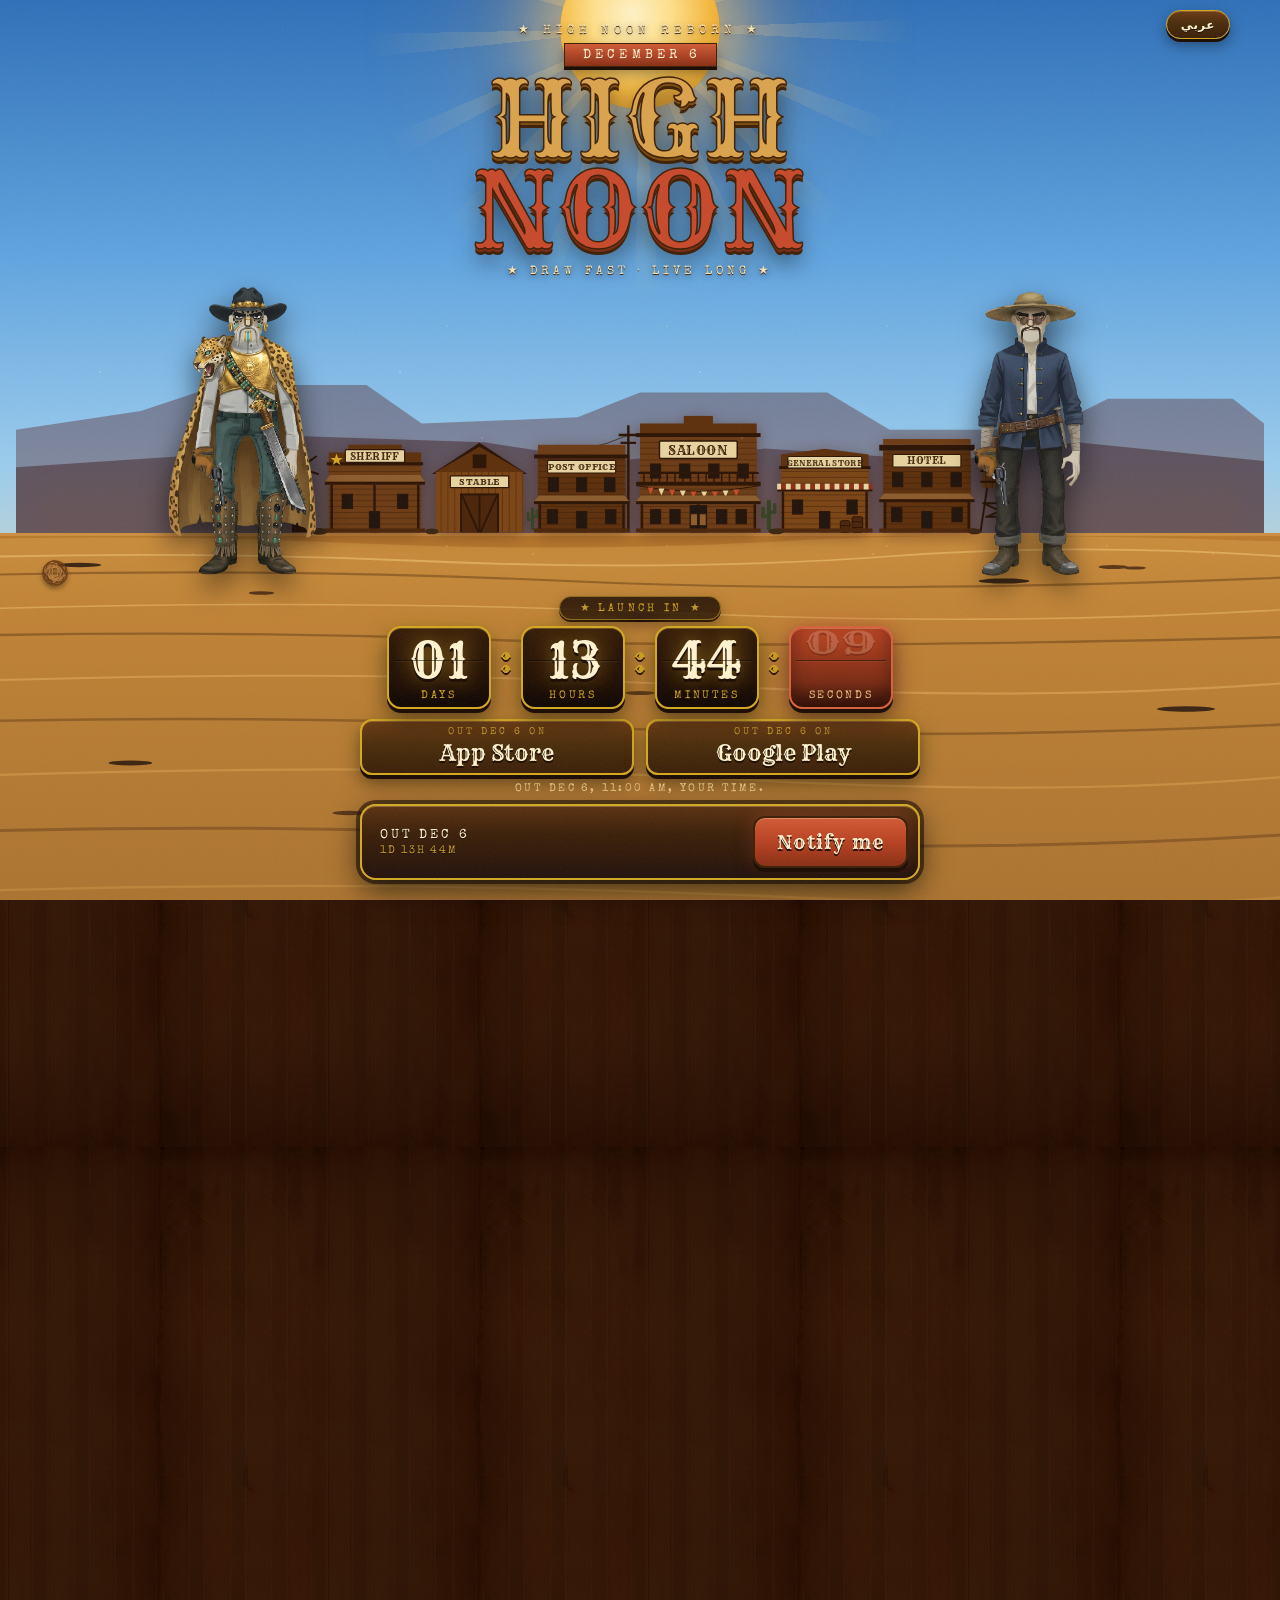
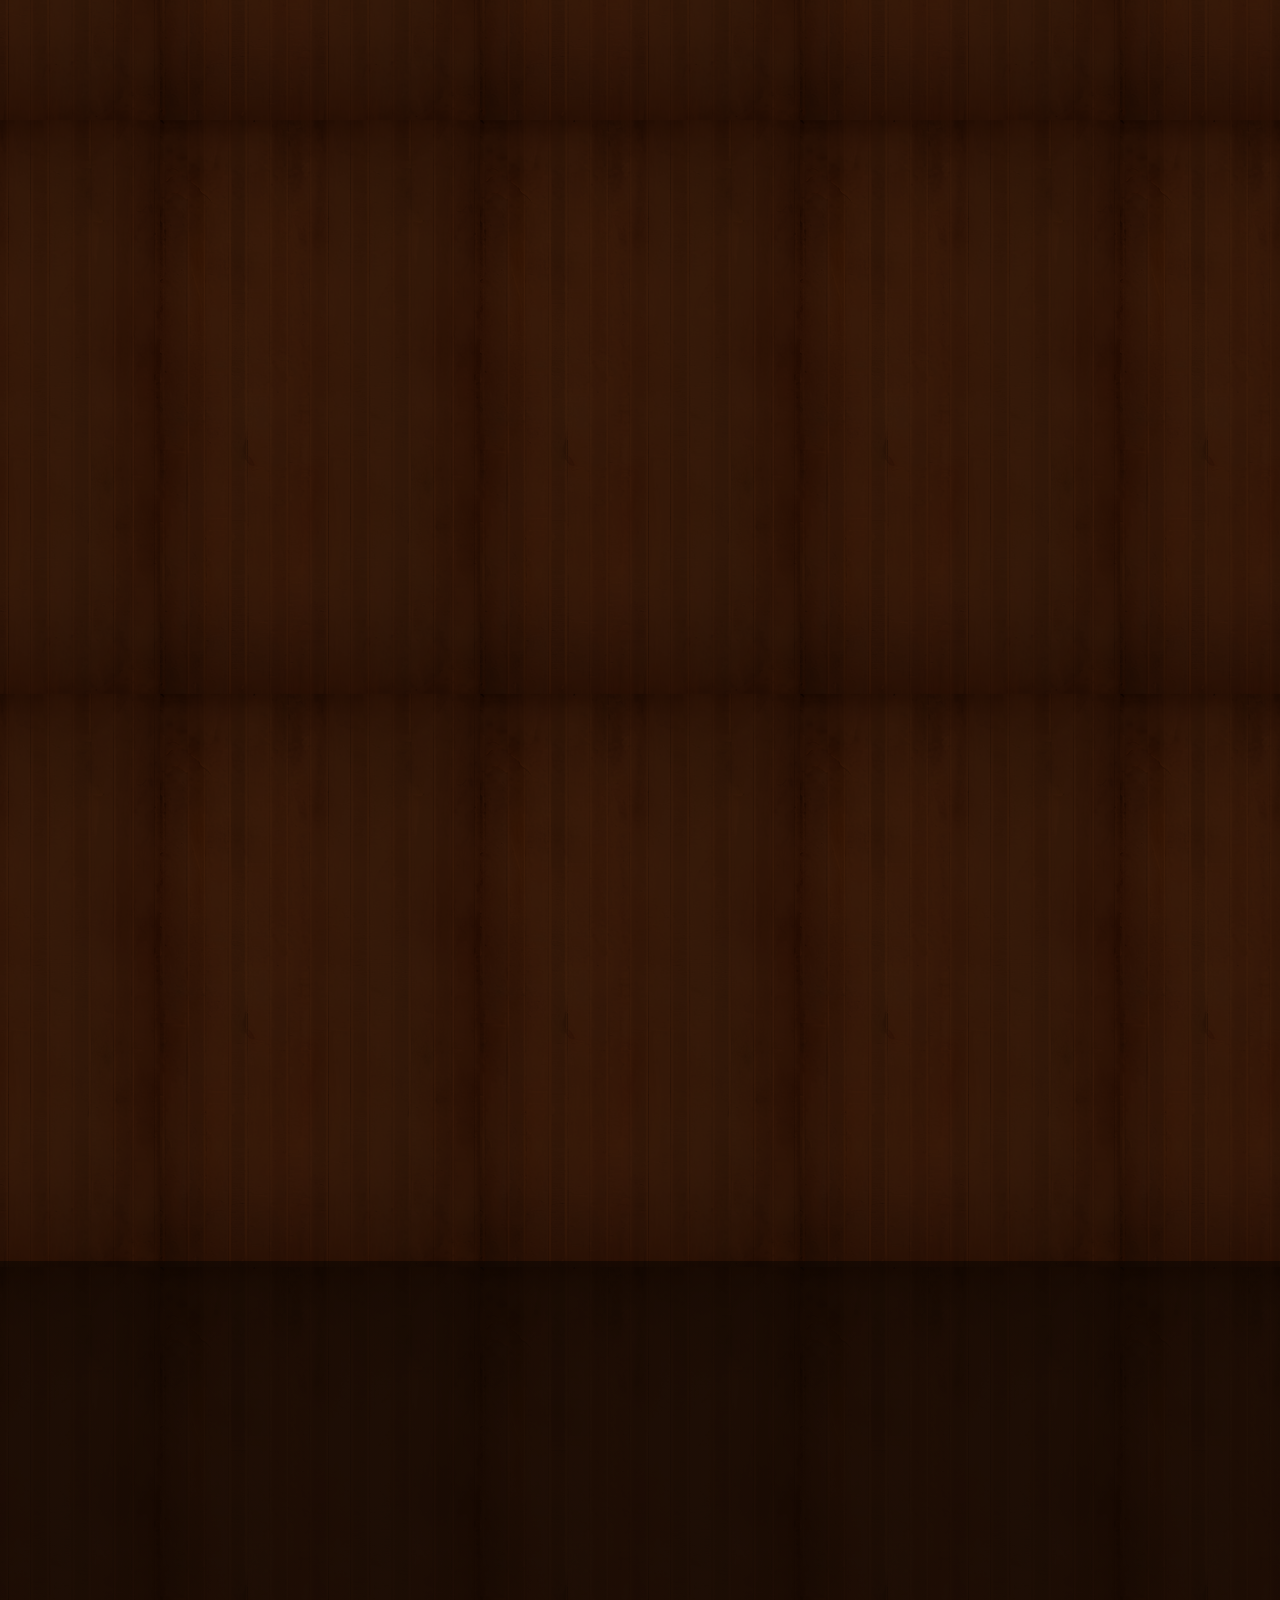
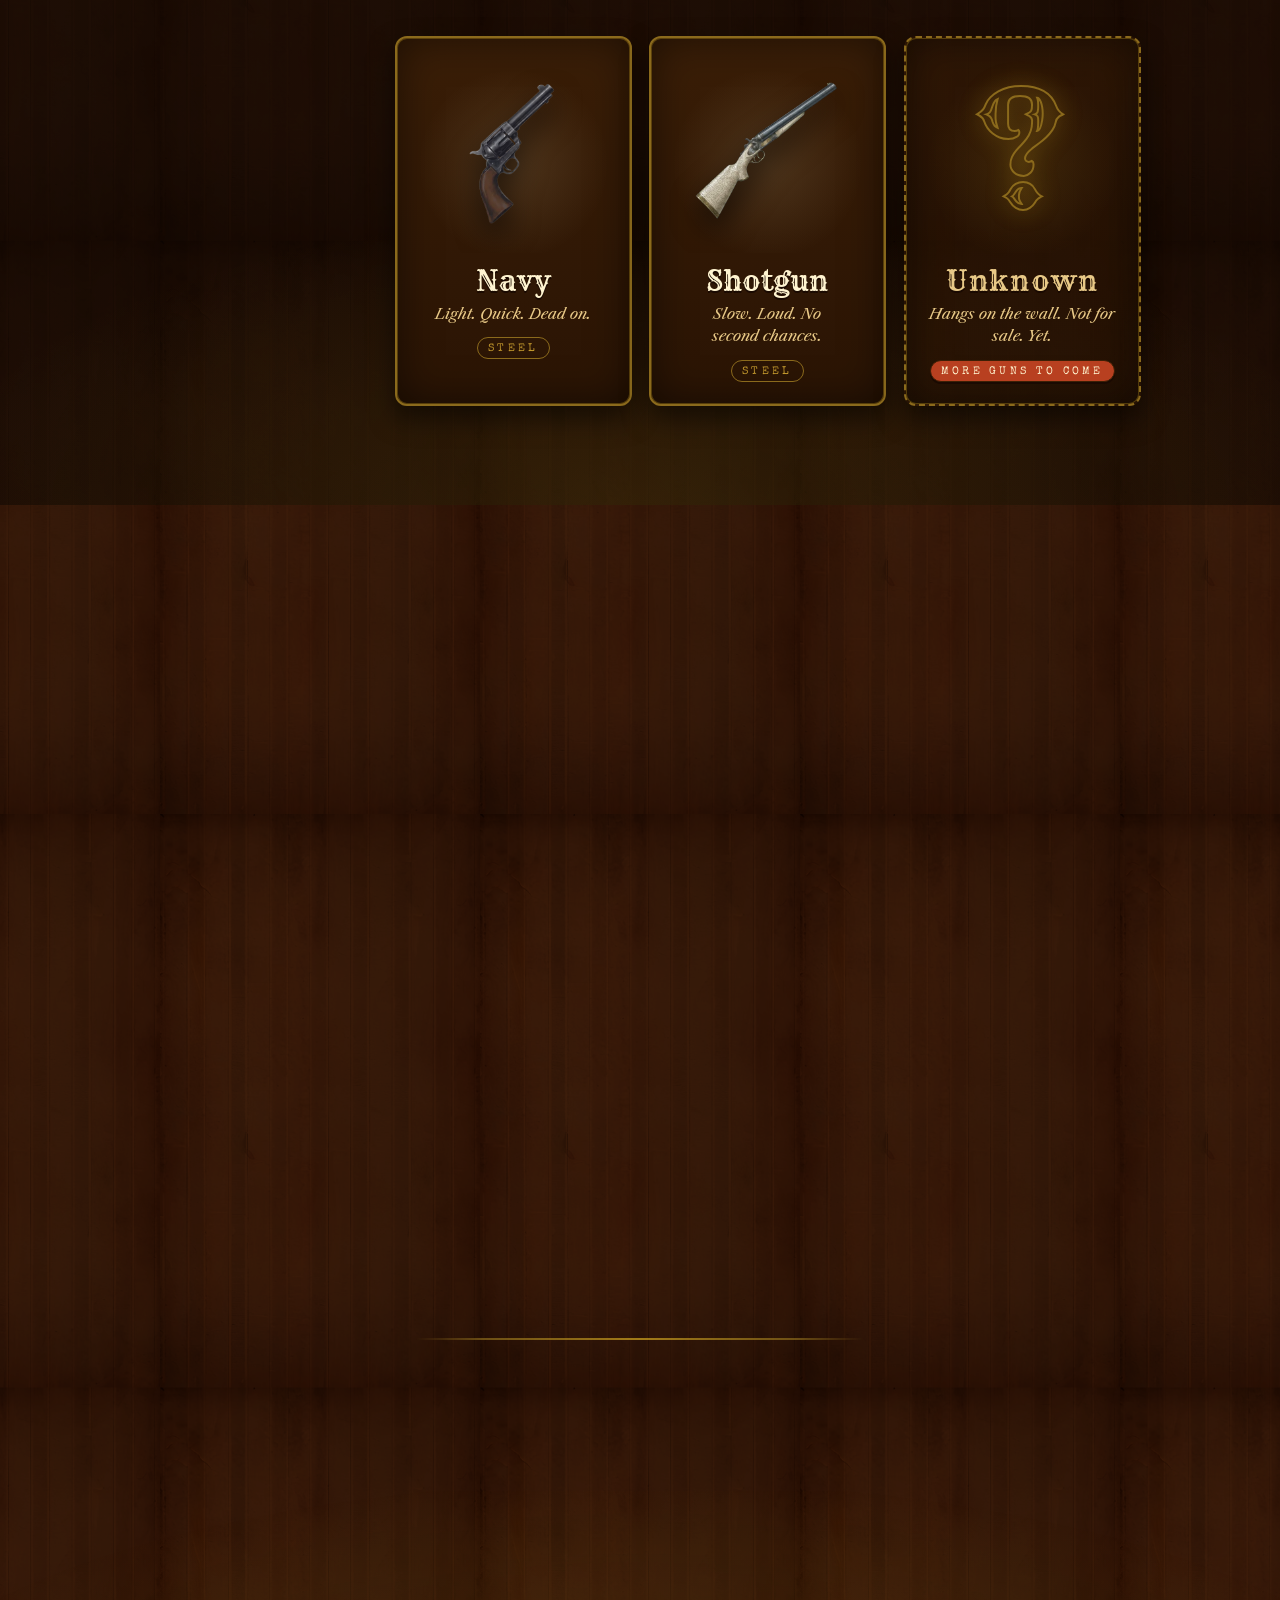
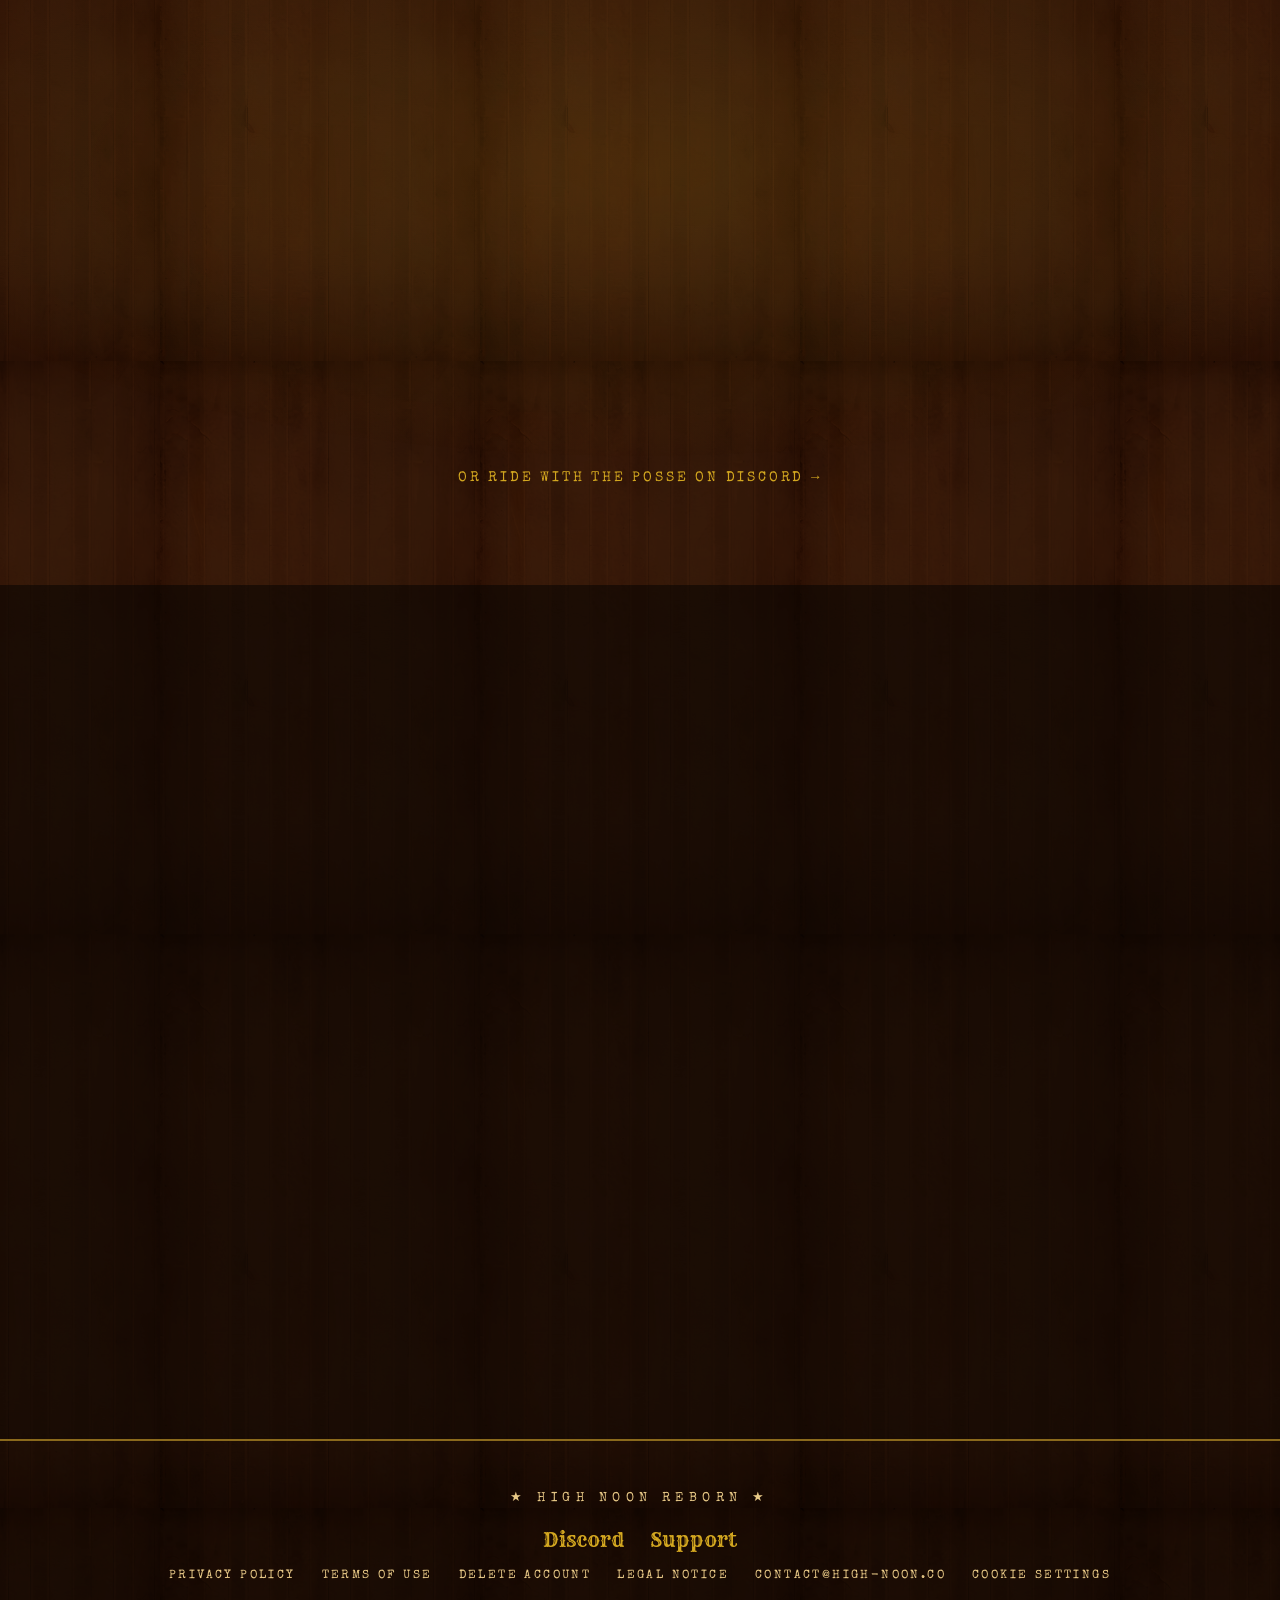
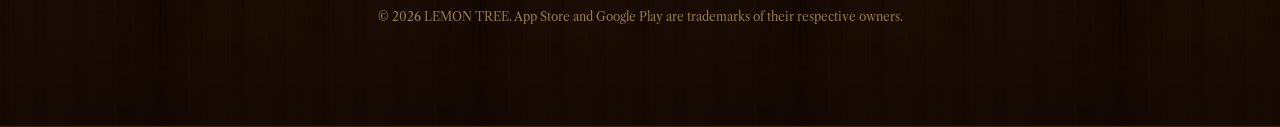
<file: index.html>
<!doctype html>
<html lang="en">
<head>
<meta charset="utf-8">
<meta http-equiv="Content-Security-Policy" content="default-src 'none'; script-src 'self' https://app.us7.list-manage.com https://connect.facebook.net; style-src 'self'; img-src 'self' data: https://www.facebook.com; font-src 'self'; connect-src 'self' https://www.facebook.com https://connect.facebook.net; base-uri 'none'; form-action 'self'; upgrade-insecure-requests">
<meta name="viewport" content="width=device-width, initial-scale=1">
<meta name="referrer" content="strict-origin-when-cross-origin">
<meta name="theme-color" content="#1a0f05">
<title>High Noon — Out December 6 on App Store &amp; Google Play</title>
<meta name="description" content="High Noon — 1v1 western duels. Draw fast, live long. Out December 6, 2026 on iOS and Android.">
<link rel="icon" type="image/png" href="assets/favicon.png?v=20261031s">
<link rel="apple-touch-icon" sizes="180x180" href="assets/apple-touch-icon.png">
<link rel="canonical" href="https://high-noon.co/">
<link rel="alternate" hreflang="en" href="https://high-noon.co/?lang=en">
<link rel="alternate" hreflang="ar" href="https://high-noon.co/?lang=ar">
<link rel="alternate" hreflang="x-default" href="https://high-noon.co/">
<meta property="og:type" content="website">
<meta property="og:title" content="High Noon — Out December 6 on App Store &amp; Google Play">
<meta property="og:description" content="1v1 western duels. Draw fast, live long. Out December 6, 2026 on iOS and Android.">
<meta property="og:url" content="https://high-noon.co/">
<meta property="og:image" content="https://high-noon.co/assets/og.jpg">
<meta name="twitter:card" content="summary_large_image">
<link rel="preload" href="assets/fonts/rye-400-latin.woff2" as="font" type="font/woff2" crossorigin>
<link rel="preload" href="assets/fonts/special-elite-400-latin.woff2" as="font" type="font/woff2" crossorigin>
<script src="assets/lang.js?v=20261127b"></script>
<link rel="stylesheet" href="assets/landing.css?v=20261127b">
</head>
<body>
<div class="grain"></div>

<div class="hero-wrap"><header class="hero" id="top">
<div class="hero-content">
<button type="button" class="lang" id="lang" lang="ar" aria-label="العربية">عربي</button>
<div class="hero-top">
<span class="wordmark" lang="en">★ High Noon Reborn ★</span>
<span class="ribbon" id="ribbon" data-i18n="ribbon">December 6</span>
</div>
<h1 class="hero-title"><span class="w w1" lang="en">HIGH</span><span class="w w2" lang="en">NOON</span><span class="hero-tag" data-i18n="hero_tag">★ Draw fast · Live long ★</span></h1>
<div class="posse">
<div class="scene">
<div class="layer sun"><div class="rays"></div><div class="disc"></div></div>
<div class="haze"></div>
<div class="layer mesas"><svg viewBox="0 0 400 80" preserveAspectRatio="xMidYMax slice" aria-hidden="true"><path d="M0 80V46l40-6 30-10h40l20 14 50-2 20-8h60l20 12h50l20-10h40l10 8v36Z" fill="#5a2a2e" opacity=".42"/><path d="M0 80V58l60-4 30-6 60 2 40 6 50-4 60 4 40-6 60 6v24Z" fill="#3f1e20" opacity=".5"/></svg></div>
<div class="layer town"><svg viewBox="0 0 800 180" preserveAspectRatio="xMidYMax meet" aria-hidden="true">
<defs>
<pattern id="brd" width="6" height="6" patternUnits="userSpaceOnUse"><line x1="0" y1="5.5" x2="6" y2="5.5" stroke="#2a1203" stroke-width="1" opacity=".4"/></pattern>
<pattern id="brdv" width="7" height="7" patternUnits="userSpaceOnUse"><line x1="6.5" y1="0" x2="6.5" y2="7" stroke="#2a1203" stroke-width="1" opacity=".4"/></pattern>
<pattern id="awn" width="10" height="10" patternUnits="userSpaceOnUse"><rect width="10" height="10" fill="#8a2e14"/><rect width="5" height="10" fill="#E8D4A0"/></pattern>
<symbol id="win" viewBox="0 0 12 16"><rect width="12" height="16" fill="#2a1203"/><rect x="1.5" y="1.5" width="9" height="13" fill="#1d120c"/><rect class="lit" x="1.5" y="1.5" width="9" height="13" fill="#FFC24A"/><path d="M6 1.5v13M1.5 8h9" stroke="#2a1203" stroke-width="1"/></symbol>
<symbol id="door" viewBox="0 0 12 22"><rect width="12" height="22" fill="#2a1203"/><rect x="1.5" y="1.5" width="9" height="20.5" fill="#1d120c"/><rect class="lit" x="1.5" y="1.5" width="9" height="20.5" fill="#FFB347"/></symbol>
<symbol id="cactus" viewBox="0 0 20 40"><rect x="7.5" y="3" width="5" height="37" rx="2.5" fill="#33411f"/><rect x="1" y="11" width="4" height="14" rx="2" fill="#33411f"/><rect x="1" y="21" width="9" height="4" rx="2" fill="#33411f"/><rect x="15" y="7" width="4" height="13" rx="2" fill="#33411f"/><rect x="10" y="16" width="9" height="4" rx="2" fill="#33411f"/></symbol>
</defs>
<g class="town-art">
<g fill="#2a1203"><polygon points="42,170 58,170 54,108 46,108"/><rect x="40" y="134" width="20" height="2"/><rect x="42" y="150" width="16" height="2"/><rect x="36" y="124" width="28" height="7" rx="1"/></g>
<g stroke="#2a1203" stroke-width="2" stroke-linecap="round" fill="none"><path d="M50 104V82M50 104l19 6M50 104l-19 6M50 104l12 17M50 104l-12 17M50 104l17-12M50 104l-17-12"/></g><circle cx="50" cy="104" r="3" fill="#2a1203"/>
<use href="#cactus" x="8" y="134" width="16" height="36"/>
<rect x="80" y="100" width="95" height="70" fill="#6B3A12"/><rect x="80" y="100" width="95" height="70" fill="url(#brd)"/>
<polygon points="80,100 80,88 100,88 100,80 155,80 155,88 175,88 175,100" fill="#5C2E0A"/><rect x="78" y="98" width="99" height="3" fill="#2a1203"/>
<rect x="97" y="85" width="61" height="13" rx="1" fill="#E8D4A0" stroke="#2a1203" stroke-width="1.2"/><text x="127.5" y="95.5" text-anchor="middle" font-size="10">SHERIFF</text>
<polygon points="88,89 89.6,93.5 94.3,93.5 90.5,96.3 91.9,100.8 88,98 84.1,100.8 85.5,96.3 81.7,93.5 86.4,93.5" fill="#D4A820"/>
<polygon points="76,118 179,118 174,111 81,111" fill="#8B5A2B"/><rect x="76" y="118" width="103" height="3" fill="#2a1203"/>
<path d="M83 121v49M127 121v49M172 121v49" stroke="#2a1203" stroke-width="2.5"/>
<use href="#win" x="93" y="130" width="12" height="16"/><use href="#door" x="121" y="148" width="12" height="22"/><use href="#win" x="150" y="130" width="12" height="16"/>
<rect x="76" y="166" width="103" height="4" fill="#4A2308"/>
<polygon points="186,110 235,78 284,110" fill="#2a1203"/><rect x="190" y="108" width="90" height="62" fill="#7A4312"/><rect x="190" y="108" width="90" height="62" fill="url(#brdv)"/><polygon points="190,108 235,82 280,108" fill="#5C2E0A"/>
<rect x="228" y="90" width="14" height="14" fill="#2a1203"/><rect class="lit" x="230" y="92" width="10" height="10" fill="#FFC24A"/>
<rect x="205" y="112" width="60" height="12" rx="1" fill="#E8D4A0" stroke="#2a1203" stroke-width="1.2"/><text x="235" y="121.5" text-anchor="middle" font-size="9.5">STABLE</text>
<rect x="215" y="130" width="40" height="40" fill="#2a1203"/><rect x="217" y="132" width="17" height="38" fill="#4A2308"/><rect x="236" y="132" width="17" height="38" fill="#4A2308"/><path d="M217 132l17 38M253 132l-17 38" stroke="#2a1203" stroke-width="2"/>
<path d="M388 60v110M378 70h20M380 78h16" stroke="#2a1203" stroke-width="2.5"/><path d="M300 86q44 4 88-16M388 70q44 6 100-6" stroke="#2a1203" stroke-width="1" fill="none" opacity=".7"/>
<use href="#cactus" x="283" y="140" width="13" height="30"/>
<rect x="295" y="92" width="90" height="78" fill="#5C2E0A"/><rect x="295" y="92" width="90" height="78" fill="url(#brd)"/>
<rect x="295" y="80" width="90" height="12" fill="#6B3A12"/><rect x="291" y="90" width="98" height="4" fill="#2a1203"/>
<rect x="305" y="96" width="70" height="13" rx="1" fill="#E8D4A0" stroke="#2a1203" stroke-width="1.2"/><text x="340" y="106" text-anchor="middle" font-size="9">POST OFFICE</text>
<use href="#win" x="305" y="113" width="12" height="16"/><use href="#win" x="334" y="113" width="12" height="16"/><use href="#win" x="363" y="113" width="12" height="16"/>
<polygon points="291,138 389,138 384,132 296,132" fill="#8B5A2B"/><rect x="291" y="138" width="98" height="3" fill="#2a1203"/>
<path d="M297 141v29M383 141v29" stroke="#2a1203" stroke-width="2.5"/>
<use href="#win" x="304" y="146" width="12" height="16"/><use href="#door" x="334" y="148" width="12" height="22"/><use href="#win" x="364" y="146" width="12" height="16"/>
<rect x="291" y="166" width="98" height="4" fill="#4A2308"/>
<rect x="400" y="70" width="120" height="100" fill="#6B3A12"/><rect x="400" y="70" width="120" height="100" fill="url(#brd)"/>
<polygon points="400,70 400,58 445,58 445,50 475,50 475,58 520,58 520,70" fill="#5C2E0A"/><rect x="396" y="68" width="128" height="4" fill="#2a1203"/>
<rect x="420" y="76" width="80" height="18" rx="1.5" fill="#E8D4A0" stroke="#2a1203" stroke-width="1.5"/><text x="460" y="90" text-anchor="middle" font-size="13.5">SALOON</text>
<use href="#win" x="410" y="99" width="12" height="16"/><use href="#win" x="440" y="99" width="12" height="16"/><use href="#win" x="470" y="99" width="12" height="16"/><use href="#win" x="500" y="99" width="12" height="16"/>
<rect x="396" y="118" width="128" height="4" fill="#2a1203"/><path d="M398 109h124" stroke="#2a1203" stroke-width="2"/><path d="M404 109v9M412 109v9M420 109v9M428 109v9M436 109v9M444 109v9M452 109v9M460 109v9M468 109v9M476 109v9M484 109v9M492 109v9M500 109v9M508 109v9M516 109v9" stroke="#2a1203" stroke-width="1.5"/>
<path d="M396 122q64 12 128 0" stroke="#2a1203" stroke-width="1" fill="none"/><g fill="#C8482A"><polygon points="408,124 414,124 411,131"/><polygon points="430,126 436,126 433,133"/><polygon points="452,128 458,128 455,135"/><polygon points="474,128 480,128 477,135"/><polygon points="496,126 502,126 499,133"/></g><g fill="#E8D4A0"><polygon points="419,125 425,125 422,132"/><polygon points="441,127 447,127 444,134"/><polygon points="463,128 469,128 466,135"/><polygon points="485,127 491,127 488,134"/></g>
<polygon points="396,138 524,138 519,132 401,132" fill="#8B5A2B"/><rect x="396" y="138" width="128" height="3" fill="#2a1203"/>
<path d="M402 141v29M460 141v29M518 141v29" stroke="#2a1203" stroke-width="2.5"/>
<use href="#win" x="410" y="146" width="12" height="16"/><use href="#win" x="430" y="146" width="12" height="16"/><rect x="451" y="142" width="18" height="28" fill="#1d120c"/><rect class="lit" x="453" y="144" width="14" height="26" fill="#FFB347"/><rect x="452" y="151" width="7" height="12" fill="#8B5A2B" stroke="#2a1203" stroke-width=".8"/><rect x="461" y="151" width="7" height="12" fill="#8B5A2B" stroke="#2a1203" stroke-width=".8"/><use href="#win" x="478" y="146" width="12" height="16"/><use href="#win" x="498" y="146" width="12" height="16"/>
<rect x="396" y="166" width="128" height="4" fill="#4A2308"/>
<use href="#cactus" x="524" y="132" width="17" height="38"/>
<rect x="545" y="104" width="90" height="66" fill="#7A4312"/><rect x="545" y="104" width="90" height="66" fill="url(#brd)"/>
<polygon points="545,104 545,90 590,84 635,90 635,104" fill="#5C2E0A"/><rect x="543" y="102" width="94" height="3" fill="#2a1203"/>
<rect x="552" y="92" width="76" height="12" rx="1" fill="#E8D4A0" stroke="#2a1203" stroke-width="1.2"/><text x="590" y="101.5" text-anchor="middle" font-size="8.5">GENERAL STORE</text>
<rect x="541" y="120" width="98" height="7" fill="url(#awn)"/><rect x="541" y="126" width="98" height="2" fill="#2a1203"/>
<path d="M547 128v42M633 128v42" stroke="#2a1203" stroke-width="2.5"/>
<use href="#win" x="556" y="136" width="12" height="16"/><use href="#door" x="584" y="148" width="12" height="22"/><use href="#win" x="612" y="136" width="12" height="16"/>
<g fill="#4A2308" stroke="#2a1203" stroke-width="1"><rect x="618" y="154" width="11" height="16" rx="2"/><rect x="606" y="158" width="10" height="12" rx="2"/></g><path d="M618 159h11M618 165h11M606 163h10" stroke="#2a1203" stroke-width="1"/>
<rect x="541" y="166" width="98" height="4" fill="#4A2308"/>
<rect x="650" y="86" width="90" height="84" fill="#5C2E0A"/><rect x="650" y="86" width="90" height="84" fill="url(#brd)"/>
<rect x="646" y="80" width="98" height="6" fill="#2a1203"/><rect x="650" y="74" width="90" height="6" fill="#6B3A12"/>
<rect x="660" y="90" width="70" height="13" rx="1" fill="#E8D4A0" stroke="#2a1203" stroke-width="1.2"/><text x="695" y="100" text-anchor="middle" font-size="10">HOTEL</text>
<use href="#win" x="659" y="108" width="12" height="16"/><use href="#win" x="689" y="108" width="12" height="16"/><use href="#win" x="719" y="108" width="12" height="16"/>
<polygon points="646,136 744,136 739,130 651,130" fill="#8B5A2B"/><rect x="646" y="136" width="98" height="3" fill="#2a1203"/>
<path d="M652 139v31M738 139v31" stroke="#2a1203" stroke-width="2.5"/>
<use href="#win" x="658" y="144" width="12" height="16"/><use href="#door" x="689" y="148" width="12" height="22"/><use href="#win" x="720" y="144" width="12" height="16"/>
<rect x="646" y="166" width="98" height="4" fill="#4A2308"/>
<polygon points="748,98 792,98 770,86" fill="#2a1203"/><rect x="752" y="98" width="36" height="26" fill="#6B3A12"/><rect x="752" y="98" width="36" height="26" fill="url(#brdv)"/><rect x="750" y="106" width="40" height="2" fill="#2a1203"/><rect x="750" y="117" width="40" height="2" fill="#2a1203"/>
<path d="M757 124l-7 46M783 124l7 46M752 140h36M755 154h30M753 140l30 14M787 140l-30 14" stroke="#2a1203" stroke-width="2" fill="none"/>
<g fill="#3a2410"><ellipse cx="70" cy="169" rx="9" ry="3.5"/><ellipse cx="186" cy="169" rx="7" ry="3"/><ellipse cx="540" cy="169" rx="8" ry="3"/><ellipse cx="744" cy="169" rx="7" ry="3"/></g>
</g>
</svg></div>
<div class="ground"><svg class="dunes" viewBox="0 0 400 420" preserveAspectRatio="none" aria-hidden="true"><path d="M0 8Q60 0 120 10T240 8T400 12V420H0Z" fill="#dca24f" opacity=".45"/><path d="M0 26q70-9 140 2t130-5 130 7" stroke="#f3c777" stroke-width="1.8" fill="none" opacity=".55"/><path d="M0 44q90-11 180 4t220-7" stroke="#4a2608" stroke-width="2.2" fill="none" opacity=".4"/><path d="M0 78q110-14 210 2t190-9" stroke="#f3c777" stroke-width="1.6" fill="none" opacity=".45"/><path d="M0 104q80-8 160 3t240-5" stroke="#3a1c06" stroke-width="2.4" fill="none" opacity=".35"/><path d="M0 150q120-16 220 3t180-10" stroke="#f0bd6e" stroke-width="2" fill="none" opacity=".4"/><path d="M0 190q90-10 190 5t210-8" stroke="#3a1c06" stroke-width="2.6" fill="none" opacity=".33"/><path d="M0 245q130-18 230 2t170-12" stroke="#eab45f" stroke-width="2.2" fill="none" opacity=".35"/><path d="M0 300q100-12 200 6t200-10" stroke="#35190a" stroke-width="3" fill="none" opacity=".3"/><path d="M0 360q120-16 240 4t160-12" stroke="#e0a850" stroke-width="2.4" fill="none" opacity=".3"/><g fill="#3a2410"><ellipse cx="46" cy="32" rx="6" ry="2.2"/><ellipse cx="300" cy="48" rx="7" ry="2.6"/><ellipse cx="150" cy="96" rx="5" ry="2"/><ellipse cx="350" cy="176" rx="8" ry="2.8"/><ellipse cx="60" cy="230" rx="6" ry="2.4"/><ellipse cx="230" cy="330" rx="7" ry="2.6"/></g><g fill="#5a3416"><ellipse cx="330" cy="34" rx="4" ry="2"/><ellipse cx="336" cy="35" rx="3" ry="1.6"/><ellipse cx="96" cy="60" rx="3.5" ry="1.8"/><ellipse cx="200" cy="160" rx="4" ry="2"/><ellipse cx="120" cy="280" rx="4.5" ry="2.2"/><ellipse cx="300" cy="390" rx="4" ry="2"/></g></svg></div>
<div class="dust"></div>
</div>
<div class="layer skin-l front l"><img src="assets/skins/aztec-outlaw.webp" alt="The Aztec Outlaw" width="747" height="1000" fetchpriority="high"></div>
<div class="layer skin-l front r"><img src="assets/skins/iron-dragon.webp" alt="The Iron Dragon" width="747" height="1000" fetchpriority="high"></div>
<div class="tumble" aria-hidden="true"><svg viewBox="-16 -16 32 32"><g stroke="#6B3A12" stroke-width="1.2" fill="none" stroke-linecap="round" opacity="0.95"><circle cx="0" cy="0" r="13"></circle><ellipse cx="0" cy="0" rx="13" ry="9" transform="rotate(25)"></ellipse><ellipse cx="0" cy="0" rx="13" ry="9" transform="rotate(70)"></ellipse><ellipse cx="0" cy="0" rx="12" ry="7" transform="rotate(110)"></ellipse><ellipse cx="0" cy="0" rx="13" ry="5" transform="rotate(150)"></ellipse></g><g stroke="#C8894A" stroke-width="0.9" fill="none" stroke-linecap="round" opacity="0.85"><ellipse cx="0" cy="0" rx="10" ry="6" transform="rotate(15)"></ellipse><ellipse cx="0" cy="0" rx="9" ry="5" transform="rotate(60)"></ellipse><ellipse cx="0" cy="0" rx="10" ry="3" transform="rotate(95)"></ellipse><ellipse cx="0" cy="0" rx="8" ry="6" transform="rotate(135)"></ellipse></g></svg></div>
</div>
<div class="hero-cta">
<div class="countdown" id="countdown" role="timer" aria-labelledby="cd-label">
<span class="sr-only" id="cd-label" data-i18n="cd_label">Launch: December 6, 2026, at noon Paris time</span>
<p class="cd-k" aria-hidden="true" data-i18n="cd_k">Launch in</p>
<div class="cd" aria-hidden="true"><span class="cd-u"><b data-u="d">--</b><small data-i18n="cd_d">Days</small></span><i>:</i><span class="cd-u"><b data-u="h">--</b><small data-i18n="cd_h">Hours</small></span><i>:</i><span class="cd-u"><b data-u="m">--</b><small data-i18n="cd_m">Minutes</small></span><i>:</i><span class="cd-u cd-s"><b data-u="s">--</b><small data-i18n="cd_s">Seconds</small></span></div>
</div>
<div class="stores">
<a class="store" href="#notify" data-store="ios"><span class="store-k" data-i18n="soon_on">Out Dec 6 on</span><span class="store-n" lang="en">App Store</span></a>
<a class="store" href="#notify" data-store="android"><span class="store-k" data-i18n="soon_on">Out Dec 6 on</span><span class="store-n" lang="en">Google Play</span></a>
</div>
<p class="hero-note" id="heroNote" data-i18n="hero_note">Get the telegram at high noon.<b>↓</b></p>
</div>
</div>
</header></div>

<section class="sec beta-call" id="beta">
<div class="wrap">
<div class="call reveal">
<span class="call-tag" data-i18n="beta_tag">Launch</span>
<p class="kicker" data-i18n="beta_k">Game launch</p>
<h2 class="h2" data-i18n="beta_h">High Noon launches December 6.</h2>
<p class="status" data-i18n="beta_status">Open to everyone</p>
<p class="lede" data-i18n="beta_p">The beta is over. Thanks to the first testers, who dueled from October 31. On December 6, High Noon opens to everyone on iPhone and Android, free.</p>
<div class="call-btns">
<a class="btn btn-wood" href="#notify" id="launchListCta" data-i18n="beta_cta">Join the launch list →</a>
<a class="btn btn-red" href="https://discord.gg/k8mKZS4XHM" target="_blank" rel="noopener noreferrer" data-i18n="beta_discord">Join the community</a>
</div>
<p class="call-note" data-i18n="beta_note">Free on iOS &amp; Android · <a href="beta.html">About the beta</a></p>
</div>
</div>
</section>

<section class="sec duel" id="duel">
<div class="wrap">
<p class="kicker reveal" data-i18n="duel_k">What's waiting</p>
<h2 class="h2 reveal d1" data-i18n="duel_h">Duel.<br>Earn.<br>Climb.</h2>
<ol class="beats">
<li class="beat reveal rn12"><div class="ico img-ico"><img src="assets/icon-weapons.png" alt="" width="206" height="206"><b data-count="120" data-prefix="+">+0</b></div><span class="num">I</span><div><h3 data-i18n="beat1_h">Duel the world.</h3><p data-i18n="beat1_p">1v1 against outlaws everywhere. Win gold, loot and rank.</p></div></li>
<li class="beat reveal rp10 d1"><div class="ico"><div class="streak"><b data-count="7">0</b><small data-i18n="streak">day streak</small></div></div><span class="num">II</span><div><h3 data-i18n="beat2_h">Daily bounties.</h3><p data-i18n="beat2_p">New challenges every day. Miss one, lose your streak.</p></div></li>
<li class="beat reveal rn06 d2"><div class="ico img-ico pass"><img src="assets/icon-items.png" alt="" width="204" height="202"><i data-i18n="exclusive">Exclusive</i></div><span class="num">III</span><div><h3 data-i18n="beat3_h">Battle Pass.</h3><p data-i18n="beat3_p">Skins and iron you won't find in the shop.</p></div></li>
</ol>
</div>
</section>

<section class="sec arsenal" id="arsenal">
<div class="wrap">
<p class="kicker reveal" data-i18n="arsenal_k">The arsenal</p>
<h2 class="h2 reveal d1" data-i18n="arsenal_h">Choose your iron.</h2>
<p class="lede reveal d15" data-i18n="arsenal_p">Three guns at launch. Three finishes. More iron on the way.</p>
<div class="finish reveal d2" role="tablist"><button type="button" role="tab" class="on" data-finish="" aria-selected="true" data-i18n="steel">Steel</button><button type="button" role="tab" data-finish="-silver" aria-selected="false" data-i18n="silver">Silver</button><button type="button" role="tab" data-finish="-gold" aria-selected="false" data-i18n="gold">Gold</button></div>
</div>
<div class="guns">
<article class="gun reveal" data-gun="schofield" data-finish=""><div class="gun-img"><img src="assets/weapons/schofield.webp" alt="Schofield revolver" width="273" height="500"></div><h3 lang="en">Schofield</h3><p data-i18n="gun1_p">Balanced. Reliable. The classic.</p><span class="fin" data-i18n="steel">Steel</span></article>
<article class="gun reveal d1" data-gun="navy" data-finish=""><div class="gun-img"><img src="assets/weapons/navy.webp" alt="Navy revolver" width="500" height="500"></div><h3 lang="en">Navy</h3><p data-i18n="gun2_p">Light. Quick. Dead on.</p><span class="fin" data-i18n="steel">Steel</span></article>
<article class="gun reveal d2" data-gun="shotgun" data-finish=""><div class="gun-img"><img src="assets/weapons/shotgun.webp" alt="Shotgun" width="500" height="500"></div><h3 lang="en">Shotgun</h3><p data-i18n="gun3_p">Slow. Loud. No second chances.</p><span class="fin" data-i18n="steel">Steel</span></article>
<article class="gun tease reveal d3"><div class="gun-img"><span class="q">?</span></div><h3 data-i18n="tease_h">Unknown</h3><p data-i18n="tease_p">Hangs on the wall. Not for sale. Yet.</p><span class="fin" data-i18n="tease_fin">More guns to come</span></article>
</div>
<div class="guns-hint" aria-hidden="true"><i class="on"></i><i></i><i></i><i></i></div>
</section>

<section class="sec ranked" id="ranked">
<div class="wrap">
<p class="kicker reveal" data-i18n="ranked_k">Ranked · Seasons</p>
<h2 class="h2 reveal d1" data-i18n="ranked_h">Climb the ladder.</h2>
<p class="lede reveal d15" data-i18n="ranked_p">Every duel moves your Reward. Every season crowns new legends.</p>
<div class="board reveal d2">
<div class="board-head"><span data-i18n="season">Season IV</span><span class="seal">IV</span><span data-i18n="top_guns">Top guns</span></div>
<div class="cols"><span>#</span><span></span><span data-i18n="gunslinger">Gunslinger</span><span data-i18n="reward">Reward</span></div>
<ol class="rows">
<li class="row" data-rank="1" data-elo="2481"><span class="rk">1</span><img class="badge" src="assets/star-diamond.png" alt=""><span class="nm"><em>DeadeyeDan</em></span><b class="elo">0</b></li>
<li class="row" data-rank="2" data-elo="1996"><span class="rk">2</span><img class="badge" src="assets/star-platinum.png" alt=""><span class="nm"><em>La Veuve</em></span><b class="elo">0</b></li>
<li class="row" data-rank="3" data-elo="1990"><span class="rk">3</span><img class="badge" src="assets/star-platinum.png" alt=""><span class="nm"><em>Tombstone Tim</em></span><b class="elo">0</b></li>
<li class="row" data-rank="4" data-elo="1985"><span class="rk">4</span><img class="badge" src="assets/star-platinum.png" alt=""><span class="nm"><em>SixGun Sally</em></span><b class="elo">0</b></li>
<li class="row you" data-rank="5" data-elo="1978"><span class="rk">5</span><img class="badge" src="assets/star-platinum.png" alt=""><span class="nm"><em>Outlaw_42</em><i data-i18n="you">You</i></span><b class="elo">0</b><span class="gain">+24</span></li>
</ol>
<p class="board-foot" data-i18n="board_foot">Win: take Reward Points. Lose: give some back. Seasons reset the board, not your legend.</p>
</div>
<div class="tiers">
<div class="tier reveal" data-tier="rookie"><img class="badge" src="assets/star-bronze.png" alt=""><span data-i18n="rookie">Rookie</span><small>0</small></div>
<div class="tier reveal d08" data-tier="vagabond"><img class="badge" src="assets/star-silver.png" alt=""><span data-i18n="vagabond">Vagabond</span><small>500</small></div>
<div class="tier reveal d16" data-tier="outlaw"><img class="badge" src="assets/star-gold.png" alt=""><span data-i18n="outlaw">Outlaw</span><small>1,000</small></div>
<div class="tier reveal here d24" data-tier="marshal"><i class="pin" data-i18n="you">You</i><img class="badge" src="assets/star-platinum.png" alt=""><span data-i18n="marshal">Marshal</span><small>1,500</small></div>
<div class="tier reveal d32" data-tier="legend"><i class="pin" data-i18n="you">You</i><img class="badge" src="assets/star-diamond.png" alt=""><span data-i18n="legend">Legend</span><small>2,000</small></div>
</div>
</div>
</section>

<section class="sec notify" id="notify">
<div class="wrap">
<div class="poster reveal">
<span class="nail tl"></span><span class="nail tr"></span><span class="nail bl"></span><span class="nail br"></span>
<p class="poster-k" data-i18n="wanted">★ Wanted ★</p>
<h2 class="poster-h" data-i18n="you_h">You.</h2>
<p class="poster-p" id="posterP" data-i18n="poster_p">December 6, high noon. Be in the street. One telegram. No spam.</p>
<form class="form" novalidate data-endpoint="https://app.us7.list-manage.com/subscribe/post-json?u=4ce3532625e42c3aa5599476f&amp;id=47361efd00&amp;f_id=00c409e0f0">
<div class="hp" aria-hidden="true"><input type="text" name="b_4ce3532625e42c3aa5599476f_47361efd00" tabindex="-1" autocomplete="off" value=""></div>
<input type="email" name="EMAIL" placeholder="your@email.com" autocomplete="email" inputmode="email" required aria-label="Email address" data-i18n-aria="email_aria" dir="ltr">
<button type="submit" class="btn btn-red" data-i18n="notify_me">Notify me</button>
</form>
<p class="fine" data-i18n="fine">December 6 · App Store &amp; Google Play</p>
<p class="done" hidden data-i18n="done">Telegram received.<br>See you at noon.</p>
</div>
<a class="discord" href="https://discord.gg/k8mKZS4XHM" target="_blank" rel="noopener noreferrer" data-i18n="discord">Or ride with the posse on Discord →</a>
</div>
</section>

<section class="sec drawgame" id="draw">
<div class="wrap">
<p class="kicker reveal" data-i18n="draw_k">Prove it</p>
<h2 class="h2 reveal d1" data-i18n="draw_h">How fast is your draw?</h2>
<p class="lede reveal d15" data-i18n="draw_p">Tap when the bell rings. Not before.</p>
<div class="arena reveal d2" id="arena" data-state="idle" role="button" tabindex="0" aria-label="Quick draw reaction test" data-i18n-aria="arena_aria">
<div class="arena-bg"></div>
<div class="arena-flash"></div>
<div class="arena-ui">
<p class="arena-k" data-i18n="round_one">Round one</p>
<p class="arena-big" data-i18n="ready">READY?</p>
<p class="arena-sub" data-i18n="tap_saddle">Tap to saddle up</p>
<span class="btn btn-wood" data-i18n="saddle_up">Saddle up</span>
</div>
</div>
<div class="scores reveal d25">
<div class="best"><span data-i18n="your_best">Your best</span><b id="best">—</b></div>
<ol class="score-list" id="scoreList"></ol>
</div>
</div>
</section>

<footer class="foot">
<div class="wrap">
<div class="foot-mark" lang="en">★ High Noon Reborn ★</div>
<nav class="foot-links"><a href="https://discord.gg/k8mKZS4XHM" target="_blank" rel="noopener noreferrer">Discord</a><a href="/support/" lang="en">Support</a></nav>
<nav class="foot-legal"><a href="/privacy/" data-i18n="privacy">Privacy policy</a><a href="/terms/" lang="en">Terms of use</a><a href="/delete-account/" lang="en">Delete account</a><a href="/terms/#legal-notice" data-i18n="legal">Legal notice</a><a href="mailto:contact@high-noon.co">contact@high-noon.co</a><a href="#" data-consent-open hidden data-i18n="cookies">Cookie settings</a></nav>
<p class="copy" data-i18n="copy">© 2026 LEMON TREE. App Store and Google Play are trademarks of their respective owners.</p>
</div>
</footer>

<div class="sticky" id="sticky"><div class="sticky-in"><span><span id="stickyK" data-i18n="launching">Out Dec 6</span><small id="stickyS" lang="en">App Store · Google Play</small></span><a class="btn btn-red" id="stickyBtn" href="#notify" data-i18n="notify_me">Notify me</a></div></div>

<script src="assets/consent.js?v=20261126a" data-pixel="1439385060968025"></script>
<script src="assets/landing.js?v=20261127b"></script>
</body>
</html>
</file>
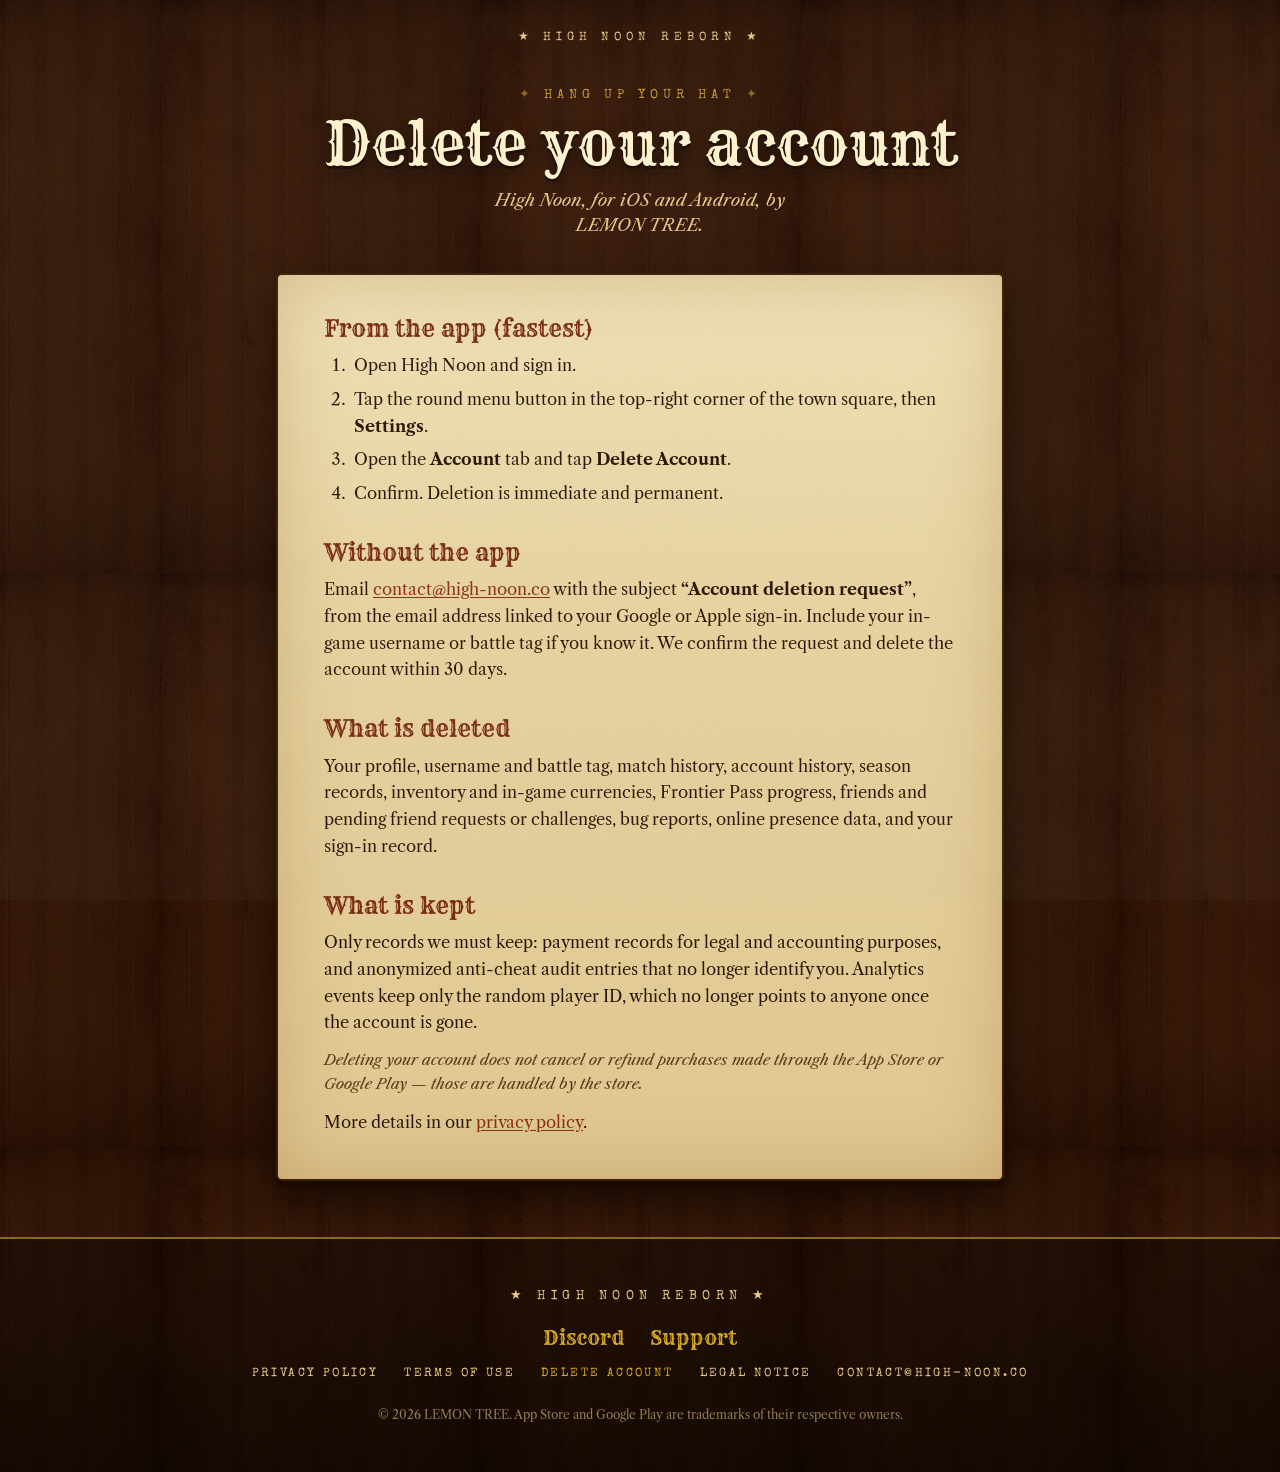
<file: delete-account/index.html>
<!doctype html>
<html lang="en">
<head>
<meta charset="utf-8">
<meta http-equiv="Content-Security-Policy" content="default-src 'none'; script-src 'self' https://app.us7.list-manage.com; style-src 'self'; img-src 'self' data:; font-src 'self'; connect-src 'self'; base-uri 'none'; form-action 'self'; upgrade-insecure-requests">
<meta name="viewport" content="width=device-width, initial-scale=1, viewport-fit=cover">
<meta name="referrer" content="strict-origin-when-cross-origin">
<meta name="theme-color" content="#1a0f05">
<title>Delete your account — High Noon</title>
<meta name="description" content="How to delete your High Noon account, from the app or by email, and what is deleted.">
<link rel="icon" type="image/png" href="../assets/favicon.png">
<link rel="canonical" href="https://high-noon.co/delete-account/">
<link rel="preload" href="../assets/fonts/rye-400-latin.woff2" as="font" type="font/woff2" crossorigin>
<link rel="stylesheet" href="../assets/landing.css">
<link rel="stylesheet" href="../assets/page.css">
</head>
<body class="page">
<div class="grain"></div>

<header class="top"><a class="top-mark" href="../">★ High Noon Reborn ★</a></header>

<div class="page-head">
<p class="kicker">Hang up your hat</p>
<h1 class="page-title">Delete your account</h1>
<p class="page-sub">High Noon, for iOS and Android, by LEMON TREE.</p>
</div>

<main class="doc">
<article class="sheet">
<h2>From the app (fastest)</h2>
<ol>
<li>Open High Noon and sign in.</li>
<li>Tap the round menu button in the top-right corner of the town square, then <strong>Settings</strong>.</li>
<li>Open the <strong>Account</strong> tab and tap <strong>Delete Account</strong>.</li>
<li>Confirm. Deletion is immediate and permanent.</li>
</ol>

<h2>Without the app</h2>
<p>Email <a href="mailto:contact@high-noon.co?subject=Account%20deletion%20request">contact@high-noon.co</a> with the subject <strong>“Account deletion request”</strong>, from the email address linked to your Google or Apple sign-in. Include your in-game username or battle tag if you know it. We confirm the request and delete the account within 30 days.</p>

<h2>What is deleted</h2>
<p>Your profile, username and battle tag, match history, account history, season records, inventory and in-game currencies, Frontier Pass progress, friends and pending friend requests or challenges, bug reports, online presence data, and your sign-in record.</p>

<h2>What is kept</h2>
<p>Only records we must keep: payment records for legal and accounting purposes, and anonymized anti-cheat audit entries that no longer identify you. Analytics events keep only the random player ID, which no longer points to anyone once the account is gone.</p>
<p class="note">Deleting your account does not cancel or refund purchases made through the App Store or Google Play — those are handled by the store.</p>

<p>More details in our <a href="../privacy/">privacy policy</a>.</p>
</article>
</main>

<footer class="foot">
<div class="wrap">
<div class="foot-mark">★ High Noon Reborn ★</div>
<nav class="foot-links"><a href="https://discord.gg/k8mKZS4XHM" target="_blank" rel="noopener noreferrer">Discord</a><a href="../support/">Support</a></nav>
<nav class="foot-legal"><a href="../privacy/">Privacy policy</a><a href="../terms/">Terms of use</a><a href="../delete-account/" aria-current="page">Delete account</a><a href="../terms/#legal-notice">Legal notice</a><a href="mailto:contact@high-noon.co">contact@high-noon.co</a></nav>
<p class="copy">© 2026 LEMON TREE. App Store and Google Play are trademarks of their respective owners.</p>
</div>
</footer>
</body>
</html>
</file>
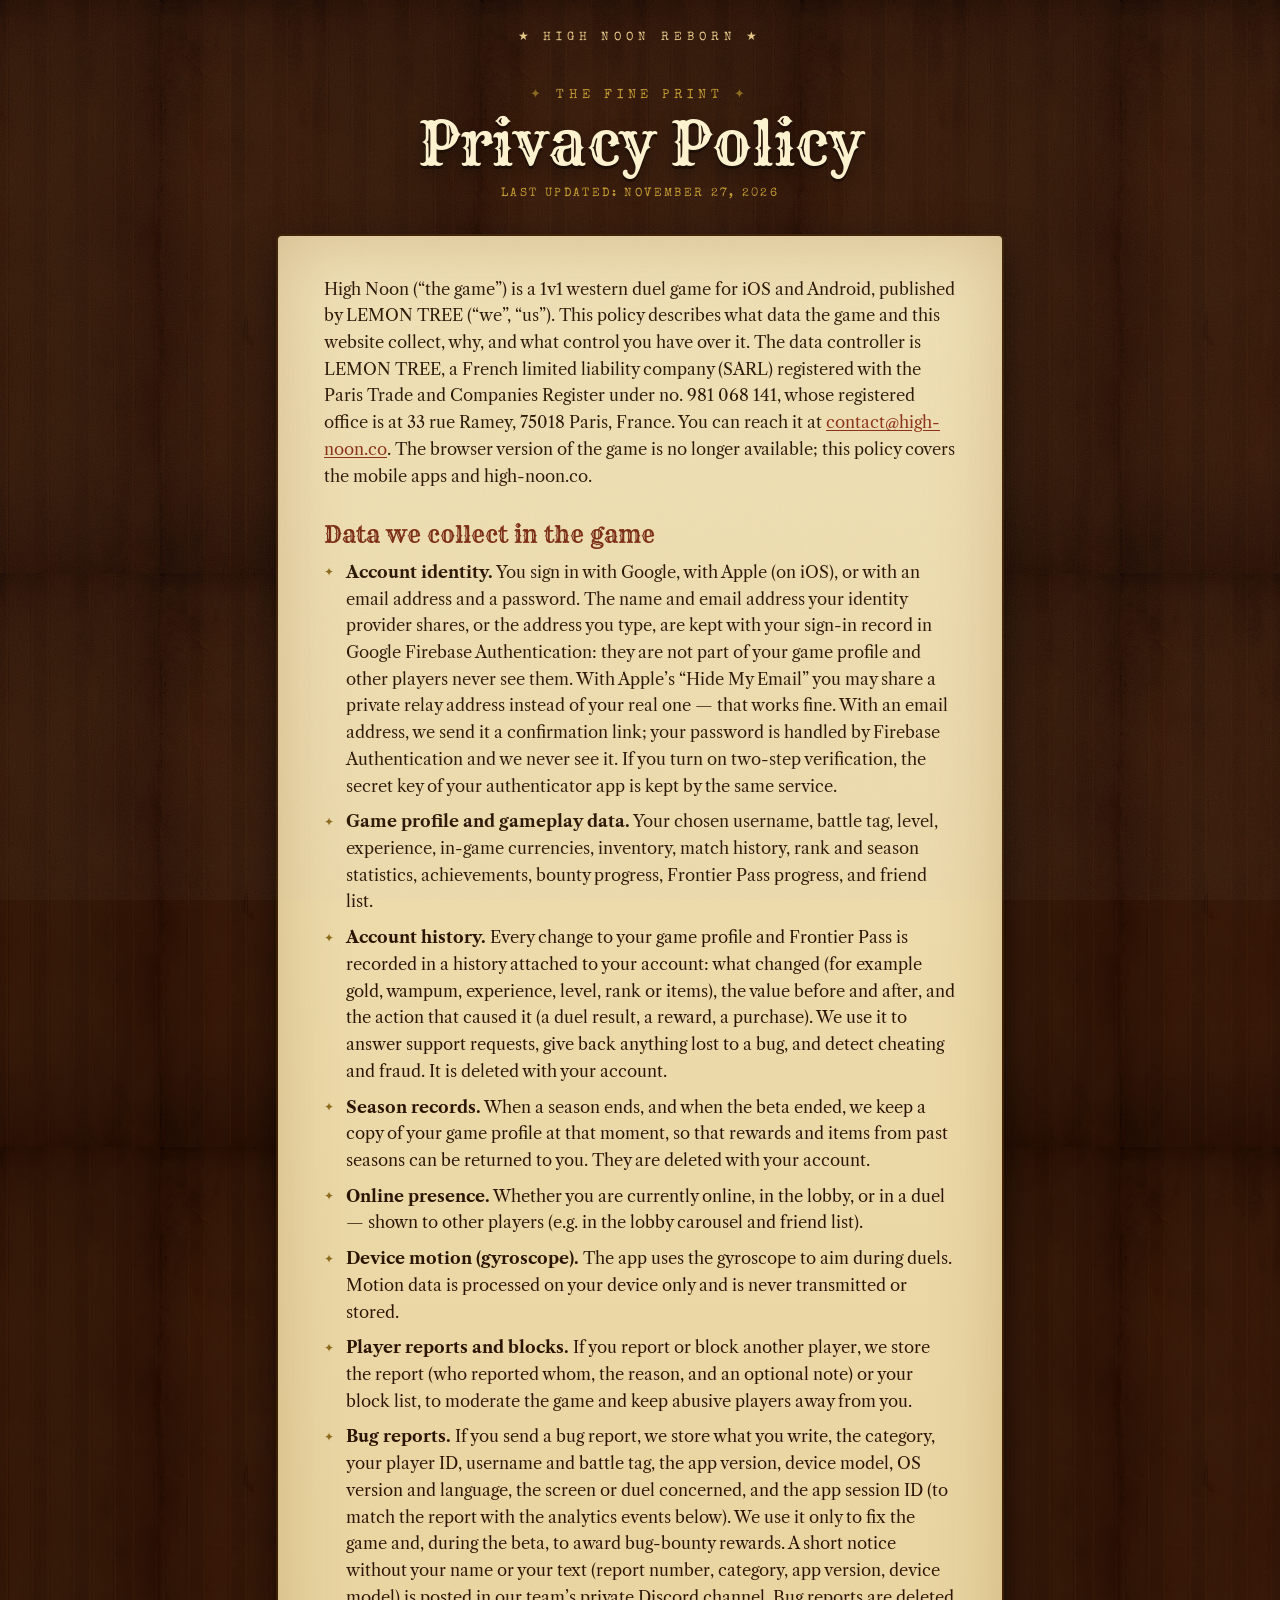
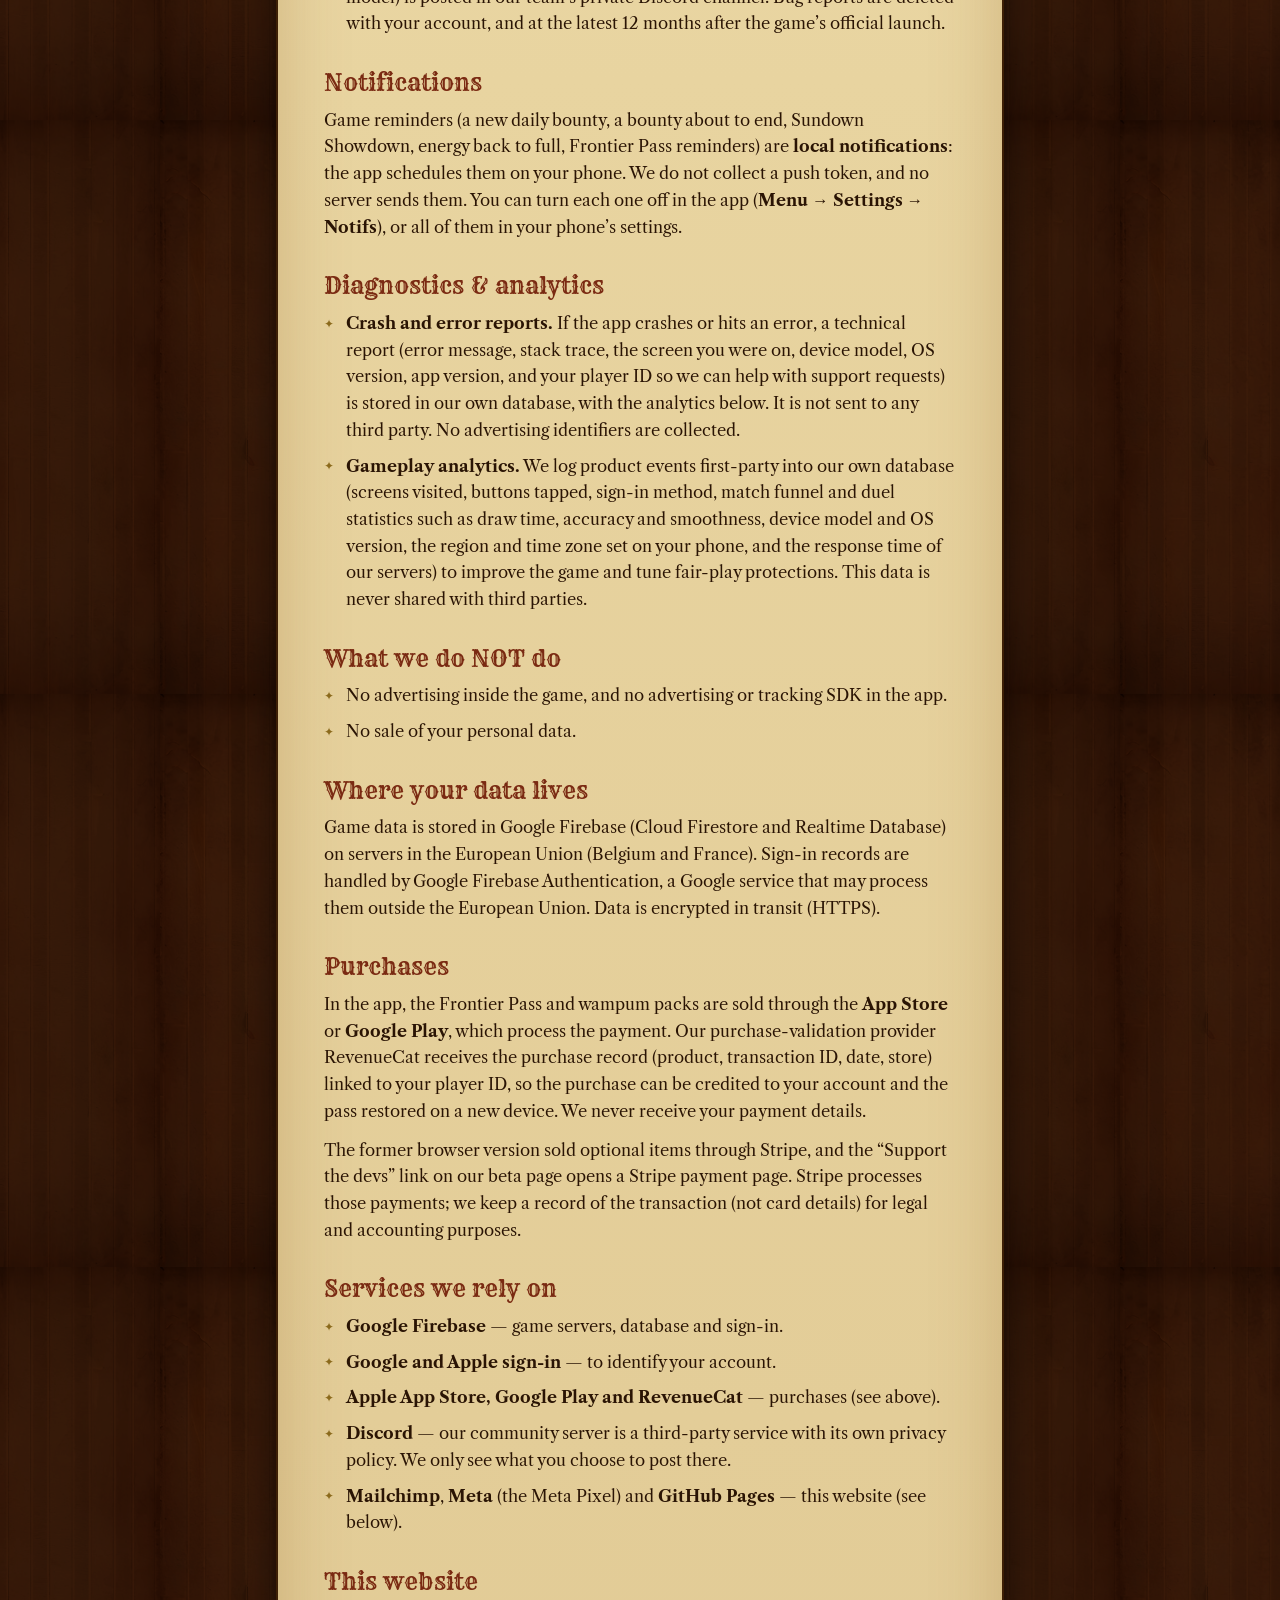
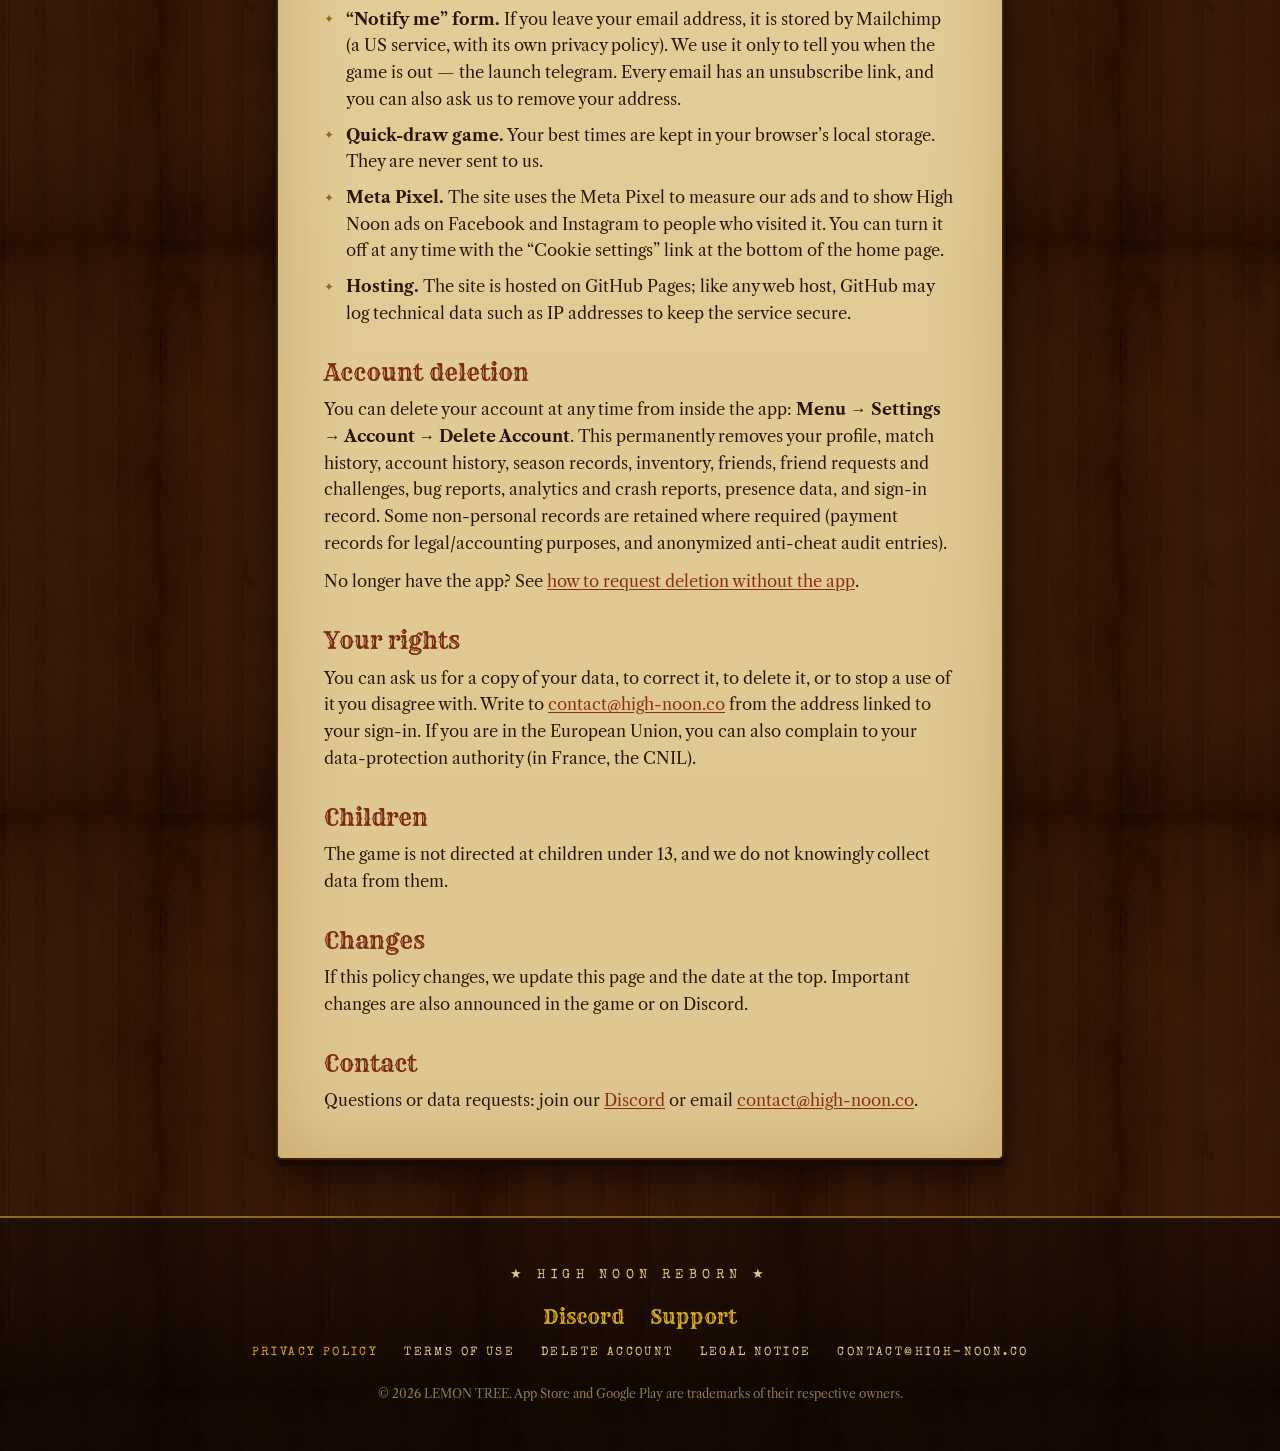
<file: privacy/index.html>
<!doctype html>
<html lang="en">
<head>
<meta charset="utf-8">
<meta http-equiv="Content-Security-Policy" content="default-src 'none'; script-src 'self' https://app.us7.list-manage.com; style-src 'self'; img-src 'self' data:; font-src 'self'; connect-src 'self'; base-uri 'none'; form-action 'self'; upgrade-insecure-requests">
<meta name="viewport" content="width=device-width, initial-scale=1, viewport-fit=cover">
<meta name="referrer" content="strict-origin-when-cross-origin">
<meta name="theme-color" content="#1a0f05">
<title>Privacy Policy — High Noon</title>
<meta name="description" content="What data the High Noon app and website collect, why, and the control you have over it.">
<link rel="icon" type="image/png" href="../assets/favicon.png">
<link rel="canonical" href="https://high-noon.co/privacy/">
<link rel="preload" href="../assets/fonts/rye-400-latin.woff2" as="font" type="font/woff2" crossorigin>
<link rel="stylesheet" href="../assets/landing.css">
<link rel="stylesheet" href="../assets/page.css">
</head>
<body class="page">
<div class="grain"></div>

<header class="top"><a class="top-mark" href="../">★ High Noon Reborn ★</a></header>

<div class="page-head">
<p class="kicker">The fine print</p>
<h1 class="page-title">Privacy Policy</h1>
<p class="updated">Last updated: November 27, 2026</p>
</div>

<main class="doc">
<article class="sheet">
<p>High Noon (“the game”) is a 1v1 western duel game for iOS and Android, published by LEMON TREE (“we”, “us”). This policy describes what data the game and this website collect, why, and what control you have over it. The data controller is LEMON TREE, a French limited liability company (SARL) registered with the Paris Trade and Companies Register under no. 981 068 141, whose registered office is at 33 rue Ramey, 75018 Paris, France. You can reach it at <a href="mailto:contact@high-noon.co">contact@high-noon.co</a>. The browser version of the game is no longer available; this policy covers the mobile apps and high-noon.co.</p>

<h2>Data we collect in the game</h2>
<ul>
<li><strong>Account identity.</strong> You sign in with Google, with Apple (on iOS), or with an email address and a password. The name and email address your identity provider shares, or the address you type, are kept with your sign-in record in Google Firebase Authentication: they are not part of your game profile and other players never see them. With Apple’s “Hide My Email” you may share a private relay address instead of your real one — that works fine. With an email address, we send it a confirmation link; your password is handled by Firebase Authentication and we never see it. If you turn on two-step verification, the secret key of your authenticator app is kept by the same service.</li>
<li><strong>Game profile and gameplay data.</strong> Your chosen username, battle tag, level, experience, in-game currencies, inventory, match history, rank and season statistics, achievements, bounty progress, Frontier Pass progress, and friend list.</li>
<li><strong>Account history.</strong> Every change to your game profile and Frontier Pass is recorded in a history attached to your account: what changed (for example gold, wampum, experience, level, rank or items), the value before and after, and the action that caused it (a duel result, a reward, a purchase). We use it to answer support requests, give back anything lost to a bug, and detect cheating and fraud. It is deleted with your account.</li>
<li><strong>Season records.</strong> When a season ends, and when the beta ended, we keep a copy of your game profile at that moment, so that rewards and items from past seasons can be returned to you. They are deleted with your account.</li>
<li><strong>Online presence.</strong> Whether you are currently online, in the lobby, or in a duel — shown to other players (e.g. in the lobby carousel and friend list).</li>
<li><strong>Device motion (gyroscope).</strong> The app uses the gyroscope to aim during duels. Motion data is processed on your device only and is never transmitted or stored.</li>
<li><strong>Player reports and blocks.</strong> If you report or block another player, we store the report (who reported whom, the reason, and an optional note) or your block list, to moderate the game and keep abusive players away from you.</li>
<li><strong>Bug reports.</strong> If you send a bug report, we store what you write, the category, your player ID, username and battle tag, the app version, device model, OS version and language, the screen or duel concerned, and the app session ID (to match the report with the analytics events below). We use it only to fix the game and, during the beta, to award bug-bounty rewards. A short notice without your name or your text (report number, category, app version, device model) is posted in our team’s private Discord channel. Bug reports are deleted with your account, and at the latest 12 months after the game’s official launch.</li>
</ul>

<h2>Notifications</h2>
<p>Game reminders (a new daily bounty, a bounty about to end, Sundown Showdown, energy back to full, Frontier Pass reminders) are <strong>local notifications</strong>: the app schedules them on your phone. We do not collect a push token, and no server sends them. You can turn each one off in the app (<strong>Menu → Settings → Notifs</strong>), or all of them in your phone’s settings.</p>

<h2>Diagnostics &amp; analytics</h2>
<ul>
<li><strong>Crash and error reports.</strong> If the app crashes or hits an error, a technical report (error message, stack trace, the screen you were on, device model, OS version, app version, and your player ID so we can help with support requests) is stored in our own database, with the analytics below. It is not sent to any third party. No advertising identifiers are collected.</li>
<li><strong>Gameplay analytics.</strong> We log product events first-party into our own database (screens visited, buttons tapped, sign-in method, match funnel and duel statistics such as draw time, accuracy and smoothness, device model and OS version, the region and time zone set on your phone, and the response time of our servers) to improve the game and tune fair-play protections. This data is never shared with third parties.</li>
</ul>

<h2>What we do NOT do</h2>
<ul>
<li>No advertising inside the game, and no advertising or tracking SDK in the app.</li>
<li>No sale of your personal data.</li>
</ul>

<h2>Where your data lives</h2>
<p>Game data is stored in Google Firebase (Cloud Firestore and Realtime Database) on servers in the European Union (Belgium and France). Sign-in records are handled by Google Firebase Authentication, a Google service that may process them outside the European Union. Data is encrypted in transit (HTTPS).</p>

<h2>Purchases</h2>
<p>In the app, the Frontier Pass and wampum packs are sold through the <strong>App Store</strong> or <strong>Google Play</strong>, which process the payment. Our purchase-validation provider RevenueCat receives the purchase record (product, transaction ID, date, store) linked to your player ID, so the purchase can be credited to your account and the pass restored on a new device. We never receive your payment details.</p>
<p>The former browser version sold optional items through Stripe, and the “Support the devs” link on our beta page opens a Stripe payment page. Stripe processes those payments; we keep a record of the transaction (not card details) for legal and accounting purposes.</p>

<h2>Services we rely on</h2>
<ul>
<li><strong>Google Firebase</strong> — game servers, database and sign-in.</li>
<li><strong>Google and Apple sign-in</strong> — to identify your account.</li>
<li><strong>Apple App Store, Google Play and RevenueCat</strong> — purchases (see above).</li>
<li><strong>Discord</strong> — our community server is a third-party service with its own privacy policy. We only see what you choose to post there.</li>
<li><strong>Mailchimp</strong>, <strong>Meta</strong> (the Meta Pixel) and <strong>GitHub Pages</strong> — this website (see below).</li>
</ul>

<h2>This website</h2>
<ul>
<li><strong>“Notify me” form.</strong> If you leave your email address, it is stored by Mailchimp (a US service, with its own privacy policy). We use it only to tell you when the game is out — the launch telegram. Every email has an unsubscribe link, and you can also ask us to remove your address.</li>
<li><strong>Quick-draw game.</strong> Your best times are kept in your browser’s local storage. They are never sent to us.</li>
<li><strong>Meta Pixel.</strong> The site uses the Meta Pixel to measure our ads and to show High Noon ads on Facebook and Instagram to people who visited it. You can turn it off at any time with the “Cookie settings” link at the bottom of the home page.</li>
<li><strong>Hosting.</strong> The site is hosted on GitHub Pages; like any web host, GitHub may log technical data such as IP addresses to keep the service secure.</li>
</ul>

<h2>Account deletion</h2>
<p>You can delete your account at any time from inside the app: <strong>Menu → Settings → Account → Delete Account</strong>. This permanently removes your profile, match history, account history, season records, inventory, friends, friend requests and challenges, bug reports, analytics and crash reports, presence data, and sign-in record. Some non-personal records are retained where required (payment records for legal/accounting purposes, and anonymized anti-cheat audit entries).</p>
<p>No longer have the app? See <a href="../delete-account/">how to request deletion without the app</a>.</p>

<h2>Your rights</h2>
<p>You can ask us for a copy of your data, to correct it, to delete it, or to stop a use of it you disagree with. Write to <a href="mailto:contact@high-noon.co">contact@high-noon.co</a> from the address linked to your sign-in. If you are in the European Union, you can also complain to your data-protection authority (in France, the CNIL).</p>

<h2>Children</h2>
<p>The game is not directed at children under 13, and we do not knowingly collect data from them.</p>

<h2>Changes</h2>
<p>If this policy changes, we update this page and the date at the top. Important changes are also announced in the game or on Discord.</p>

<h2>Contact</h2>
<p>Questions or data requests: join our <a href="https://discord.gg/k8mKZS4XHM" target="_blank" rel="noopener noreferrer">Discord</a> or email <a href="mailto:contact@high-noon.co">contact@high-noon.co</a>.</p>
</article>
</main>

<footer class="foot">
<div class="wrap">
<div class="foot-mark">★ High Noon Reborn ★</div>
<nav class="foot-links"><a href="https://discord.gg/k8mKZS4XHM" target="_blank" rel="noopener noreferrer">Discord</a><a href="../support/">Support</a></nav>
<nav class="foot-legal"><a href="../privacy/" aria-current="page">Privacy policy</a><a href="../terms/">Terms of use</a><a href="../delete-account/">Delete account</a><a href="../terms/#legal-notice">Legal notice</a><a href="mailto:contact@high-noon.co">contact@high-noon.co</a></nav>
<p class="copy">© 2026 LEMON TREE. App Store and Google Play are trademarks of their respective owners.</p>
</div>
</footer>
</body>
</html>
</file>
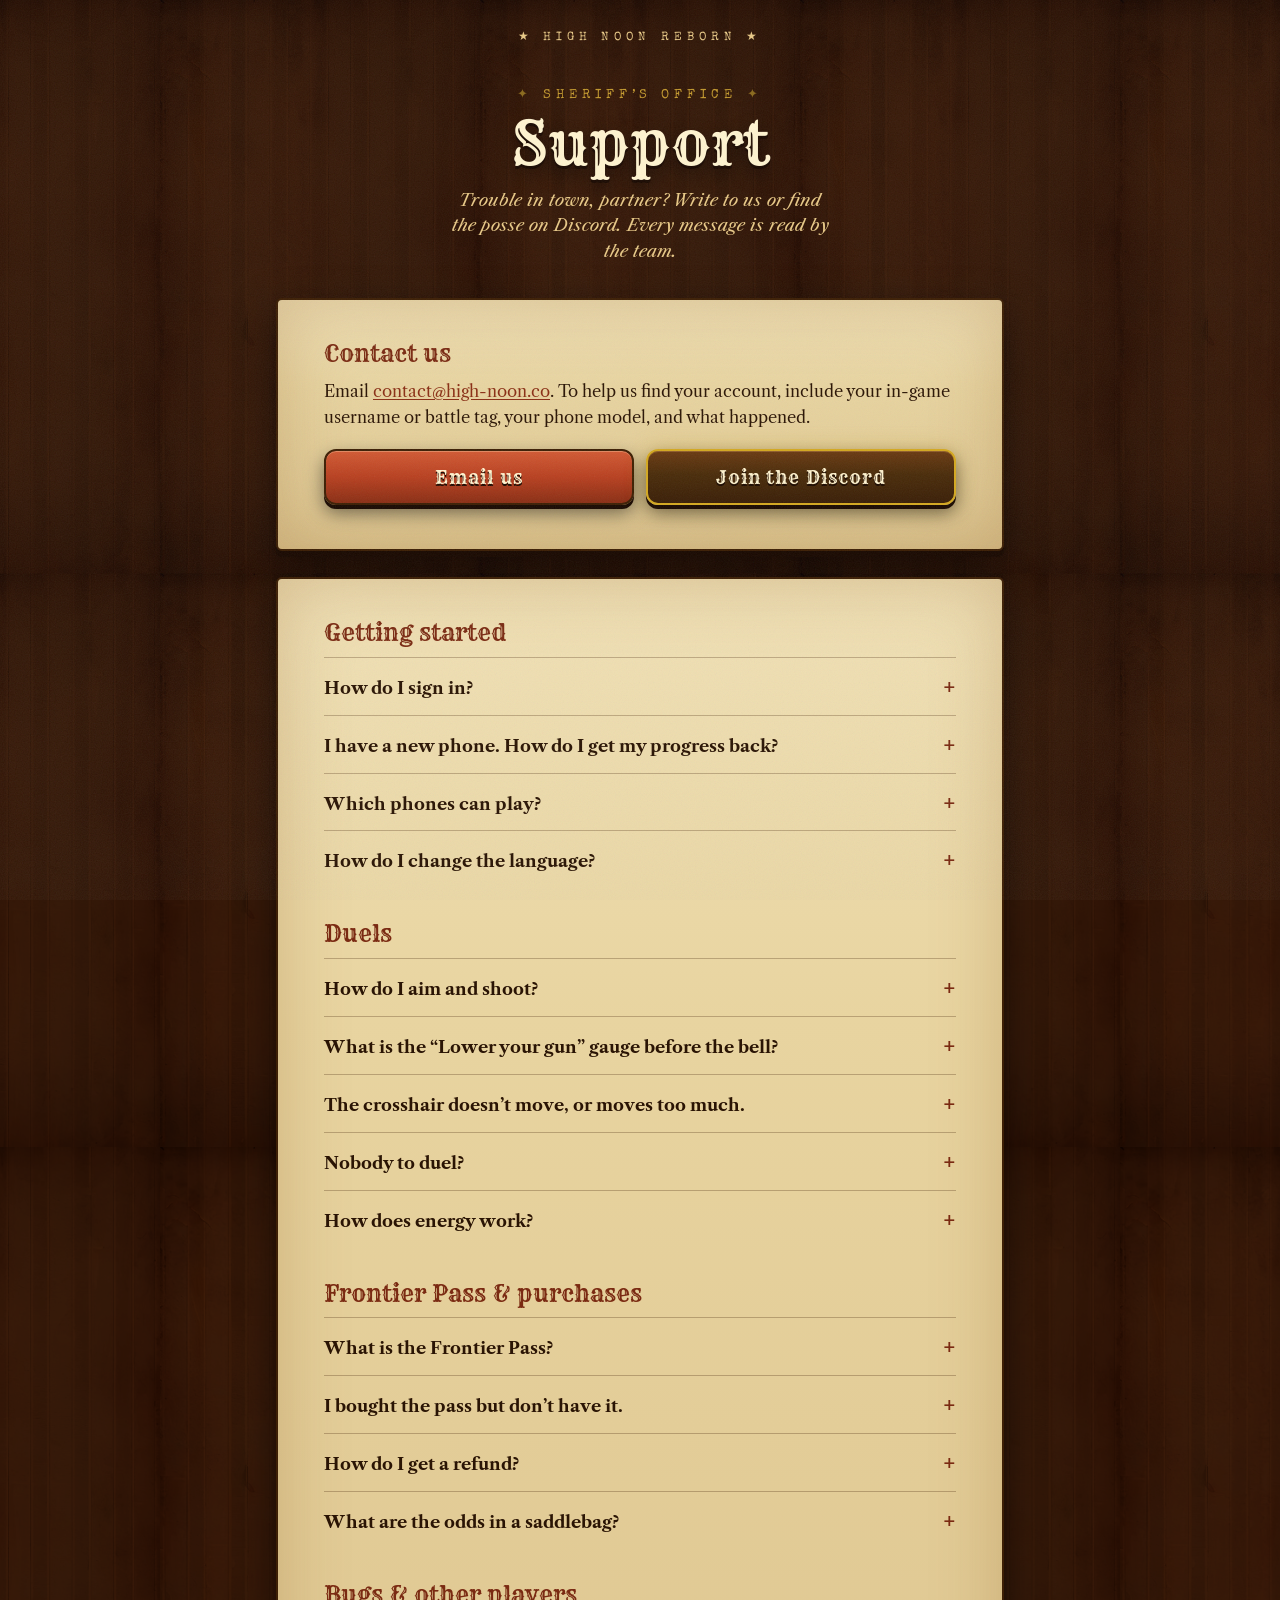
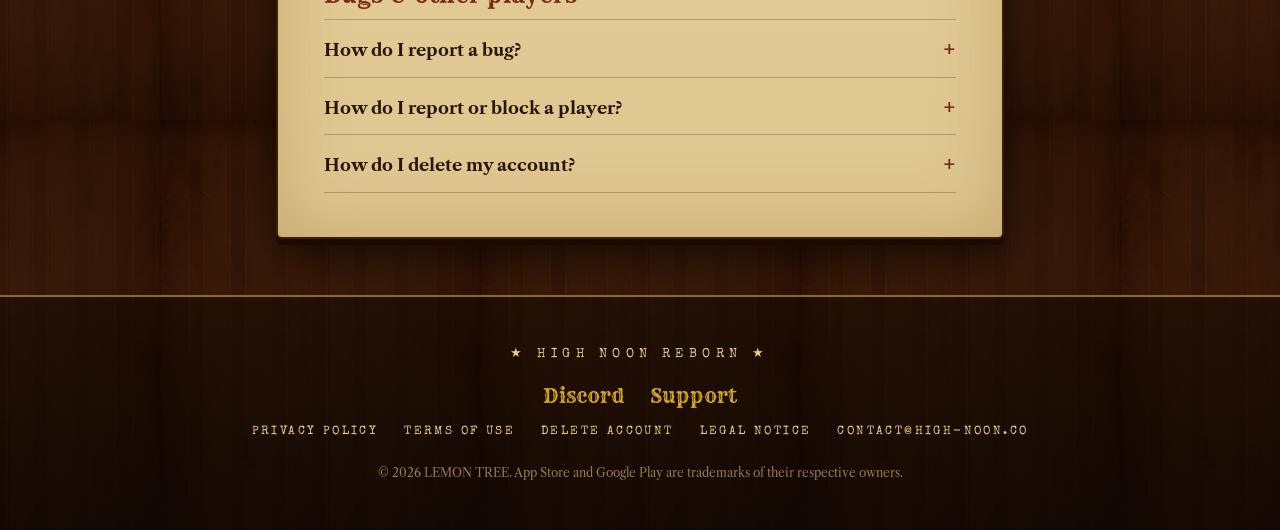
<file: support/index.html>
<!doctype html>
<html lang="en">
<head>
<meta charset="utf-8">
<meta http-equiv="Content-Security-Policy" content="default-src 'none'; script-src 'self' https://app.us7.list-manage.com; style-src 'self'; img-src 'self' data:; font-src 'self'; connect-src 'self'; base-uri 'none'; form-action 'self'; upgrade-insecure-requests">
<meta name="viewport" content="width=device-width, initial-scale=1, viewport-fit=cover">
<meta name="referrer" content="strict-origin-when-cross-origin">
<meta name="theme-color" content="#1a0f05">
<title>Support — High Noon</title>
<meta name="description" content="Help with High Noon: contact the team, report a bug, and answers about duels, energy, the Frontier Pass and your account.">
<link rel="icon" type="image/png" href="../assets/favicon.png">
<link rel="canonical" href="https://high-noon.co/support/">
<link rel="preload" href="../assets/fonts/rye-400-latin.woff2" as="font" type="font/woff2" crossorigin>
<link rel="stylesheet" href="../assets/landing.css">
<link rel="stylesheet" href="../assets/page.css">
</head>
<body class="page">
<div class="grain"></div>

<header class="top"><a class="top-mark" href="../">★ High Noon Reborn ★</a></header>

<div class="page-head">
<p class="kicker">Sheriff’s office</p>
<h1 class="page-title">Support</h1>
<p class="page-sub">Trouble in town, partner? Write to us or find the posse on Discord. Every message is read by the team.</p>
</div>

<main class="doc">
<section class="sheet">
<h2>Contact us</h2>
<p>Email <a href="mailto:contact@high-noon.co">contact@high-noon.co</a>. To help us find your account, include your in-game username or battle tag, your phone model, and what happened.</p>
<div class="reach">
<a class="btn btn-red" href="mailto:contact@high-noon.co?subject=High%20Noon%20support">Email us</a>
<a class="btn btn-wood" href="https://discord.gg/k8mKZS4XHM" target="_blank" rel="noopener noreferrer">Join the Discord</a>
</div>
</section>

<section class="sheet faq">
<h2>Getting started</h2>
<details>
<summary>How do I sign in?</summary>
<div class="a"><p>With your Google account, with Apple on iPhone, or with an email address and a password. Your progress is saved on our servers and tied to that sign-in.</p></div>
</details>
<details>
<summary>I have a new phone. How do I get my progress back?</summary>
<div class="a"><p>Install High Noon and sign in the same way you did before (the same Google or Apple account, or the same email address). Everything comes back: level, rank, gold, wampum and items.</p></div>
</details>
<details>
<summary>Which phones can play?</summary>
<div class="a"><p>iPhone with iOS 16.4 or later, and Android 7.0 or later. The phone needs a gyroscope, since you aim by moving it — almost every phone has one. High Noon is an online game, so you also need an internet connection.</p></div>
</details>
<details>
<summary>How do I change the language?</summary>
<div class="a"><p>The game follows your phone’s language when it’s English, French or Arabic, and uses English otherwise. To change it, open the menu (round button, top right of the town square), then <strong>Settings</strong>, and tap the flag button at the bottom.</p></div>
</details>

<h2>Duels</h2>
<details>
<summary>How do I aim and shoot?</summary>
<div class="a"><p>Move your phone to aim: the crosshair follows it. Tap anywhere on the screen to shoot. To reload, tilt your phone down, then tap the cylinder. Aim for the head!</p></div>
</details>
<details>
<summary>What is the “Lower your gun” gauge before the bell?</summary>
<div class="a"><p>That’s the holster check. Point your phone at the ground, like a revolver at your hip, and hold it in the green until the bell rings. If your phone is out of the green when the bell rings, you lose 25% of your health.</p></div>
</details>
<details>
<summary>The crosshair doesn’t move, or moves too much.</summary>
<div class="a"><p>Close the app completely and open it again. You can change the aiming sensitivity, or invert the axes, in <strong>Menu → Settings → Controls</strong>. If it still doesn’t work, report a bug from the app with your phone model.</p></div>
</details>
<details>
<summary>Nobody to duel?</summary>
<div class="a"><p>When you tap FIND DUEL, the game looks for a gunslinger close to your level for up to 25 seconds. If nobody is free, you face a computer-controlled outlaw instead, so you never wait longer than that.</p></div>
</details>
<details>
<summary>How does energy work?</summary>
<div class="a"><p>Each duel costs 1 energy point, taken when the duel ends. You hold up to 8 points and get 1 back every 10 minutes — a full bar in 80 minutes. An Energy Potion refills the bar at once, and the game can send you a reminder when your energy is full again.</p></div>
</details>

<h2>Frontier Pass &amp; purchases</h2>
<details>
<summary>What is the Frontier Pass?</summary>
<div class="a"><p>A season-long reward track: duels, quests and daily gifts move you up its tiers. The free track is open to everyone. Premium and Premium+ add exclusive skins and more rewards, and are bought through the App Store or Google Play.</p></div>
</details>
<details>
<summary>I bought the pass but don’t have it.</summary>
<div class="a"><p>Open the Frontier Pass, open the upgrade offer and tap <strong>Restore purchases</strong> under the buy button. Make sure you are signed in to the same App Store or Google Play account and the same High Noon account you used to pay. Still missing? Email us with the date of the purchase.</p></div>
</details>
<details>
<summary>How do I get a refund?</summary>
<div class="a"><p>Payments go through Apple or Google, so refunds do too: on iPhone at <a href="https://reportaproblem.apple.com" target="_blank" rel="noopener noreferrer">reportaproblem.apple.com</a>, on Android from your order history in Google Play.</p></div>
</details>
<details>
<summary>What are the odds in a saddlebag?</summary>
<div class="a"><p>Saddlebags hold random rewards. Tap <strong>Odds &amp; contents</strong> in the game to see the odds of each rarity and what a bag can contain before you open it.</p></div>
</details>

<h2>Bugs &amp; other players</h2>
<details>
<summary>How do I report a bug?</summary>
<div class="a"><p>In the app: <strong>Menu → Settings → Support → Report a Bug</strong>. Pick the kind of bug, describe what happened and send. You get a report number: post your screenshots or videos with that number in #bug-reports on our <a href="https://discord.gg/k8mKZS4XHM" target="_blank" rel="noopener noreferrer">Discord</a>. You can also report a problem from a duel’s result screen, or right after a crash.</p>
<p>During the beta, confirmed bugs earn wampum, paid at launch — the bug-bounty rules are pinned on Discord. Found a cheat or an exploit? Pick “Cheat / exploit (private)” and keep it to yourself.</p></div>
</details>
<details>
<summary>How do I report or block a player?</summary>
<div class="a"><p>Open the player’s profile and tap <strong>Report</strong> or <strong>Block</strong>. You can see and unblock the players you blocked in <strong>Menu → Settings → Account → Blocked Players</strong>.</p></div>
</details>
<details>
<summary>How do I delete my account?</summary>
<div class="a"><p>In the app: <strong>Menu → Settings → Account → Delete Account</strong>. No longer have the app? <a href="../delete-account/">Request it by email</a>.</p></div>
</details>
</section>
</main>

<footer class="foot">
<div class="wrap">
<div class="foot-mark">★ High Noon Reborn ★</div>
<nav class="foot-links"><a href="https://discord.gg/k8mKZS4XHM" target="_blank" rel="noopener noreferrer">Discord</a><a href="../support/" aria-current="page">Support</a></nav>
<nav class="foot-legal"><a href="../privacy/">Privacy policy</a><a href="../terms/">Terms of use</a><a href="../delete-account/">Delete account</a><a href="../terms/#legal-notice">Legal notice</a><a href="mailto:contact@high-noon.co">contact@high-noon.co</a></nav>
<p class="copy">© 2026 LEMON TREE. App Store and Google Play are trademarks of their respective owners.</p>
</div>
</footer>
</body>
</html>
</file>
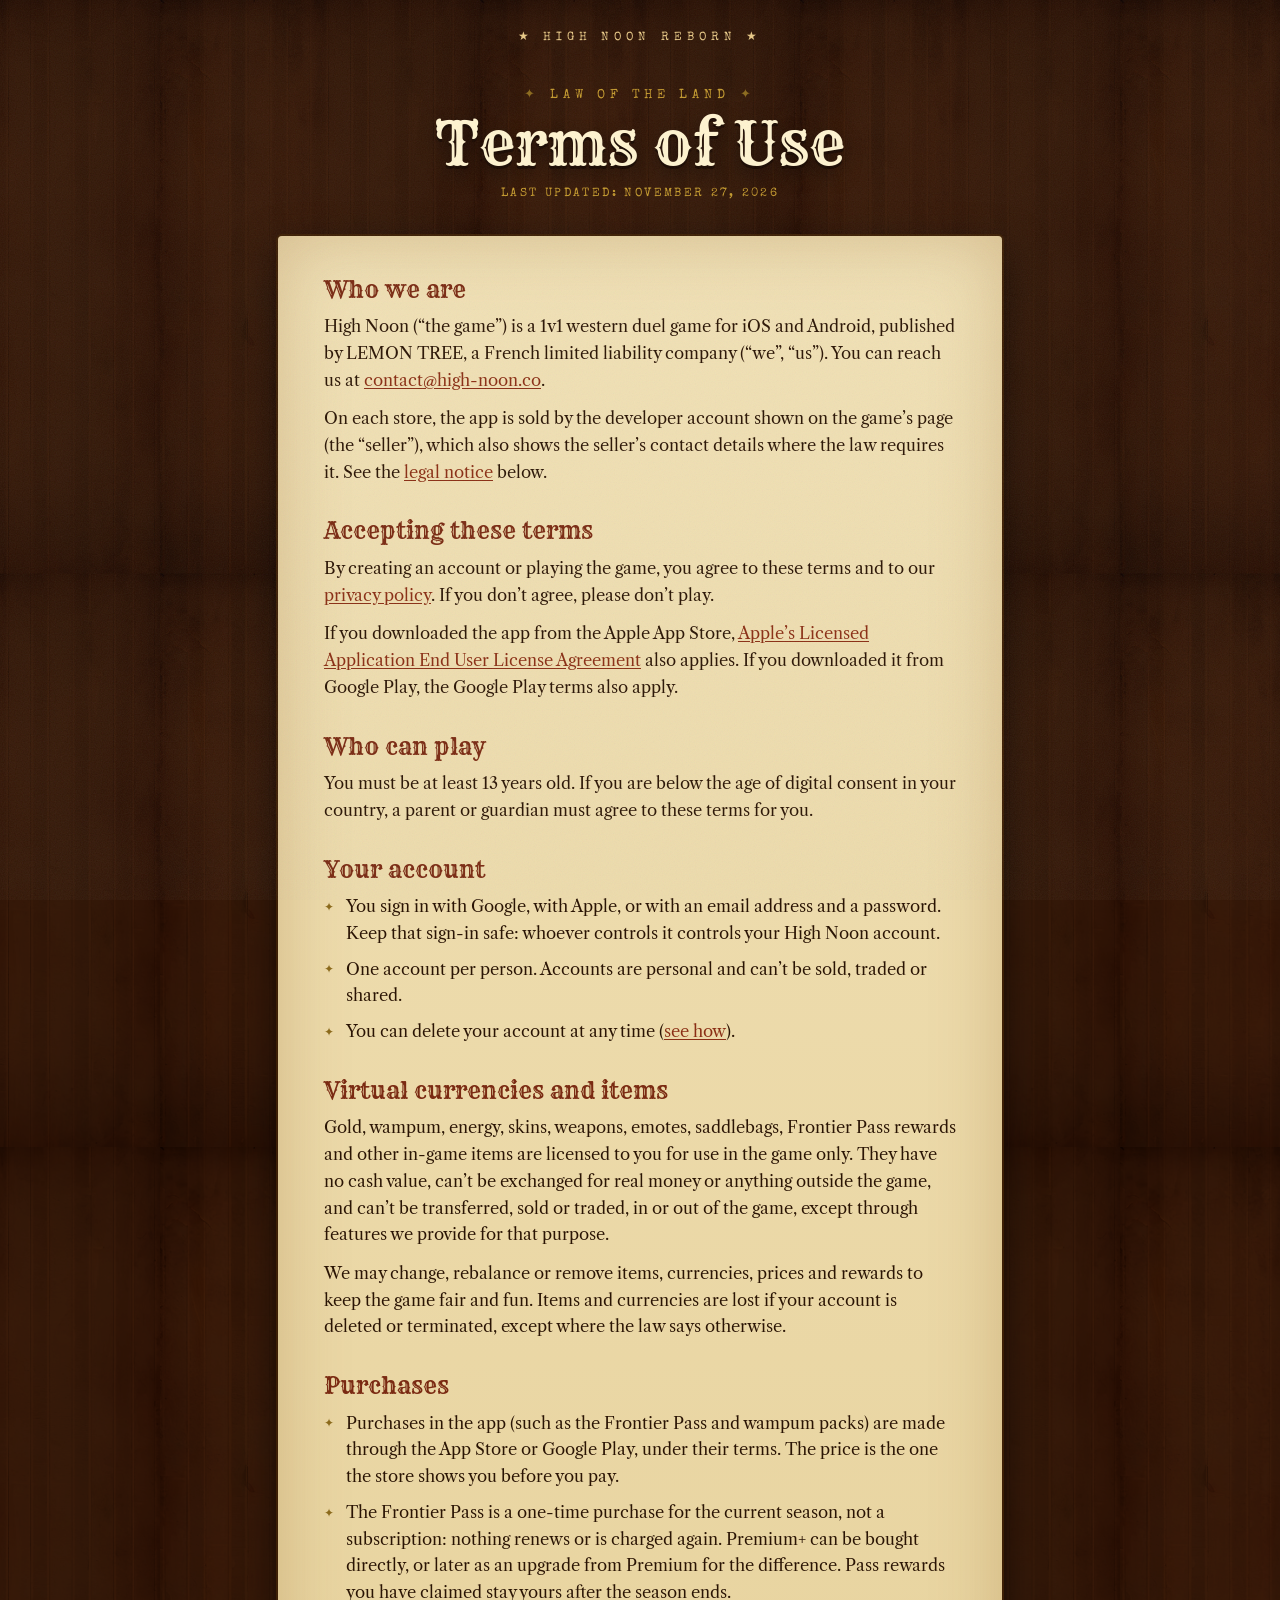
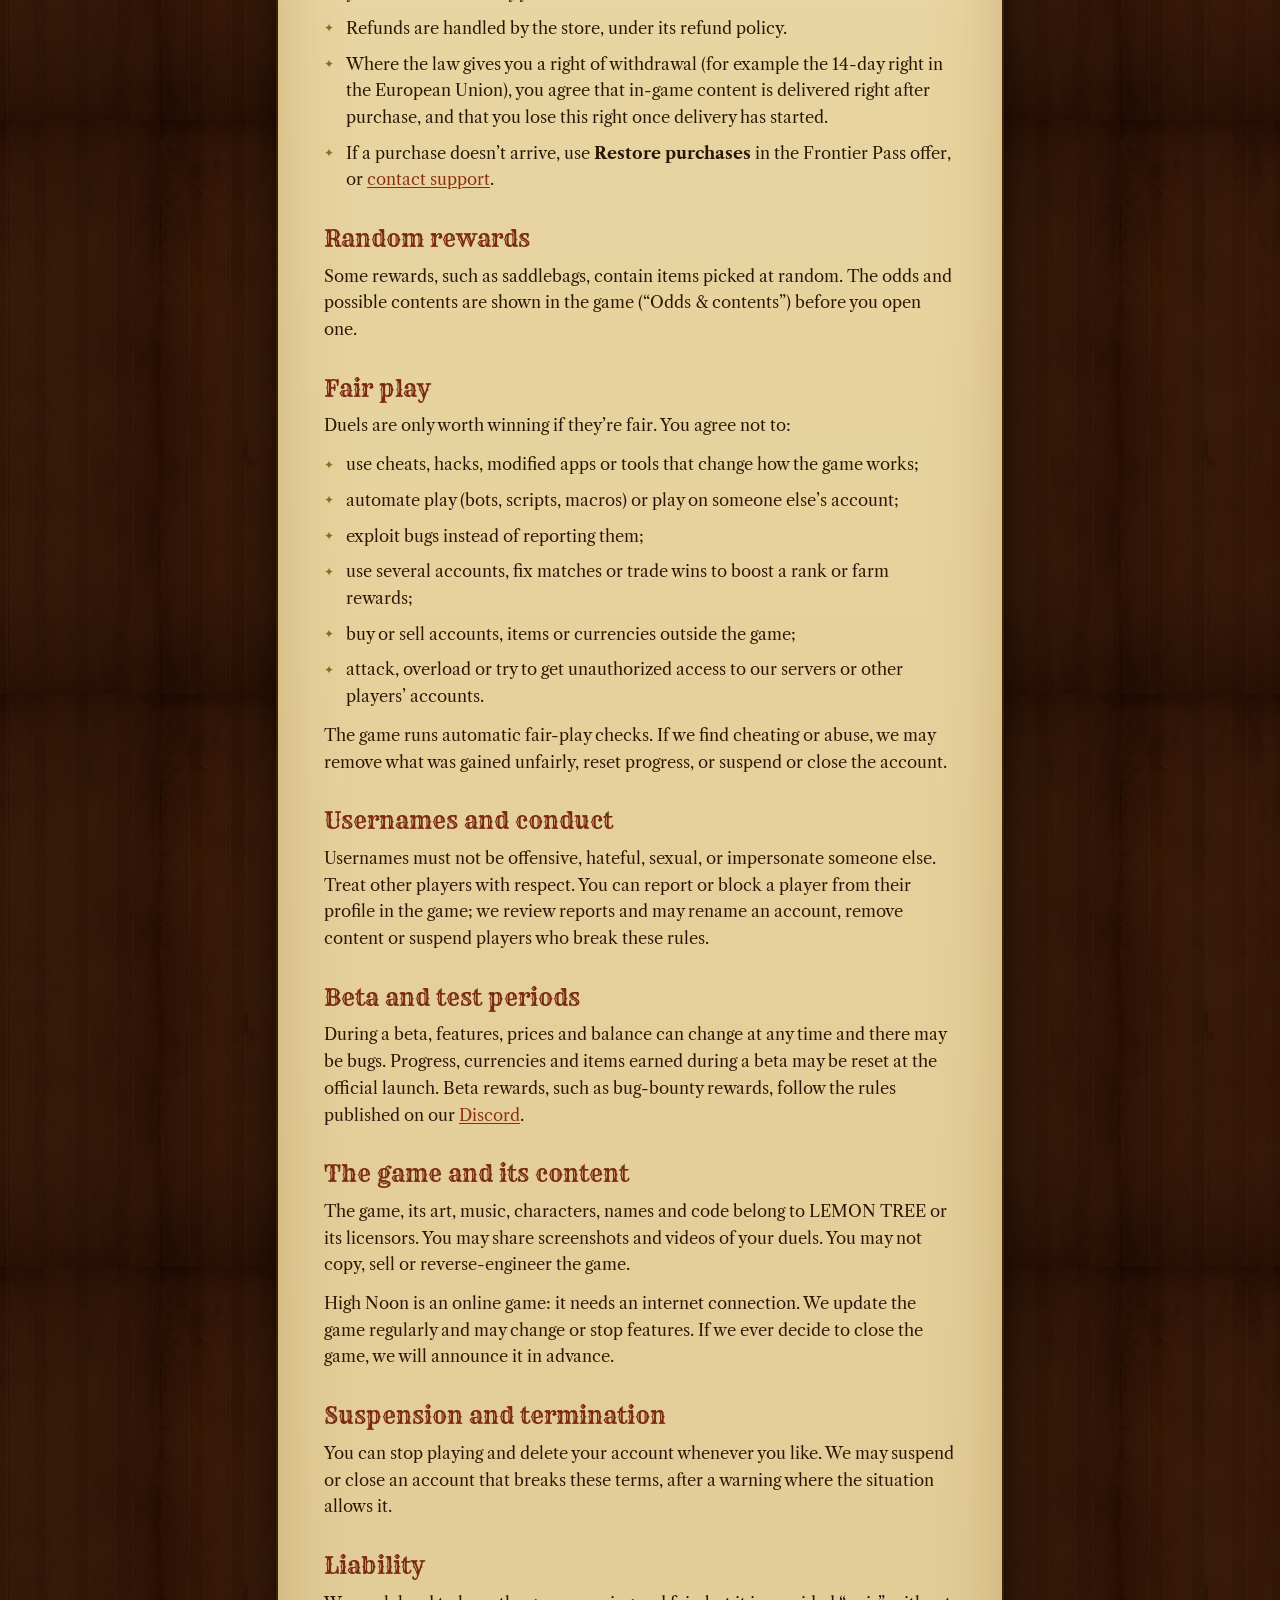
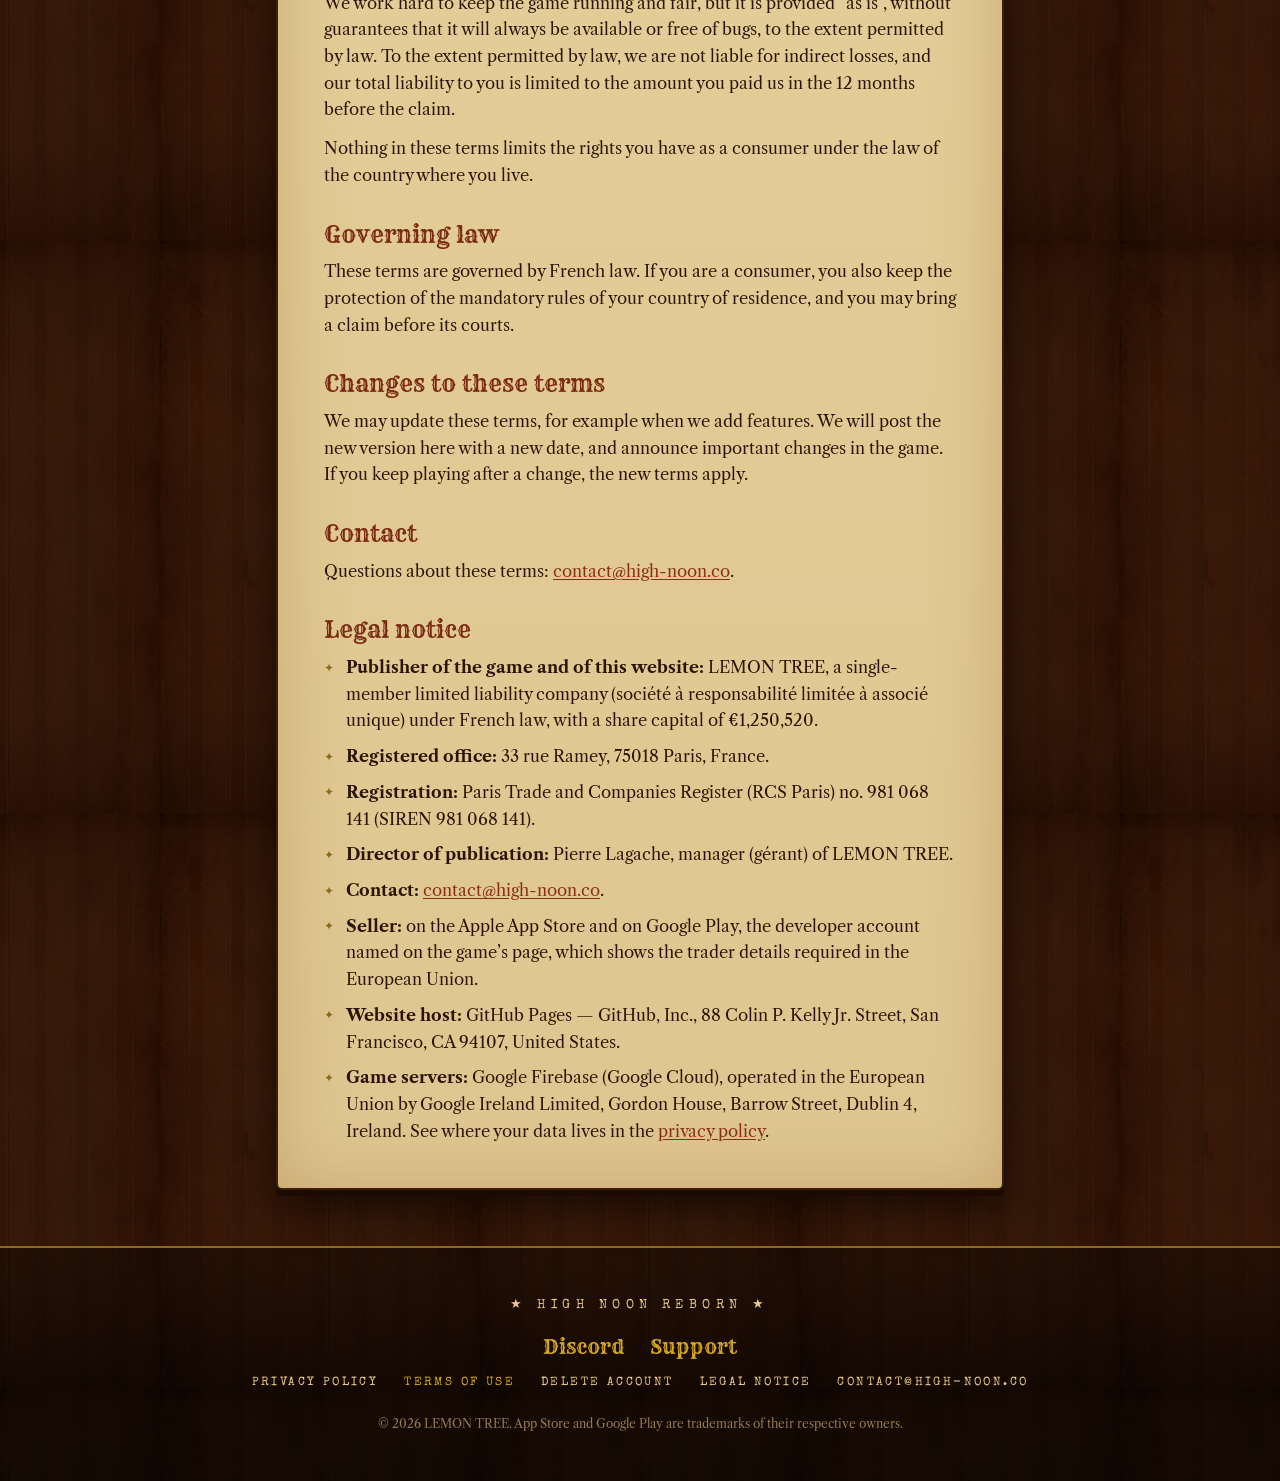
<file: terms/index.html>
<!doctype html>
<html lang="en">
<head>
<meta charset="utf-8">
<meta http-equiv="Content-Security-Policy" content="default-src 'none'; script-src 'self' https://app.us7.list-manage.com; style-src 'self'; img-src 'self' data:; font-src 'self'; connect-src 'self'; base-uri 'none'; form-action 'self'; upgrade-insecure-requests">
<meta name="viewport" content="width=device-width, initial-scale=1, viewport-fit=cover">
<meta name="referrer" content="strict-origin-when-cross-origin">
<meta name="theme-color" content="#1a0f05">
<title>Terms of Use — High Noon</title>
<meta name="description" content="The rules of the road for playing High Noon: accounts, virtual items, purchases and fair play.">
<link rel="icon" type="image/png" href="../assets/favicon.png">
<link rel="canonical" href="https://high-noon.co/terms/">
<link rel="preload" href="../assets/fonts/rye-400-latin.woff2" as="font" type="font/woff2" crossorigin>
<link rel="stylesheet" href="../assets/landing.css">
<link rel="stylesheet" href="../assets/page.css">
</head>
<body class="page">
<div class="grain"></div>

<header class="top"><a class="top-mark" href="../">★ High Noon Reborn ★</a></header>

<div class="page-head">
<p class="kicker">Law of the land</p>
<h1 class="page-title">Terms of Use</h1>
<p class="updated">Last updated: November 27, 2026</p>
</div>

<main class="doc">
<article class="sheet">
<h2>Who we are</h2>
<p>High Noon (“the game”) is a 1v1 western duel game for iOS and Android, published by LEMON TREE, a French limited liability company (“we”, “us”). You can reach us at <a href="mailto:contact@high-noon.co">contact@high-noon.co</a>.</p>
<p>On each store, the app is sold by the developer account shown on the game’s page (the “seller”), which also shows the seller’s contact details where the law requires it. See the <a href="#legal-notice">legal notice</a> below.</p>

<h2>Accepting these terms</h2>
<p>By creating an account or playing the game, you agree to these terms and to our <a href="../privacy/">privacy policy</a>. If you don’t agree, please don’t play.</p>
<p>If you downloaded the app from the Apple App Store, <a href="https://www.apple.com/legal/internet-services/itunes/dev/stdeula/" target="_blank" rel="noopener noreferrer">Apple’s Licensed Application End User License Agreement</a> also applies. If you downloaded it from Google Play, the Google Play terms also apply.</p>

<h2>Who can play</h2>
<p>You must be at least 13 years old. If you are below the age of digital consent in your country, a parent or guardian must agree to these terms for you.</p>

<h2>Your account</h2>
<ul>
<li>You sign in with Google, with Apple, or with an email address and a password. Keep that sign-in safe: whoever controls it controls your High Noon account.</li>
<li>One account per person. Accounts are personal and can’t be sold, traded or shared.</li>
<li>You can delete your account at any time (<a href="../delete-account/">see how</a>).</li>
</ul>

<h2>Virtual currencies and items</h2>
<p>Gold, wampum, energy, skins, weapons, emotes, saddlebags, Frontier Pass rewards and other in-game items are licensed to you for use in the game only. They have no cash value, can’t be exchanged for real money or anything outside the game, and can’t be transferred, sold or traded, in or out of the game, except through features we provide for that purpose.</p>
<p>We may change, rebalance or remove items, currencies, prices and rewards to keep the game fair and fun. Items and currencies are lost if your account is deleted or terminated, except where the law says otherwise.</p>

<h2>Purchases</h2>
<ul>
<li>Purchases in the app (such as the Frontier Pass and wampum packs) are made through the App Store or Google Play, under their terms. The price is the one the store shows you before you pay.</li>
<li>The Frontier Pass is a one-time purchase for the current season, not a subscription: nothing renews or is charged again. Premium+ can be bought directly, or later as an upgrade from Premium for the difference. Pass rewards you have claimed stay yours after the season ends.</li>
<li>Refunds are handled by the store, under its refund policy.</li>
<li>Where the law gives you a right of withdrawal (for example the 14-day right in the European Union), you agree that in-game content is delivered right after purchase, and that you lose this right once delivery has started.</li>
<li>If a purchase doesn’t arrive, use <strong>Restore purchases</strong> in the Frontier Pass offer, or <a href="../support/">contact support</a>.</li>
</ul>

<h2>Random rewards</h2>
<p>Some rewards, such as saddlebags, contain items picked at random. The odds and possible contents are shown in the game (“Odds &amp; contents”) before you open one.</p>

<h2>Fair play</h2>
<p>Duels are only worth winning if they’re fair. You agree not to:</p>
<ul>
<li>use cheats, hacks, modified apps or tools that change how the game works;</li>
<li>automate play (bots, scripts, macros) or play on someone else’s account;</li>
<li>exploit bugs instead of reporting them;</li>
<li>use several accounts, fix matches or trade wins to boost a rank or farm rewards;</li>
<li>buy or sell accounts, items or currencies outside the game;</li>
<li>attack, overload or try to get unauthorized access to our servers or other players’ accounts.</li>
</ul>
<p>The game runs automatic fair-play checks. If we find cheating or abuse, we may remove what was gained unfairly, reset progress, or suspend or close the account.</p>

<h2>Usernames and conduct</h2>
<p>Usernames must not be offensive, hateful, sexual, or impersonate someone else. Treat other players with respect. You can report or block a player from their profile in the game; we review reports and may rename an account, remove content or suspend players who break these rules.</p>

<h2>Beta and test periods</h2>
<p>During a beta, features, prices and balance can change at any time and there may be bugs. Progress, currencies and items earned during a beta may be reset at the official launch. Beta rewards, such as bug-bounty rewards, follow the rules published on our <a href="https://discord.gg/k8mKZS4XHM" target="_blank" rel="noopener noreferrer">Discord</a>.</p>

<h2>The game and its content</h2>
<p>The game, its art, music, characters, names and code belong to LEMON TREE or its licensors. You may share screenshots and videos of your duels. You may not copy, sell or reverse-engineer the game.</p>
<p>High Noon is an online game: it needs an internet connection. We update the game regularly and may change or stop features. If we ever decide to close the game, we will announce it in advance.</p>

<h2>Suspension and termination</h2>
<p>You can stop playing and delete your account whenever you like. We may suspend or close an account that breaks these terms, after a warning where the situation allows it.</p>

<h2>Liability</h2>
<p>We work hard to keep the game running and fair, but it is provided “as is”, without guarantees that it will always be available or free of bugs, to the extent permitted by law. To the extent permitted by law, we are not liable for indirect losses, and our total liability to you is limited to the amount you paid us in the 12 months before the claim.</p>
<p>Nothing in these terms limits the rights you have as a consumer under the law of the country where you live.</p>

<h2>Governing law</h2>
<p>These terms are governed by French law. If you are a consumer, you also keep the protection of the mandatory rules of your country of residence, and you may bring a claim before its courts.</p>

<h2>Changes to these terms</h2>
<p>We may update these terms, for example when we add features. We will post the new version here with a new date, and announce important changes in the game. If you keep playing after a change, the new terms apply.</p>

<h2>Contact</h2>
<p>Questions about these terms: <a href="mailto:contact@high-noon.co">contact@high-noon.co</a>.</p>

<h2 id="legal-notice">Legal notice</h2>
<ul>
<li><strong>Publisher of the game and of this website:</strong> LEMON TREE, a single-member limited liability company (société à responsabilité limitée à associé unique) under French law, with a share capital of €1,250,520.</li>
<li><strong>Registered office:</strong> 33 rue Ramey, 75018 Paris, France.</li>
<li><strong>Registration:</strong> Paris Trade and Companies Register (RCS Paris) no. 981 068 141 (SIREN 981 068 141).</li>
<li><strong>Director of publication:</strong> Pierre Lagache, manager (gérant) of LEMON TREE.</li>
<li><strong>Contact:</strong> <a href="mailto:contact@high-noon.co">contact@high-noon.co</a>.</li>
<li><strong>Seller:</strong> on the Apple App Store and on Google Play, the developer account named on the game’s page, which shows the trader details required in the European Union.</li>
<li><strong>Website host:</strong> GitHub Pages — GitHub, Inc., 88 Colin P. Kelly Jr. Street, San Francisco, CA 94107, United States.</li>
<li><strong>Game servers:</strong> Google Firebase (Google Cloud), operated in the European Union by Google Ireland Limited, Gordon House, Barrow Street, Dublin 4, Ireland. See where your data lives in the <a href="../privacy/">privacy policy</a>.</li>
</ul>
</article>
</main>

<footer class="foot">
<div class="wrap">
<div class="foot-mark">★ High Noon Reborn ★</div>
<nav class="foot-links"><a href="https://discord.gg/k8mKZS4XHM" target="_blank" rel="noopener noreferrer">Discord</a><a href="../support/">Support</a></nav>
<nav class="foot-legal"><a href="../privacy/">Privacy policy</a><a href="../terms/" aria-current="page">Terms of use</a><a href="../delete-account/">Delete account</a><a href="../terms/#legal-notice">Legal notice</a><a href="mailto:contact@high-noon.co">contact@high-noon.co</a></nav>
<p class="copy">© 2026 LEMON TREE. App Store and Google Play are trademarks of their respective owners.</p>
</div>
</footer>
</body>
</html>
</file>
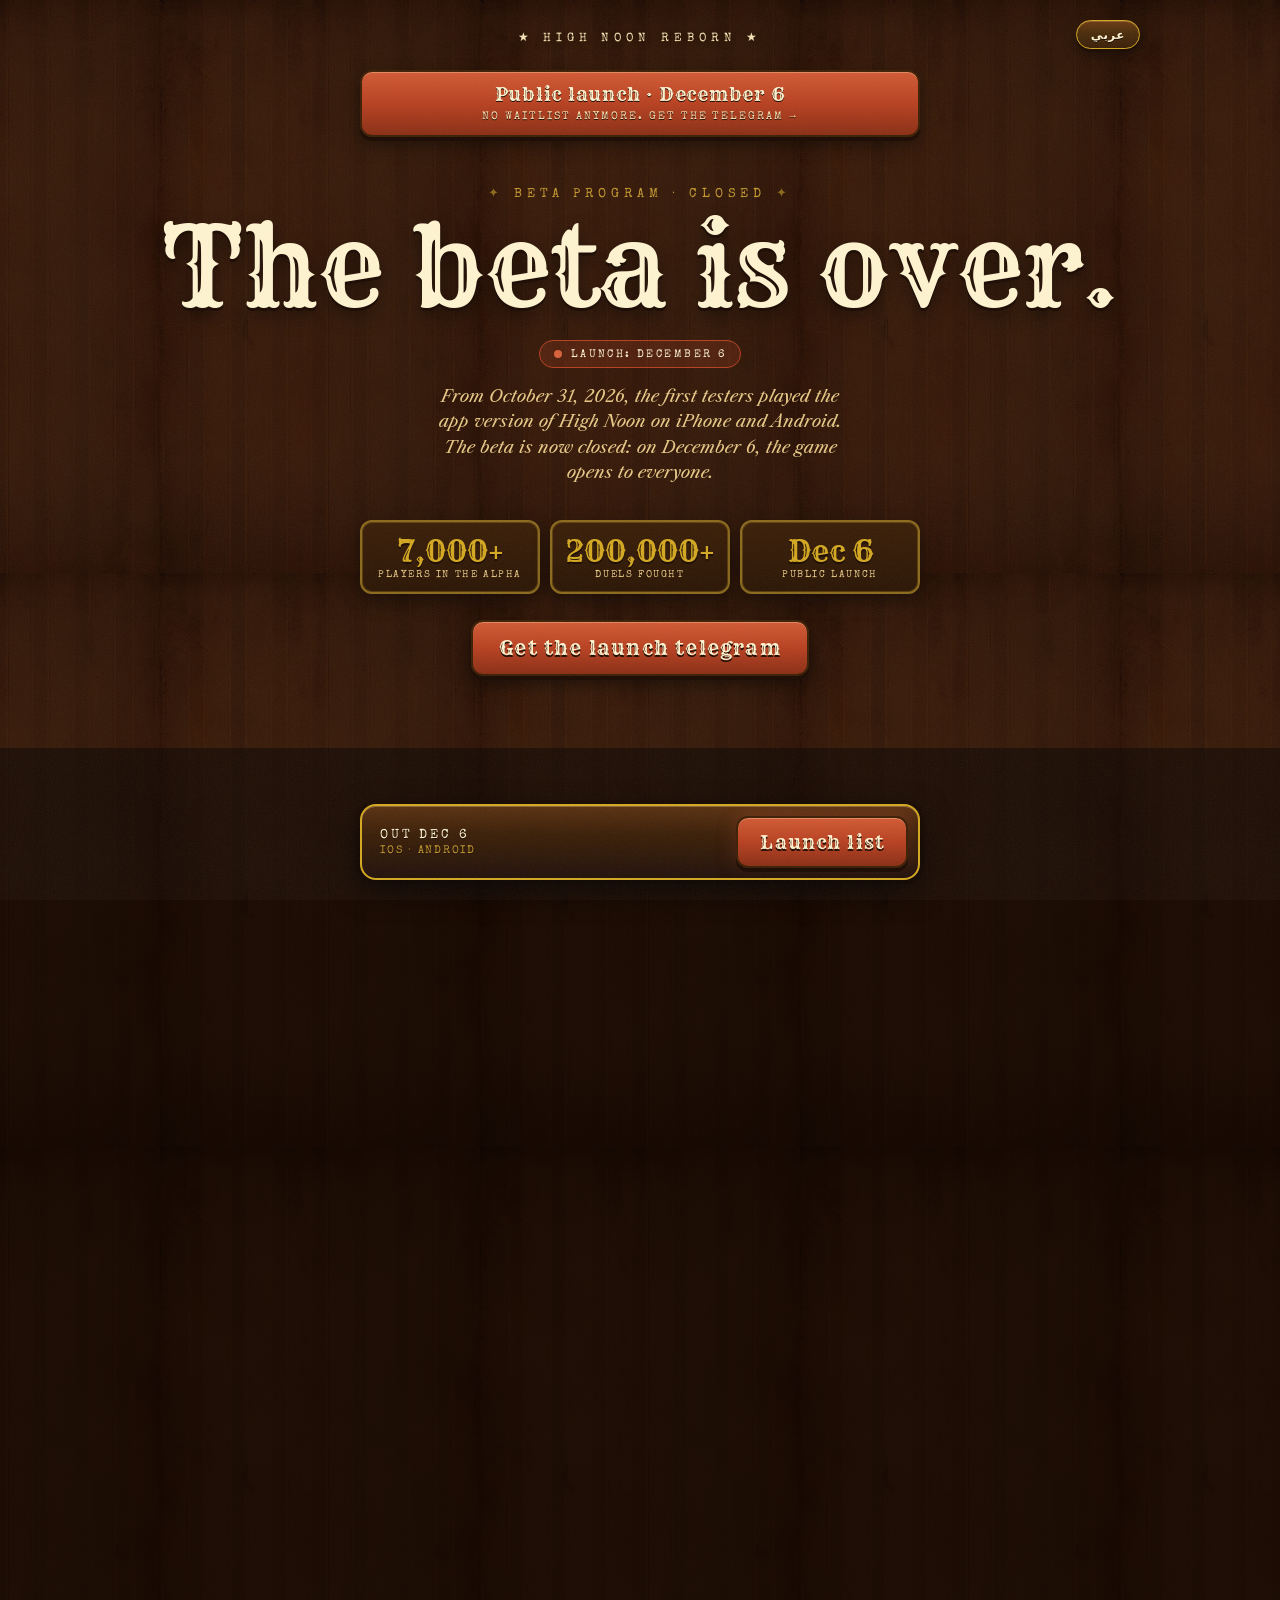
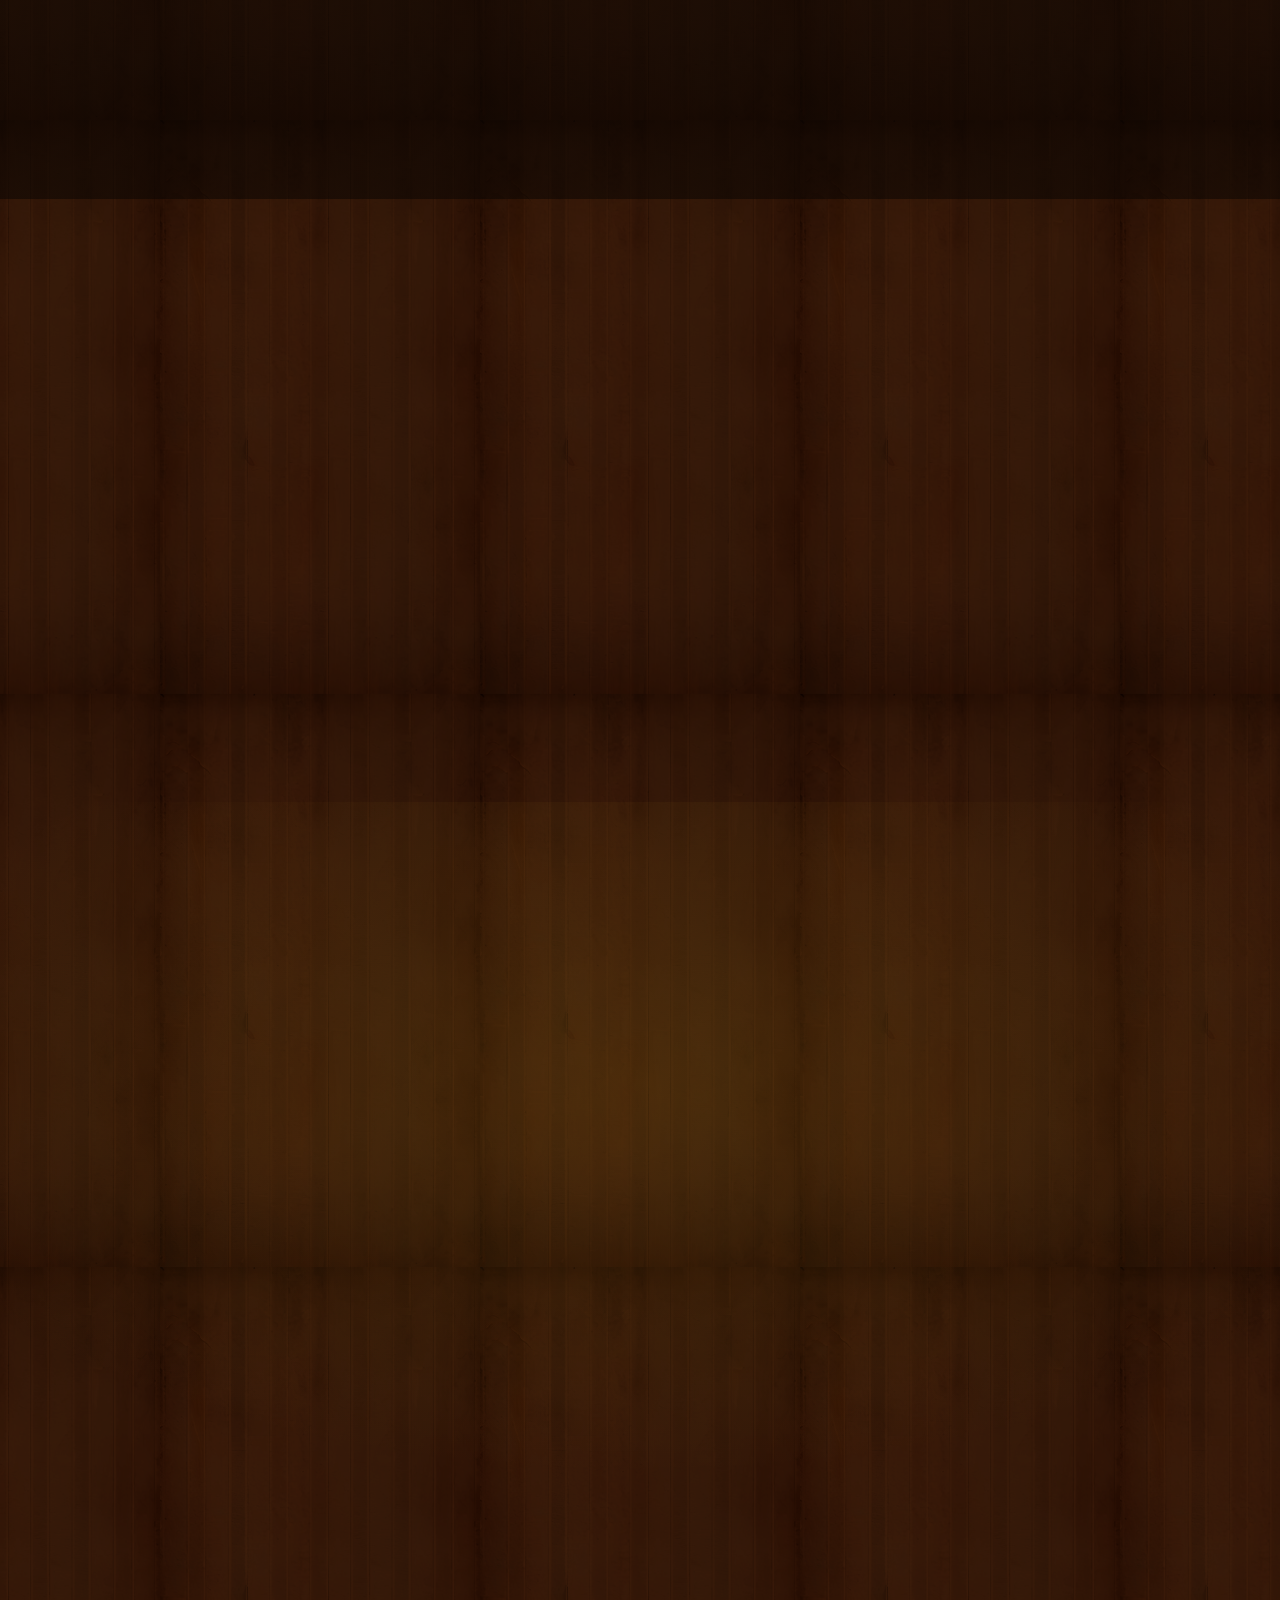
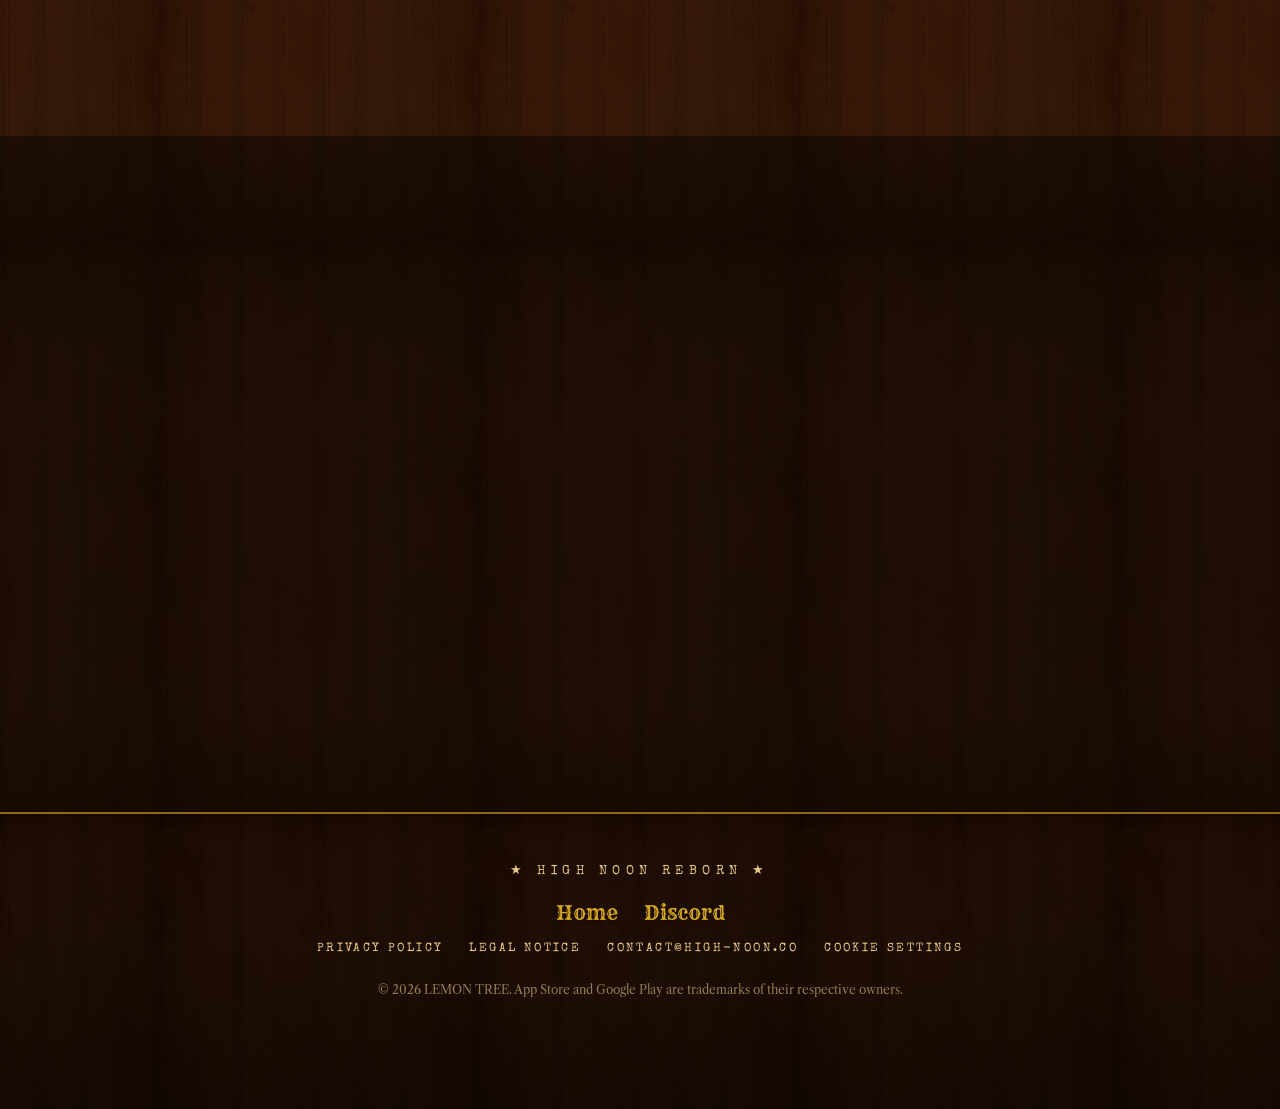
<file: beta.html>
<!doctype html>
<html lang="en">
<head>
<meta charset="utf-8">
<meta http-equiv="Content-Security-Policy" content="default-src 'none'; script-src 'self' https://connect.facebook.net; style-src 'self'; img-src 'self' data: https://www.facebook.com; font-src 'self'; connect-src 'self' https://www.facebook.com https://connect.facebook.net; base-uri 'none'; form-action 'none'; upgrade-insecure-requests">
<meta name="viewport" content="width=device-width, initial-scale=1">
<meta name="referrer" content="strict-origin-when-cross-origin">
<meta name="theme-color" content="#1a0f05">
<title>High Noon beta (closed) — public launch December 6</title>
<meta name="description" content="The High Noon beta on iOS and Android is over. The game opens to everyone on December 6. Join the launch list to get the telegram the minute it is out.">
<link rel="icon" type="image/png" href="assets/favicon.png?v=20261031s">
<link rel="apple-touch-icon" sizes="180x180" href="assets/apple-touch-icon.png">
<link rel="canonical" href="https://high-noon.co/beta.html">
<link rel="alternate" hreflang="en" href="https://high-noon.co/beta.html?lang=en">
<link rel="alternate" hreflang="ar" href="https://high-noon.co/beta.html?lang=ar">
<link rel="alternate" hreflang="x-default" href="https://high-noon.co/beta.html">
<meta property="og:type" content="website">
<meta property="og:title" content="High Noon — public launch December 6">
<meta property="og:description" content="The beta is over. High Noon opens to everyone on iOS and Android on December 6. Join the launch list.">
<meta property="og:url" content="https://high-noon.co/beta.html">
<meta property="og:image" content="https://high-noon.co/assets/og.jpg">
<meta name="twitter:card" content="summary_large_image">
<link rel="preload" href="assets/fonts/rye-400-latin.woff2" as="font" type="font/woff2" crossorigin>
<link rel="preload" href="assets/fonts/special-elite-400-latin.woff2" as="font" type="font/woff2" crossorigin>
<script src="assets/lang.js?v=20261127b" data-title-ar="بيتا High Noon (انتهت) — الإطلاق للجميع في 6 ديسمبر" data-desc-ar="انتهت بيتا High Noon على iOS و Android. تُفتح اللعبة للجميع في 6 ديسمبر. انضم إلى قائمة الإطلاق لتصلك البرقية لحظة صدورها."></script>
<link rel="stylesheet" href="assets/landing.css?v=20261127b">
<link rel="stylesheet" href="assets/beta.css?v=20261127b">
</head>
<body class="beta-page">
<div class="grain"></div>

<header class="beta-head">
<a class="home" href="/" lang="en">★ High Noon Reborn ★</a>
<button type="button" class="lang" id="lang" lang="ar" aria-label="العربية">عربي</button>
</header>

<a class="launch-bar" href="/#notify" id="launchBar"><b data-i18n="bar_k">Public launch · December 6</b><span data-i18n="bar_s">No waitlist anymore. Get the telegram →</span></a>

<section class="sec beta-hero" id="top">
<div class="wrap">
<p class="kicker" data-i18n="hero_k">Beta program · closed</p>
<h1 class="h2 beta-title" id="betaH" data-i18n="hero_h">The beta is over.</h1>
<p class="status" id="betaStatus" data-i18n="status">Launch: December 6</p>
<p class="lede" id="betaP" data-i18n="hero_p">From October 31, 2026, the first testers played the app version of High Noon on iPhone and Android. The beta is now closed: on December 6, the game opens to everyone.</p>
<div class="stats">
<div><b>7,000+</b><span data-i18n="st_players">players in the alpha</span></div>
<div><b>200,000+</b><span data-i18n="st_duels">duels fought</span></div>
<div><b data-i18n="st_date">Dec 6</b><span data-i18n="st_now">public launch</span></div>
</div>
<a class="btn btn-red" id="betaCta" href="#options" data-i18n="hero_cta">Get the launch telegram</a>
</div>
</section>

<section class="sec thanks" id="thanks" hidden>
<div class="wrap">
<div class="poster">
<span class="nail tl"></span><span class="nail tr"></span><span class="nail bl"></span><span class="nail br"></span>
<p class="poster-k" data-i18n="th_k">★ Much obliged ★</p>
<h2 class="poster-h th-h" data-i18n="th_h">Thank you, partner.</h2>
<p class="poster-p" data-i18n="th_p">Your support just landed. It keeps the servers up and the coffee hot. It doesn't buy anything in the game — but it means a lot to the team.</p>
<a class="btn btn-wood th-btn" href="https://discord.gg/k8mKZS4XHM" target="_blank" rel="noopener noreferrer" data-i18n="th_discord">Ride with the posse on Discord</a>
</div>
</div>
</section>

<section class="sec feats-sec" id="features">
<div class="wrap">
<p class="kicker reveal" data-i18n="feat_k">What you'll play</p>
<h2 class="h2 reveal d1" data-i18n="feat_h">The whole game.</h2>
<p class="lede reveal d15" data-i18n="feat_p">Not a slice of it. Everything the testers played, out for everyone on December 6.</p>
<ol class="feats">
<li class="feat reveal"><span class="num">I</span><h3 data-i18n="f1_h">Real-time 1v1 duels</h3><p data-i18n="f1_p">Draw, aim with your phone, shoot, reload. Against players from everywhere — or a bot when the street is empty.</p></li>
<li class="feat reveal d08"><span class="num">II</span><h3 data-i18n="f2_h">Three guns, three finishes</h3><p data-i18n="f2_p"><span lang="en">Schofield, Navy, Shotgun</span> — in Steel, Silver and Gold.</p></li>
<li class="feat reveal d16"><span class="num">III</span><h3 data-i18n="f3_h">Ranked seasons</h3><p data-i18n="f3_p">Every duel moves your Reward. Five divisions, Rookie to Legend. The top guns of each season win exclusive skins.</p></li>
<li class="feat reveal d24"><span class="num">IV</span><h3 data-i18n="f4_h">Daily bounties</h3><p data-i18n="f4_p">A new challenge every day. Keep the streak alive for bigger rewards.</p></li>
<li class="feat reveal"><span class="num">V</span><h3 data-i18n="f5_h">Skins, items, Battle Pass</h3><p data-i18n="f5_p">Outlaw skins, potions, dynamite, elixirs. Skins from the browser alpha are already in your locker.</p></li>
<li class="feat reveal d08"><span class="num">VI</span><h3 data-i18n="f6_h">Friends &amp; Call Outs</h3><p data-i18n="f6_p">Add friends, see who's in town, and call anyone out to a friendly duel.</p></li>
<li class="feat reveal d16"><span class="num">VII</span><h3 data-i18n="f7_h">Bosses, achievements, Mystery Bags</h3><p data-i18n="f7_p">Boss duels, achievements to hunt, and the odd Mystery Bag after a win.</p></li>
<li class="feat reveal d24"><span class="num">VIII</span><h3 data-i18n="f8_h">Leaderboard &amp; ledger</h3><p data-i18n="f8_p">See where you stand worldwide. Every duel is in your ledger: gold, XP, Reward swing.</p></li>
</ol>
</div>
</section>

<section class="sec how" id="how">
<div class="wrap">
<p class="kicker reveal" data-i18n="how_k">How it worked</p>
<h2 class="h2 reveal d1" data-i18n="how_h">Beta, not a demo.</h2>
<ul class="steps">
<li class="step reveal"><b>01</b><div><h3 data-i18n="s1_h">iPhone and Android</h3><p data-i18n="s1_p">Testers installed the app through TestFlight on iPhone or Google Play on Android, and played the real game, with real players.</p></div></li>
<li class="step reveal d1"><b>02</b><div><h3 data-i18n="s2_h">New builds, often</h3><p data-i18n="s2_p">Fixes and features shipped as they were ready. Testers reported in <span lang="en">#beta-feedbacks</span> on Discord — every report counted.</p></div></li>
<li class="step reveal d2"><b>03</b><div><h3 data-i18n="s3_h">Public launch, December 6</h3><p data-i18n="s3_p">On December 6, High Noon opens to everyone on the App Store and Google Play. No invitation needed. Free to download.</p></div></li>
</ul>
</div>
</section>

<section class="sec options" id="options">
<div class="wrap">
<p class="kicker reveal" data-i18n="opt_k">Right now</p>
<h2 class="h2 reveal d1" id="optH" data-i18n="opt_h">No more waiting line.<br>December 6, it's open.</h2>
<p class="lede reveal d15" id="optP" data-i18n="opt_p">The beta is closed. On December 6, the game opens to everyone. Here's what you can do until then.</p>
<div class="opts">
<article class="opt reveal d2" id="optLaunch">
<span class="opt-tag free" data-i18n="o1_tag">Free</span>
<h3 data-i18n="o1_h">Join the launch list</h3>
<p data-i18n="o1_p">Leave your email and get one telegram the minute High Noon is out on the App Store and Google Play. No spam.</p>
<a class="btn btn-red" id="launchList" href="/#notify" data-i18n="o1_cta">Join the launch list →</a>
<p class="fine opt-fine" data-i18n="o1_fine">One email at launch · iOS &amp; Android</p>
</article>
<article class="opt support reveal d3">
<span class="opt-tag" data-i18n="o2_tag">Optional</span>
<h3 data-i18n="o2_h">Support the devs</h3>
<p data-i18n="o2_p">Like what we're building? Chip in <span dir="ltr">$4.99</span>, or whatever you like, one time. <b>This doesn't buy anything in the game. It buys us coffee and keeps the servers up.</b> No priority, no in-game items — just our thanks, and your name on the supporters wall when it goes up.</p>
<a class="btn btn-wood" id="support" href="https://buy.stripe.com/9B6fZheBX7pM7iv2MvfnO00" target="_blank" rel="noopener noreferrer" data-i18n="o2_cta">Support High Noon</a>
<p class="fine opt-fine" data-i18n="o2_fine">One-time · You pick the amount · Secure checkout by Stripe · No access included</p>
</article>
</div>
</div>
</section>

<section class="sec faq-sec" id="faq">
<div class="wrap">
<p class="kicker reveal" data-i18n="faq_k">Quick answers</p>
<dl class="faq reveal d1">
<dt data-i18n="q1">Already a tester?</dt><dd data-i18n="a1">Post what you find in <span lang="en">#beta-feedbacks</span> on Discord. Bugs, ideas, everything.</dd>
<dt data-i18n="q2">Bought skins in the alpha?</dt><dd data-i18n="a2">They're waiting for you in the app, on the same account. Those purchases paid for the app — thank you.</dd>
<dt data-i18n="q3">On Android?</dt><dd data-i18n="a3">Same launch, same day: December 6, on Google Play.</dd>
<dt data-i18n="q4">Not in the beta?</dt><dd id="faqA4" data-i18n="a4">No need anymore: the game opens to everyone on December 6. Get the launch telegram on the <a href="/#notify">home page</a>, and ride with the posse on <a href="https://discord.gg/k8mKZS4XHM" target="_blank" rel="noopener noreferrer">Discord</a>.</dd>
</dl>
</div>
</section>

<footer class="foot">
<div class="wrap">
<div class="foot-mark" lang="en">★ High Noon Reborn ★</div>
<nav class="foot-links"><a href="/" data-i18n="home">Home</a><a href="https://discord.gg/k8mKZS4XHM" target="_blank" rel="noopener noreferrer">Discord</a></nav>
<nav class="foot-legal"><a href="/privacy/" data-i18n="privacy">Privacy policy</a><a href="/terms/#legal-notice" data-i18n="legal">Legal notice</a><a href="mailto:contact@high-noon.co">contact@high-noon.co</a><a href="#" data-consent-open hidden data-i18n="cookies">Cookie settings</a></nav>
<p class="copy" data-i18n="copy">© 2026 LEMON TREE. App Store and Google Play are trademarks of their respective owners.</p>
</div>
</footer>

<div class="sticky" id="sticky"><div class="sticky-in"><span><span id="stickyK" data-i18n="sticky_k">Out Dec 6</span><small data-i18n="sticky_s">iOS · Android</small></span><a class="btn btn-red" id="stickyBtn" href="/#notify" data-i18n="sticky_cta">Launch list</a></div></div>

<script src="assets/consent.js?v=20261126a" data-pixel="1439385060968025"></script>
<script src="assets/beta.js?v=20261127b"></script>
</body>
</html>
</file>
<file: assets/landing.css>
@font-face{font-family:"Libre Caslon Text";font-style:italic;font-weight:400;font-display:swap;src:url("fonts/libre-caslon-text-400-italic-latin-ext.woff2") format("woff2");unicode-range:U+0100-02BA, U+02BD-02C5, U+02C7-02CC, U+02CE-02D7, U+02DD-02FF, U+0304, U+0308, U+0329, U+1D00-1DBF, U+1E00-1E9F, U+1EF2-1EFF, U+2020, U+20A0-20AB, U+20AD-20C4, U+2113, U+2C60-2C7F, U+A720-A7FF}
@font-face{font-family:"Libre Caslon Text";font-style:italic;font-weight:400;font-display:swap;src:url("fonts/libre-caslon-text-400-italic-latin.woff2") format("woff2");unicode-range:U+0000-00FF, U+0131, U+0152-0153, U+02BB-02BC, U+02C6, U+02DA, U+02DC, U+0304, U+0308, U+0329, U+2000-206F, U+20AC, U+2122, U+2191, U+2193, U+2212, U+2215, U+FEFF, U+FFFD}
@font-face{font-family:"Libre Caslon Text";font-style:normal;font-weight:400;font-display:swap;src:url("fonts/libre-caslon-text-400-latin-ext.woff2") format("woff2");unicode-range:U+0100-02BA, U+02BD-02C5, U+02C7-02CC, U+02CE-02D7, U+02DD-02FF, U+0304, U+0308, U+0329, U+1D00-1DBF, U+1E00-1E9F, U+1EF2-1EFF, U+2020, U+20A0-20AB, U+20AD-20C4, U+2113, U+2C60-2C7F, U+A720-A7FF}
@font-face{font-family:"Libre Caslon Text";font-style:normal;font-weight:400;font-display:swap;src:url("fonts/libre-caslon-text-400-latin.woff2") format("woff2");unicode-range:U+0000-00FF, U+0131, U+0152-0153, U+02BB-02BC, U+02C6, U+02DA, U+02DC, U+0304, U+0308, U+0329, U+2000-206F, U+20AC, U+2122, U+2191, U+2193, U+2212, U+2215, U+FEFF, U+FFFD}
@font-face{font-family:"Libre Caslon Text";font-style:normal;font-weight:700;font-display:swap;src:url("fonts/libre-caslon-text-700-latin-ext.woff2") format("woff2");unicode-range:U+0100-02BA, U+02BD-02C5, U+02C7-02CC, U+02CE-02D7, U+02DD-02FF, U+0304, U+0308, U+0329, U+1D00-1DBF, U+1E00-1E9F, U+1EF2-1EFF, U+2020, U+20A0-20AB, U+20AD-20C4, U+2113, U+2C60-2C7F, U+A720-A7FF}
@font-face{font-family:"Libre Caslon Text";font-style:normal;font-weight:700;font-display:swap;src:url("fonts/libre-caslon-text-700-latin.woff2") format("woff2");unicode-range:U+0000-00FF, U+0131, U+0152-0153, U+02BB-02BC, U+02C6, U+02DA, U+02DC, U+0304, U+0308, U+0329, U+2000-206F, U+20AC, U+2122, U+2191, U+2193, U+2212, U+2215, U+FEFF, U+FFFD}
@font-face{font-family:"Rye";font-style:normal;font-weight:400;font-display:swap;src:url("fonts/rye-400-latin-ext.woff2") format("woff2");unicode-range:U+0100-02BA, U+02BD-02C5, U+02C7-02CC, U+02CE-02D7, U+02DD-02FF, U+0304, U+0308, U+0329, U+1D00-1DBF, U+1E00-1E9F, U+1EF2-1EFF, U+2020, U+20A0-20AB, U+20AD-20C4, U+2113, U+2C60-2C7F, U+A720-A7FF}
@font-face{font-family:"Rye";font-style:normal;font-weight:400;font-display:swap;src:url("fonts/rye-400-latin.woff2") format("woff2");unicode-range:U+0000-00FF, U+0131, U+0152-0153, U+02BB-02BC, U+02C6, U+02DA, U+02DC, U+0304, U+0308, U+0329, U+2000-206F, U+20AC, U+2122, U+2191, U+2193, U+2212, U+2215, U+FEFF, U+FFFD}
@font-face{font-family:"Special Elite";font-style:normal;font-weight:400;font-display:swap;src:url("fonts/special-elite-400-latin-ext.woff2") format("woff2");unicode-range:U+0100-02BA, U+02BD-02C5, U+02C7-02CC, U+02CE-02D7, U+02DD-02FF, U+0304, U+0308, U+0329, U+1D00-1DBF, U+1E00-1E9F, U+1EF2-1EFF, U+2020, U+20A0-20AB, U+20AD-20C4, U+2113, U+2C60-2C7F, U+A720-A7FF}
@font-face{font-family:"Special Elite";font-style:normal;font-weight:400;font-display:swap;src:url("fonts/special-elite-400-latin.woff2") format("woff2");unicode-range:U+0000-00FF, U+0131, U+0152-0153, U+02BB-02BC, U+02C6, U+02DA, U+02DC, U+0304, U+0308, U+0329, U+2000-206F, U+20AC, U+2122, U+2191, U+2193, U+2212, U+2215, U+FEFF, U+FFFD}

/* Arabic (AR mode only — the files are fetched only when Arabic glyphs are rendered) */
@font-face{font-family:"Cairo";font-style:normal;font-weight:400 700;font-display:swap;src:url("fonts/cairo-400-700-arabic.woff2") format("woff2");unicode-range:U+0600-06FF, U+0750-077F, U+0870-0891, U+0897-08E1, U+08E3-08FF, U+200C-200E, U+2010-2011, U+204F, U+2E41, U+FB50-FDFF, U+FE70-FE74, U+FE76-FEFC, U+102E0-102FB, U+10E60-10E7E, U+10EC2-10EC7, U+10EC9-10EEE, U+10EF0-10EFF, U+1EE00-1EE03, U+1EE05-1EE1F, U+1EE21-1EE22, U+1EE24, U+1EE27, U+1EE29-1EE32, U+1EE34-1EE37, U+1EE39, U+1EE3B, U+1EE42, U+1EE47, U+1EE49, U+1EE4B, U+1EE4D-1EE4F, U+1EE51-1EE52, U+1EE54, U+1EE57, U+1EE59, U+1EE5B, U+1EE5D, U+1EE5F, U+1EE61-1EE62, U+1EE64, U+1EE67-1EE6A, U+1EE6C-1EE72, U+1EE74-1EE77, U+1EE79-1EE7C, U+1EE7E, U+1EE80-1EE89, U+1EE8B-1EE9B, U+1EEA1-1EEA3, U+1EEA5-1EEA9, U+1EEAB-1EEBB, U+1EEF0-1EEF1}
@font-face{font-family:"Lalezar";font-style:normal;font-weight:400;font-display:swap;src:url("fonts/lalezar-400-arabic.woff2") format("woff2");unicode-range:U+0600-06FF, U+0750-077F, U+0870-0891, U+0897-08E1, U+08E3-08FF, U+200C-200E, U+2010-2011, U+204F, U+2E41, U+FB50-FDFF, U+FE70-FE74, U+FE76-FEFC, U+102E0-102FB, U+10E60-10E7E, U+10EC2-10EC7, U+10EC9-10EEE, U+10EF0-10EFF, U+1EE00-1EE03, U+1EE05-1EE1F, U+1EE21-1EE22, U+1EE24, U+1EE27, U+1EE29-1EE32, U+1EE34-1EE37, U+1EE39, U+1EE3B, U+1EE42, U+1EE47, U+1EE49, U+1EE4B, U+1EE4D-1EE4F, U+1EE51-1EE52, U+1EE54, U+1EE57, U+1EE59, U+1EE5B, U+1EE5D, U+1EE5F, U+1EE61-1EE62, U+1EE64, U+1EE67-1EE6A, U+1EE6C-1EE72, U+1EE74-1EE77, U+1EE79-1EE7C, U+1EE7E, U+1EE80-1EE89, U+1EE8B-1EE9B, U+1EEA1-1EEA3, U+1EEA5-1EEA9, U+1EEAB-1EEBB, U+1EEF0-1EEF1}
:root{--night:#140b05;--wood:#2A1404;--wood-2:#3A1E07;--wood-3:#4A2C0A;--wood-4:#6B3A12;--outline:#3D1F05;--parch:#E8D4A0;--parch-2:#C8A96E;--parch-3:#A8854A;--gold:#D4A820;--copper:#C49A2E;--copper-d:#8B6A1C;--red:#B84020;--red-d:#7A2A12;--red-l:#D8603A;--cream:#FFF4D0;--cream-2:#E8C987;--f-display:'Rye',serif;--f-type:'Special Elite',monospace;--f-body:'Libre Caslon Text',Georgia,serif}
*{box-sizing:border-box}
html{-webkit-text-size-adjust:100%}
body{margin:0;background:#3d2210 url("wood-bg-small.jpg") center top/320px auto repeat;background-blend-mode:multiply;color:var(--cream);font:17px/1.5 var(--f-body);overflow-x:hidden}
a{color:var(--gold);text-decoration:none}a:hover{color:var(--cream)}
img{display:block;max-width:100%}
button,input{font:inherit}
h1,h2,h3,p,ol,ul{margin:0}
ol,ul{padding:0;list-style:none}
.grain{position:fixed;inset:0;z-index:60;pointer-events:none;opacity:.07;background:url("data:image/svg+xml,%3Csvg xmlns='http://www.w3.org/2000/svg' width='220' height='220'%3E%3Cfilter id='n'%3E%3CfeTurbulence type='fractalNoise' baseFrequency='.85' numOctaves='2' stitchTiles='stitch'/%3E%3C/filter%3E%3Crect width='100%25' height='100%25' filter='url(%23n)'/%3E%3C/svg%3E")}
.wrap{max-width:1040px;margin:0 auto;padding:0 20px}
.sec{position:relative;padding:72px 0;overflow:hidden}
.kicker{font:13px var(--f-type);letter-spacing:.38em;text-transform:uppercase;color:var(--copper);text-align:center}
.kicker::before,.kicker::after{content:"✦";margin:0 10px;color:var(--copper-d)}
.h2{font:400 clamp(38px,10vw,72px)/.95 var(--f-display);color:var(--cream);text-align:center;margin-top:14px;text-shadow:0 3px 0 #1a0a02,0 8px 18px rgba(0,0,0,.5);text-wrap:balance}
.lede{font-style:italic;color:var(--cream-2);text-align:center;margin:16px auto 0;max-width:34ch;text-wrap:pretty}
.rule{display:flex;align-items:center;gap:12px;max-width:420px;margin:0 auto}
.rule span{flex:1;height:1px;background:linear-gradient(to right,transparent,var(--copper-d))}
.rule span:last-child{background:linear-gradient(to left,transparent,var(--copper-d))}
.rule i{width:8px;height:8px;background:var(--copper);transform:rotate(45deg)}
.reveal{opacity:0;transform:translateY(28px) rotate(var(--rot,0deg));transition:opacity .7s ease var(--d,0s),transform .9s cubic-bezier(.2,.8,.2,1) var(--d,0s)}
.reveal.in{opacity:1;transform:rotate(var(--rot,0deg))}
.btn{all:unset;cursor:pointer;display:inline-flex;align-items:center;justify-content:center;gap:10px;min-height:52px;padding:0 26px;border-radius:12px;font:400 20px var(--f-display);letter-spacing:.06em;color:var(--cream);text-shadow:0 2px 0 #1a0a02;border:2px solid var(--outline);position:relative;transition:transform .08s,box-shadow .08s;text-align:center}
.btn:active{transform:translateY(3px)}
.btn-red{background:linear-gradient(#D25A34,#B84020 50%,#8a2e14);box-shadow:inset 0 1px 0 rgba(255,220,180,.35),0 4px 0 #1a0a02,0 8px 18px rgba(0,0,0,.5)}
.btn-red:active{box-shadow:inset 0 2px 6px rgba(0,0,0,.5),0 1px 0 #1a0a02}
.btn-wood{background:linear-gradient(#6B3A12,#4A2C0A 45%,#3A1E07);border-color:var(--gold);box-shadow:inset 0 1px 0 rgba(255,200,120,.25),0 4px 0 #1a0a02,0 8px 18px rgba(0,0,0,.5),0 0 22px rgba(212,168,32,.25)}
.btn-wood:active{box-shadow:inset 0 3px 8px rgba(0,0,0,.6),0 1px 0 #1a0a02}

/* HERO */
.hero-wrap{position:relative}
.hero{--p:0;position:sticky;top:0;min-height:calc(var(--svh,100svh) * 1);overflow:hidden;background:linear-gradient(180deg,#160c0c 0%,#33161a 16%,#6e2b1a 34%,#b8561f 52%,#e7953c 66%,#f7c86d 78%,#d9893a 100%)}
.hero::before{content:"";position:absolute;inset:0;z-index:0;pointer-events:none;will-change:opacity;background:linear-gradient(180deg,#2e6fb8 0%,#5ea3df 28%,#9ccdee 52%,#e9dcb6 76%,#e6b06a 100%);opacity:calc(1 - var(--p))}
.hero-content{position:relative;z-index:2;display:flex;flex-direction:column;min-height:calc(var(--svh,100svh) * 1);max-width:1200px;margin:0 auto;padding:64px 20px 104px}
.hero-top{position:relative;z-index:6;display:flex;flex-direction:column;align-items:center;gap:10px}
.wordmark{font:12px var(--f-type);letter-spacing:.42em;text-transform:uppercase;color:#F4E3B8;text-shadow:0 1px 0 #3D1F05,0 2px 6px rgba(0,0,0,.45);animation:fade 1s .2s both}
.ribbon{display:inline-block;white-space:nowrap;text-align:center;background:linear-gradient(#D25A34,#8a2e14);color:var(--cream);font:15px var(--f-type);letter-spacing:.32em;text-transform:uppercase;padding:7px 16px 5px 20px;border:1.5px solid var(--outline);box-shadow:0 3px 0 #1a0a02,0 6px 14px rgba(0,0,0,.4);transform:rotate(-2deg);animation:drop .9s .35s cubic-bezier(.2,.9,.3,1.2) both}
.hero-title{text-align:center;margin-top:clamp(8px,2vh,30px);position:relative;z-index:6}
.hero-title .w{display:block;font:400 clamp(64px,min(24vw,calc(var(--svh,100svh) * 0.15)),200px)/.88 var(--f-display);letter-spacing:.02em;-webkit-text-stroke:1.5px var(--outline);animation:drop .9s cubic-bezier(.2,.9,.3,1.15) both}
.hero-title .w1{color:#DBA34C;text-shadow:0 3px 0 #7A4A0C,0 6px 0 #3D1F05,0 12px 24px rgba(0,0,0,.6);animation-delay:.5s}
.hero-title .w2{color:#C8482A;text-shadow:0 3px 0 #7A2A12,0 6px 0 #3D1F05,0 12px 24px rgba(0,0,0,.6);animation-delay:.65s}
.hero-tag{display:block;font:13px var(--f-type);letter-spacing:.34em;text-transform:uppercase;color:#F4E3B8;margin-top:12px;text-shadow:0 1px 0 #3D1F05,0 2px 6px rgba(0,0,0,.45);animation:fade .8s 1.1s both}
.posse{position:relative;flex:1 0 auto;min-height:clamp(160px,calc(var(--svh,100svh) * 0.28),300px);margin:8px -20px 0}
.scene{position:absolute;inset:0;pointer-events:none}
.layer{position:absolute}
.sun{will-change:transform}
.sun{left:50%;top:var(--sun-start,-96%);width:clamp(200px,52vw,320px);aspect-ratio:1;margin-left:calc(clamp(200px,52vw,320px) / -2);z-index:0;transform:translate3d(0,calc(var(--p) * var(--sun-travel,180px)),0)}
.rays{opacity:calc(1 - var(--p) * .75);will-change:opacity,transform;position:absolute;inset:-40%;border-radius:50%;background:repeating-conic-gradient(from 0deg,rgba(255,225,150,.22) 0 5deg,transparent 5deg 22deg);-webkit-mask:radial-gradient(circle,#000 25%,transparent 68%);mask:radial-gradient(circle,#000 25%,transparent 68%);animation:spin 70s linear infinite}
.disc{position:absolute;left:50%;top:50%;width:50%;aspect-ratio:1;transform:translate(-50%,-50%);border-radius:50%;background:radial-gradient(circle at 45% 40%,#FFF3C8 0%,#FFE08A 30%,#F5B83D 60%,#D48A1E 95%);box-shadow:0 0 60px 24px rgba(255,200,110,.55),0 0 140px 60px rgba(255,170,70,.3)}
.disc::after{content:"";position:absolute;inset:0;border-radius:50%;will-change:opacity;background:radial-gradient(circle at 45% 40%,#FFD27A 0%,#FF9A3C 45%,#E8611F 100%);opacity:calc(var(--p) * .85)}
.haze{opacity:calc(.35 + var(--p) * .65);will-change:opacity}
.haze{position:absolute;left:0;right:0;bottom:12%;height:30%;background:linear-gradient(to bottom,rgba(255,215,140,0) 0%,rgba(255,200,120,.35) 55%,rgba(200,130,60,.0) 100%);filter:blur(6px)}
.mesas{left:-2%;width:104%;bottom:16%;height:40%;z-index:0}
.mesas svg{width:100%;height:100%;display:block}
.town{left:-22%;width:144%;bottom:15%;height:46%;z-index:1;filter:drop-shadow(0 4px 8px rgba(60,20,5,.45))}
.town text{font-family:var(--f-display);fill:#3D1F05;letter-spacing:.04em}
.town .lit{opacity:var(--p)}
.town svg{width:100%;height:100%;display:block}
.ground .dunes{position:absolute;left:0;right:0;top:0;width:100%;height:100%;display:block}
.ground{position:absolute;left:-10vw;right:-10vw;top:83%;height:420px;z-index:0;background:linear-gradient(to bottom,#bb7a2c 0%,#a8661e 22%,#95591a 55%,#7d4812 100%)}
.ground::before{content:"";position:absolute;left:0;right:0;top:0;height:3px;background:rgba(255,200,120,.25)}
.dust{position:absolute;inset:0;z-index:2;will-change:transform;background-image:radial-gradient(2px 2px at 20% 30%,rgba(255,225,170,.7),transparent 70%),radial-gradient(1.5px 1.5px at 70% 60%,rgba(255,225,170,.6),transparent 70%),radial-gradient(2px 2px at 45% 80%,rgba(255,210,150,.55),transparent 70%),radial-gradient(1.5px 1.5px at 85% 20%,rgba(255,225,170,.6),transparent 70%),radial-gradient(1px 1px at 10% 70%,rgba(255,225,170,.7),transparent 70%);background-size:300px 300px,260px 260px,340px 340px,220px 220px,280px 280px;animation:drift 22s linear infinite;opacity:.8}
.skin-l{position:absolute;bottom:0;z-index:4}
.skin-l img{height:100%;width:auto;animation:rise 1s cubic-bezier(.2,.8,.2,1) both;filter:drop-shadow(0 12px 14px rgba(0,0,0,.6))}
.skin-l.front{height:92%}
.skin-l.front.l{left:-10%}
.skin-l.front.r{right:-10%}
.skin-l.front img{animation-delay:1.15s}
.skin-l.front.r img{animation-delay:1.3s}
.tumble{position:absolute;left:0;bottom:-4px;width:30px;height:30px;z-index:5;animation:roll 12s 3s linear infinite}
.tumble svg{width:100%;height:100%;animation:spin 1.3s linear infinite;filter:drop-shadow(0 3px 2px rgba(0,0,0,.5))}
.hero-cta{position:relative;z-index:6;margin-top:18px;animation:rise .9s 1.6s both}
.stores{display:flex;gap:12px;max-width:560px;margin:0 auto}
.store{flex:1;display:flex;flex-direction:column;align-items:center;justify-content:center;gap:2px;min-height:62px;padding:8px 10px;border-radius:12px;background:linear-gradient(#6B3A12,#4A2C0A 45%,#3A1E07);border:2px solid var(--gold);box-shadow:inset 0 1px 0 rgba(255,200,120,.25),0 4px 0 #1a0a02,0 8px 18px rgba(0,0,0,.5),0 0 22px rgba(212,168,32,.25);transition:transform .08s,box-shadow .08s}
.store:active{transform:translateY(3px);box-shadow:inset 0 3px 8px rgba(0,0,0,.6),0 1px 0 #1a0a02}
.store-k{font:10px var(--f-type);letter-spacing:.3em;text-transform:uppercase;color:var(--copper)}
.store-n{font:400 clamp(17px,4.6vw,22px) var(--f-display);color:var(--cream);text-shadow:0 2px 0 #1a0a02;white-space:nowrap}
.hero-note{text-align:center;font:12px var(--f-type);letter-spacing:.22em;text-transform:uppercase;color:var(--cream-2);margin-top:14px}
.hero-note b{display:block;font-weight:400;margin-top:6px;animation:bob 1.6s ease-in-out infinite}

/* BETA CALL (landing, right under the hero) */
.beta-call{padding:52px 0 36px}
.call{position:relative;max-width:560px;margin:0 auto;padding:34px 22px 28px;border-radius:16px;background:linear-gradient(#5a3010,#3A1E07 40%,#22100a);border:2px solid var(--gold);box-shadow:inset 0 1px 0 rgba(255,220,150,.3),0 14px 34px rgba(0,0,0,.6),0 0 0 4px rgba(26,10,2,.6);text-align:center}
.call-tag{position:absolute;top:-16px;left:50%;transform:translateX(-50%) rotate(-2deg);font:14px var(--f-type);letter-spacing:.32em;text-transform:uppercase;color:var(--cream);background:linear-gradient(#D25A34,#8a2e14);border:1.5px solid var(--outline);padding:6px 14px 5px 18px;box-shadow:0 3px 0 #1a0a02,0 6px 14px rgba(0,0,0,.4);white-space:nowrap}
.call .h2{font-size:clamp(36px,9vw,58px);margin-top:12px}
.call .lede{max-width:36ch}
.status{display:inline-flex;align-items:center;gap:9px;margin-top:16px;font:11px var(--f-type);letter-spacing:.22em;text-transform:uppercase;color:var(--cream);background:rgba(184,64,32,.22);border:1.5px solid var(--red);border-radius:999px;padding:8px 14px 7px;text-align:center}
.status::before{content:"";flex:none;width:8px;height:8px;border-radius:50%;background:var(--red-l);animation:ping 2s ease-out infinite}
.call-btns{display:flex;flex-direction:column;align-items:center;gap:12px;margin-top:22px}
.call-btns .btn{width:100%;max-width:340px;box-sizing:border-box}
.call-note{margin-top:16px;font:11px var(--f-type);letter-spacing:.22em;text-transform:uppercase;color:var(--copper)}
@keyframes ping{0%{box-shadow:0 0 0 0 rgba(216,96,58,.6)}100%{box-shadow:0 0 0 10px rgba(216,96,58,0)}}

/* DUEL */
.beats{display:grid;gap:26px;margin-top:40px}
.beat{position:relative;background:radial-gradient(ellipse at 50% 0%,#F1E1B4,#E8D4A0 50%,#D8BC85);color:var(--outline);padding:28px 22px 26px;border:3px solid var(--outline);box-shadow:inset 0 0 0 3px var(--parch),inset 0 0 0 5px var(--copper-d),inset 0 0 60px rgba(74,44,10,.3),0 14px 30px rgba(0,0,0,.5);display:grid;grid-template-columns:96px 1fr;column-gap:18px;align-items:center}
.beat::before,.beat::after{content:"";position:absolute;top:10px;width:10px;height:10px;border-radius:50%;background:radial-gradient(circle at 35% 30%,#F4D27B,#8B6A1C 70%,#3D1F05);box-shadow:0 1px 2px rgba(0,0,0,.6)}
.beat::before{left:10px}.beat::after{right:10px}
.beat .num{position:absolute;top:-16px;left:50%;transform:translateX(-50%);font:400 18px/1 var(--f-display);color:#F0DDB0;background:linear-gradient(#3D1F05,#2A1503);border:1.5px solid var(--copper);padding:6px 16px 7px;letter-spacing:.1em;box-shadow:0 3px 6px rgba(0,0,0,.45)}
.beat h3{font:400 30px/1 var(--f-display);color:var(--red)}
.beat p{margin-top:8px;font-size:16px;line-height:1.4;color:#4A2C0A;text-wrap:pretty}
.ico{width:96px;height:96px;display:flex;align-items:center;justify-content:center;position:relative}
.img-ico img{width:78px;height:78px;object-fit:contain;filter:drop-shadow(0 4px 6px rgba(0,0,0,.4))}
.img-ico b{position:absolute;inset-inline-end:-6px;top:2px;font:400 22px var(--f-display);color:#2f7a2a;text-shadow:0 1px 0 rgba(255,235,180,.7)}
.in .img-ico img{animation:clash .9s .4s cubic-bezier(.3,1.4,.4,1) both}
.streak{width:84px;height:84px;border-radius:50%;display:flex;flex-direction:column;align-items:center;justify-content:center;gap:0;background:radial-gradient(circle at 40% 35%,#FFF6DC,#E8D4A0 70%);border:4px solid var(--red);box-shadow:inset 0 0 0 2px var(--outline),0 0 0 3px rgba(184,64,32,.25),0 4px 10px rgba(0,0,0,.35)}
.streak b{font:400 36px/1 var(--f-display);color:var(--red)}
.streak small{font:8px var(--f-type);letter-spacing:.18em;text-transform:uppercase;color:#6B3A12;margin-top:2px}
.in .streak{animation:glowred 1.4s .9s ease-out}
.pass i{position:absolute;left:50%;bottom:-2px;transform:translateX(-50%) rotate(-4deg);font:9px var(--f-type);letter-spacing:.26em;text-transform:uppercase;color:var(--outline);background:linear-gradient(#F1D585,#D9B25A 60%,#9E792C);border:1.5px solid var(--outline);padding:3px 8px 2px;box-shadow:0 2px 0 rgba(122,82,32,.5);white-space:nowrap}
.in .pass img{animation:clash .9s .4s cubic-bezier(.3,1.4,.4,1) both}
.watch{width:84px;height:84px;border-radius:50%;background:radial-gradient(circle at 40% 35%,#FFF6DC,#E8D4A0 70%);border:4px solid var(--copper-d);box-shadow:inset 0 0 0 2px var(--outline),0 4px 10px rgba(0,0,0,.35);position:relative}
.watch::before{content:"";position:absolute;left:50%;top:6px;width:3px;height:9px;margin-left:-1.5px;background:var(--red)}
.watch::after{content:"";position:absolute;left:50%;top:50%;width:8px;height:8px;margin:-4px;border-radius:50%;background:var(--outline)}
.hand{position:absolute;left:50%;bottom:50%;width:3px;height:30px;margin-left:-1.5px;background:var(--outline);transform-origin:50% 100%;transform:rotate(-110deg);border-radius:2px}
.in .hand{animation:handin 1.8s .3s cubic-bezier(.3,1.2,.3,1) forwards}
.flash{font:400 26px var(--f-display);color:var(--red);text-shadow:0 2px 0 rgba(255,235,180,.6)}
.flash::before{content:"";position:absolute;left:50%;top:50%;width:90px;height:90px;margin:-45px;border-radius:50%;background:radial-gradient(circle,rgba(255,220,120,.95),rgba(255,170,40,.5) 45%,transparent 70%);opacity:0;z-index:-1}
.in .flash::before{animation:burst 1.4s .4s ease-out infinite}
.in .flash{animation:shake .5s .45s ease-in-out 2}
.elo-ico img{width:54px;height:54px;filter:drop-shadow(0 4px 6px rgba(0,0,0,.4))}
.elo-ico b{position:absolute;inset-inline-end:-2px;top:6px;font:400 22px var(--f-display);color:#2f7a2a;text-shadow:0 1px 0 rgba(255,235,180,.7)}

/* ARSENAL */
.arsenal{background:radial-gradient(ellipse 80% 50% at 50% 100%,rgba(212,168,32,.12),transparent 70%),linear-gradient(rgba(10,5,2,.55),rgba(10,5,2,.55))}
.finish{display:flex;justify-content:center;margin-top:28px;max-width:420px;margin-left:auto;margin-right:auto}
.finish button{all:unset;cursor:pointer;flex:1 1 0;min-width:0;font:13px var(--f-type);letter-spacing:.18em;text-transform:uppercase;color:var(--cream-2);padding:12px 6px;border:2px solid var(--copper-d);border-inline-width:1px;background:linear-gradient(#3A1E07,#2A1404);text-align:center;white-space:nowrap}
.finish button:first-child{border-start-start-radius:10px;border-end-start-radius:10px;border-inline-start-width:2px}
.finish button:last-child{border-start-end-radius:10px;border-end-end-radius:10px;border-inline-end-width:2px}
.finish button.on{background:linear-gradient(#F1D585,#D9B25A 60%,#9E792C);color:var(--outline);box-shadow:inset 0 2px 4px rgba(255,245,210,.6)}
.guns{display:flex;gap:14px;overflow-x:auto;scroll-snap-type:x mandatory;padding:34px max(20px,calc((100vw - min(74vw,320px)) / 2)) 16px;scroll-padding-inline:max(20px,calc((100vw - min(74vw,320px)) / 2));scrollbar-width:none;-webkit-overflow-scrolling:touch;overscroll-behavior-x:contain}
.guns::-webkit-scrollbar{display:none}
.gun{flex:0 0 min(74vw,320px);scroll-snap-align:center;position:relative;background:linear-gradient(#3A1E07,#2A1404);border:2px solid var(--copper-d);border-radius:12px;padding:18px 18px 22px;box-shadow:inset 0 0 0 1px rgba(212,168,32,.3),inset 0 0 40px rgba(0,0,0,.5),0 12px 26px rgba(0,0,0,.5);text-align:center}
.gun-img{position:relative;aspect-ratio:1;display:flex;align-items:center;justify-content:center;overflow:hidden;border-radius:8px;background:radial-gradient(circle at 50% 55%,rgba(232,212,160,.14),transparent 65%)}
.gun-img img{width:84%;height:84%;object-fit:contain;filter:drop-shadow(0 14px 14px rgba(0,0,0,.6));transition:filter .3s;will-change:transform}
.gun[data-finish="-gold"] .gun-img img{filter:drop-shadow(0 0 4px rgba(255,210,120,.9)) drop-shadow(0 0 20px rgba(255,170,40,.55)) drop-shadow(0 14px 14px rgba(0,0,0,.6))}
.gun[data-finish="-silver"] .gun-img img{filter:drop-shadow(0 0 4px rgba(200,220,255,.8)) drop-shadow(0 0 18px rgba(120,160,220,.45)) drop-shadow(0 14px 14px rgba(0,0,0,.6))}
.gun-img::after{content:"";position:absolute;top:-20%;bottom:-20%;left:-30%;width:40%;background:linear-gradient(90deg,transparent,rgba(255,240,200,.35),transparent);transform:translateX(-200%) skewX(-20deg);pointer-events:none}
.gun.swap .gun-img::after{animation:shine .7s ease-out}
.gun.swap .gun-img img{animation:pop .45s ease-out}
.gun h3{font:400 28px/1 var(--f-display);color:var(--cream);margin-top:14px;text-shadow:0 2px 0 #1a0a02}
.gun p{font-style:italic;color:var(--cream-2);font-size:15px;margin-top:8px;text-wrap:pretty}
.guns-hint{display:flex;justify-content:center;gap:12px;margin-top:4px}
.guns.grab{cursor:grabbing;scroll-snap-type:none;scroll-behavior:auto}
.guns.grab .gun{pointer-events:none;transition:none}
.gun{transition:transform .35s cubic-bezier(.2,.8,.2,1),opacity .35s;will-change:transform}
.gun.off{transform:scale(.94);opacity:.72}
@media (hover:hover){.guns{cursor:grab}}
/* carousel focus effect driven by the scroll position itself (compositor only, no JS during the swipe) */
@media (max-width:759px){
@supports (animation-timeline: view()){
.guns .gun{transition:none;animation:gunFocus linear both;animation-timeline:view(inline);animation-range:cover 0% cover 100%}
.guns .gun.off{transform:none;opacity:1}
@keyframes gunFocus{0%{transform:scale(.9);opacity:.55}50%{transform:scale(1);opacity:1}100%{transform:scale(.9);opacity:.55}}
}
}

.guns-hint i{width:9px;height:9px;border-radius:50%;background:var(--copper-d);opacity:.5;cursor:pointer;padding:0;position:relative}
.guns-hint i::after{content:"";position:absolute;inset:-10px}
.guns-hint i.on{background:var(--gold);opacity:1}
.gun .fin{display:inline-block;margin-top:12px;font:11px var(--f-type);letter-spacing:.3em;text-transform:uppercase;color:var(--copper);border:1px solid var(--copper-d);padding:5px 10px 4px;border-radius:999px}
.gun.tease{border-style:dashed;background:linear-gradient(rgba(58,30,7,.6),rgba(42,20,4,.6))}
.gun.tease .gun-img{background:radial-gradient(circle at 50% 55%,rgba(212,168,32,.12),transparent 65%)}
.gun.tease .q{font:400 clamp(96px,30vw,150px)/1 var(--f-display);color:transparent;-webkit-text-stroke:2px var(--copper-d);text-shadow:0 0 24px rgba(212,168,32,.25);animation:qpulse 2.6s ease-in-out infinite}
.gun.tease h3{color:var(--cream-2);letter-spacing:.06em}
.gun.tease .fin{color:var(--cream);background:var(--red);border-color:var(--outline);box-shadow:0 2px 0 #1a0a02}

/* RANKED */
.board{position:relative;max-width:560px;margin:38px auto 0;background:linear-gradient(#F1E1B4,#E8D4A0 40%,#D8BC85);color:var(--outline);border:3px solid var(--outline);box-shadow:inset 0 0 0 3px var(--parch),inset 0 0 0 5px var(--copper-d),inset 0 0 60px rgba(74,44,10,.3),0 14px 30px rgba(0,0,0,.5);padding:16px 14px 14px}
.board-head{display:grid;grid-template-columns:1fr auto 1fr;align-items:center;gap:10px;font:12px var(--f-type);letter-spacing:.3em;text-transform:uppercase;color:#4A2C0A;padding:0 4px 12px;border-bottom:2px solid var(--outline);position:relative}
.board-head::after{content:"";position:absolute;left:0;right:0;bottom:-6px;height:1px;background:var(--outline);opacity:.5}
.board-head span:last-child{text-align:end}
.seal{width:46px;height:46px;border-radius:50%;display:flex;align-items:center;justify-content:center;font:400 18px/1 var(--f-display);letter-spacing:0;color:#2A1404;background:radial-gradient(circle at 35% 30%,#F4D27B,#C49A2E 40%,#8B6A1C 78%,#4A2C0A);box-shadow:0 0 0 2px var(--outline),inset -2px -3px 5px rgba(0,0,0,.4),inset 2px 3px 4px rgba(255,235,180,.5),0 3px 6px rgba(0,0,0,.35)}
.cols{display:grid;grid-template-columns:30px 38px minmax(0,1fr) auto;gap:10px;padding:14px 8px 2px;font:10px var(--f-type);letter-spacing:.26em;text-transform:uppercase;color:#8B6A1C}
.cols span:first-child{text-align:center}
.rows{position:relative;height:calc(5 * 58px);margin-top:2px}
.row{position:absolute;left:0;right:0;height:58px;top:calc((var(--r,1) - 1) * 58px);display:grid;grid-template-columns:30px 38px minmax(0,1fr) auto;align-items:center;gap:10px;padding:0 8px;border-bottom:1px dashed rgba(61,31,5,.3);transition:top 1s cubic-bezier(.2,.8,.2,1)}
.row .rk{font:400 20px var(--f-display);color:var(--copper-d);text-align:center}
.badge{display:block;flex:none;width:34px;height:34px;object-fit:contain;filter:drop-shadow(0 2px 2px rgba(0,0,0,.35));transition:transform .4s}
.row .nm{display:flex;align-items:center;gap:8px;min-width:0}
.row .nm em{font-style:normal;font-weight:700;font-size:16px;color:var(--outline);white-space:nowrap;overflow:hidden;text-overflow:ellipsis}
.row .nm i{flex:none;font:10px var(--f-type);letter-spacing:.2em;text-transform:uppercase;color:var(--cream);background:var(--red);padding:3px 7px 2px;border-radius:3px;box-shadow:0 1px 0 #3D1F05}
.row .elo{font:400 22px var(--f-display);color:var(--outline);font-variant-numeric:tabular-nums}
.row.you{z-index:2;background:linear-gradient(to right,rgba(184,64,32,.16),rgba(184,64,32,.05));border:2px solid var(--red);border-radius:6px;margin:0 -2px;padding:0 10px}
.row.you .rk,.row.you .nm em,.row.you .elo{color:var(--red)}
.row.up{animation:glow 1.3s .9s ease-out}
.row.up .badge{transform:scale(1.15)}
.row .gain{position:absolute;inset-inline-end:10px;top:-14px;font:400 16px var(--f-display);color:#2f7a2a;opacity:0}
.row.up .gain{animation:floatup 1.6s .2s ease-out forwards}
.board-foot{margin-top:10px;padding-top:10px;border-top:2px solid var(--outline);font-size:13px;font-style:italic;color:#6B3A12;text-align:center;text-wrap:pretty}
.tiers{position:relative;display:flex;justify-content:space-between;gap:4px;max-width:560px;margin:34px auto 0;padding:0 4px}
.tiers::before{content:"";position:absolute;left:10%;right:10%;top:20px;height:2px;background:linear-gradient(90deg,transparent,#8B6A1C 15%,#D4A820 50%,#8B6A1C 85%,transparent);opacity:.7}
.tier{flex:1;position:relative;display:flex;flex-direction:column;align-items:center;gap:8px;font:10px var(--f-type);letter-spacing:.1em;text-transform:uppercase;color:var(--cream-2);text-align:center}
.tier .badge{width:40px;height:40px;filter:drop-shadow(0 4px 6px rgba(0,0,0,.5));transition:transform .5s cubic-bezier(.2,.8,.2,1),filter .5s}
.tier small{display:block;font:10px var(--f-type);letter-spacing:.1em;color:var(--copper);margin-top:-3px}
.tier .pin{position:absolute;top:-24px;font:10px var(--f-type);letter-spacing:.2em;text-transform:uppercase;color:var(--cream);background:var(--red);padding:3px 7px 2px;border-radius:3px;box-shadow:0 2px 0 #3D1F05;opacity:0;transform:translateY(6px);transition:opacity .4s,transform .4s}
.tier .pin::after{content:"";position:absolute;left:50%;bottom:-5px;width:8px;height:8px;margin-left:-4px;background:var(--red);transform:rotate(45deg)}
.tier.here .pin{opacity:1;transform:none}
.tier.here{color:var(--gold)}
.tier.here .badge{transform:scale(1.22);filter:drop-shadow(0 0 10px rgba(212,168,32,.85)) drop-shadow(0 4px 6px rgba(0,0,0,.5))}

/* NOTIFY */
.notify{background:radial-gradient(ellipse 90% 60% at 50% 40%,rgba(212,168,32,.14),transparent 70%)}
.poster{position:relative;max-width:560px;margin:0 auto;background:radial-gradient(ellipse at 50% 0%,#F1E1B4,#E8D4A0 50%,#D8BC85);color:var(--outline);padding:40px 24px 32px;border:3px solid var(--outline);box-shadow:inset 0 0 0 4px var(--parch),inset 0 0 0 7px var(--copper-d),inset 0 0 70px rgba(74,44,10,.35),0 18px 40px rgba(0,0,0,.55);text-align:center}
.nail{position:absolute;width:20px;height:20px;border-radius:50%;background:radial-gradient(circle at 35% 30%,#F4D27B 0%,#C49A2E 30%,#8B6A1C 70%,#4A2C0A 100%);box-shadow:0 0 0 2px var(--outline),inset -2px -3px 4px rgba(0,0,0,.45)}
.nail.tl{top:12px;left:12px}.nail.tr{top:12px;right:12px}.nail.bl{bottom:12px;left:12px}.nail.br{bottom:12px;right:12px}
.poster-k{font:15px var(--f-type);letter-spacing:.5em;text-transform:uppercase;color:#5C2E0A}
.poster-h{font:400 clamp(72px,22vw,120px)/.9 var(--f-display);color:var(--red);margin-top:6px;text-shadow:0 2px 0 rgba(255,235,180,.5),0 4px 0 rgba(122,42,18,.35)}
.poster-p{margin:18px auto 0;max-width:30ch;color:#4A2C0A;text-wrap:pretty}
.form{display:flex;flex-direction:column;gap:12px;margin-top:24px}
.form input{min-height:54px;padding:0 16px;border:2px solid var(--outline);border-radius:10px;background:#FBF1D6;color:var(--outline);font-size:17px;outline:none;box-shadow:inset 0 2px 6px rgba(74,44,10,.25)}
.form .hp{position:absolute;left:-5000px;width:1px;height:1px;overflow:hidden}
.form input::placeholder{color:#9a7a4a}
.form input:focus{border-color:var(--red);box-shadow:inset 0 2px 6px rgba(74,44,10,.25),0 0 0 3px rgba(184,64,32,.25)}
.form.err input{border-color:var(--red);animation:shake .4s}
.fine{margin-top:16px;font:11px var(--f-type);letter-spacing:.24em;text-transform:uppercase;color:#6B3A12}
.done{margin-top:24px;font:400 24px/1.2 var(--f-display);color:#2f7a2a;text-shadow:0 1px 0 rgba(255,235,180,.6)}
.done[hidden]{display:none}
.discord{display:block;text-align:center;margin-top:26px;font:14px var(--f-type);letter-spacing:.2em;text-transform:uppercase}

/* DRAW GAME */
.drawgame{background:linear-gradient(rgba(10,5,2,.6),rgba(10,5,2,.6))}
.arena{position:relative;max-width:640px;margin:36px auto 0;min-height:340px;border-radius:16px;overflow:hidden;border:3px solid var(--copper-d);box-shadow:inset 0 0 0 1px rgba(212,168,32,.35),0 18px 40px rgba(0,0,0,.6);cursor:pointer;user-select:none;-webkit-user-select:none;touch-action:manipulation;-webkit-tap-highlight-color:transparent}
.arena-bg{position:absolute;inset:0;background:linear-gradient(180deg,#0e0a14 0%,#2a1622 40%,#5a2a16 70%,#2a1404 72%,#1a0f05 100%);transition:filter .2s}
.arena-bg::after{content:"";position:absolute;left:-5%;right:-5%;top:71.5%;height:2px;background:rgba(255,200,120,.3)}
.arena-flash{position:absolute;left:50%;top:45%;width:120px;height:120px;margin:-60px;border-radius:50%;background:radial-gradient(circle,#FFF6D0,rgba(255,200,80,.9) 35%,rgba(255,120,30,.4) 60%,transparent 72%);opacity:0;pointer-events:none}
.arena[data-state="go"] .arena-bg{filter:brightness(1.9) saturate(1.3)}
.arena[data-state="go"] .arena-flash{animation:burst .5s ease-out}
.arena[data-state="go"]{animation:shake .35s}
.arena-ui{position:relative;z-index:2;min-height:340px;display:flex;flex-direction:column;align-items:center;justify-content:center;gap:10px;padding:24px;text-align:center}
.arena-k{font:14px var(--f-type);letter-spacing:.4em;text-transform:uppercase;color:var(--copper);min-height:1.4em}
.arena-big{font:400 clamp(56px,16vw,96px)/1 var(--f-display);color:var(--cream);text-shadow:0 3px 0 #1a0a02,0 10px 24px rgba(0,0,0,.6)}
.arena[data-state="go"] .arena-big{color:#C8482A;text-shadow:0 3px 0 #3D1F05,0 0 30px rgba(255,180,60,.9)}
.arena[data-state="wait"] .arena-big{color:var(--cream-2);letter-spacing:.3em;animation:pulse 1.2s ease-in-out infinite}
.arena[data-state="early"] .arena-big{color:#9a8a7a}
.arena-sub{font-style:italic;color:var(--cream-2);min-height:1.5em}
.arena .btn{margin-top:10px}
.arena:not([data-state="idle"]) .btn{display:none}
.scores{max-width:640px;margin:22px auto 0;display:grid;grid-template-columns:1fr;gap:14px}
.best{display:flex;align-items:baseline;justify-content:space-between;gap:12px;padding:14px 18px;border:2px solid var(--copper-d);border-radius:12px;background:linear-gradient(#3A1E07,#2A1404)}
.best span{font:12px var(--f-type);letter-spacing:.3em;text-transform:uppercase;color:var(--copper)}
.best b{font:400 30px var(--f-display);color:var(--gold);text-shadow:0 2px 0 #1a0a02}
.score-list{border:2px solid var(--copper-d);border-radius:12px;background:linear-gradient(#3A1E07,#2A1404);padding:6px 18px}
.score-list li{display:grid;grid-template-columns:24px 1fr auto;gap:10px;align-items:center;padding:10px 0;border-bottom:1px dashed rgba(212,168,32,.25)}
.score-list li:last-child{border-bottom:0}
.score-list .rk{font:400 16px var(--f-display);color:var(--copper-d)}
.score-list b{font:400 20px var(--f-display);color:var(--cream)}
.score-list .lbl{font:11px var(--f-type);letter-spacing:.24em;text-transform:uppercase;color:var(--cream-2)}
.score-list .empty{display:block;font-style:italic;color:var(--cream-2);text-align:center;padding:14px 0}

/* FOOTER */
.foot{position:relative;padding:48px 0 calc(110px + env(safe-area-inset-bottom));background:linear-gradient(rgba(0,0,0,.35),rgba(0,0,0,.6));border-top:2px solid var(--copper-d);text-align:center}
.foot-mark{font:13px var(--f-type);letter-spacing:.42em;text-transform:uppercase;color:var(--cream-2)}
.foot-links,.foot-legal{display:flex;flex-wrap:wrap;justify-content:center;gap:10px 26px;margin-top:22px}
.foot-links a{font:400 20px var(--f-display);color:var(--gold);text-shadow:0 2px 0 #1a0a02}
.foot-legal{margin-top:18px}
.foot-legal a{font:12px var(--f-type);letter-spacing:.2em;text-transform:uppercase;color:var(--cream-2)}
.copy{margin-top:26px;font-size:12px;color:rgba(232,201,135,.6);text-wrap:pretty}

/* STICKY CTA */
.sticky{position:fixed;left:0;right:0;bottom:0;z-index:40;padding:0 14px calc(14px + env(safe-area-inset-bottom));pointer-events:none;transform:translateY(130%);transition:transform .55s cubic-bezier(.2,.9,.25,1.15)}
.sticky.show{transform:none}
.sticky-in{pointer-events:auto;max-width:560px;margin:0 auto;display:flex;align-items:center;justify-content:space-between;gap:12px;padding:10px;padding-inline-start:18px;border-radius:16px;background:linear-gradient(#5a3010,#3A1E07 40%,#22100a);border:2px solid var(--gold);box-shadow:inset 0 1px 0 rgba(255,220,150,.3),0 10px 30px rgba(0,0,0,.65),0 0 0 4px rgba(26,10,2,.6);position:relative;overflow:hidden}
.sticky-in::before{content:"";position:absolute;top:-30%;bottom:-30%;left:-20%;width:30%;background:linear-gradient(90deg,transparent,rgba(255,235,180,.16),transparent);transform:skewX(-20deg) translateX(-200%)}
.sticky.show .sticky-in::before{animation:shine 3.2s 1s ease-in-out infinite}
.sticky span{display:flex;flex-direction:column;gap:3px;font:13px var(--f-type);letter-spacing:.22em;text-transform:uppercase;color:var(--cream);text-shadow:0 1px 0 #1a0a02;min-width:0}
.sticky span small{font:11px var(--f-type);letter-spacing:.16em;color:var(--copper);white-space:nowrap;overflow:hidden;text-overflow:ellipsis}
.sticky .btn{min-height:48px;padding:0 22px;font-size:19px;flex:none;box-shadow:inset 0 1px 0 rgba(255,220,180,.35),0 4px 0 #1a0a02,0 8px 18px rgba(0,0,0,.5),0 0 18px rgba(216,96,58,.45)}
.sticky.show .btn{animation:nudge 2.6s 1.2s ease-in-out infinite}

/* KEYFRAMES */
@keyframes drop{0%{opacity:0;transform:translateY(-80px) scale(1.15)}60%{opacity:1;transform:translateY(8px) scale(.98)}100%{opacity:1;transform:none}}
@keyframes rise{from{opacity:0;transform:translateY(60px)}to{opacity:1;transform:none}}
@keyframes fade{from{opacity:0}to{opacity:1}}
@keyframes spin{to{transform:rotate(360deg)}}
@keyframes bob{0%,100%{transform:translateY(0)}50%{transform:translateY(6px)}}
@keyframes drift{to{background-position:40px -300px,-30px -260px,20px -340px,-40px -220px,30px -280px}}
@keyframes roll{0%{transform:translateX(-60px) translateY(0)}25%{transform:translateX(25vw) translateY(-6px)}50%{transform:translateX(50vw) translateY(0)}75%{transform:translateX(75vw) translateY(-5px)}100%{transform:translateX(calc(100vw + 60px)) translateY(0)}}
@keyframes handin{to{transform:rotate(0deg)}}
@keyframes burst{0%{transform:scale(.3);opacity:1}100%{transform:scale(2.6);opacity:0}}
@keyframes shake{0%,100%{transform:translate(0,0)}20%{transform:translate(-6px,3px)}40%{transform:translate(5px,-4px)}60%{transform:translate(-4px,2px)}80%{transform:translate(3px,-2px)}}
@keyframes shine{to{transform:translateX(420%) skewX(-20deg)}}
@keyframes pop{0%{transform:scale(.92)}60%{transform:scale(1.04)}100%{transform:scale(1)}}
@keyframes pulse{0%,100%{opacity:.6}50%{opacity:1}}
@keyframes qpulse{0%,100%{opacity:.55;transform:translateY(0)}50%{opacity:1;transform:translateY(-6px)}}
@keyframes floatup{0%{opacity:0;transform:translateY(10px)}25%{opacity:1}100%{opacity:0;transform:translateY(-34px)}}
@keyframes nudge{0%,100%{transform:none}6%{transform:scale(1.05)}12%{transform:scale(1)}18%{transform:scale(1.04)}24%{transform:none}}
@keyframes glow{0%{box-shadow:0 0 0 0 rgba(212,168,32,0)}35%{box-shadow:0 0 0 4px rgba(212,168,32,.45),0 0 28px rgba(212,168,32,.7)}100%{box-shadow:0 0 0 0 rgba(212,168,32,0)}}
@keyframes glowred{0%{box-shadow:inset 0 0 0 2px var(--outline),0 0 0 3px rgba(184,64,32,.25)}40%{box-shadow:inset 0 0 0 2px var(--outline),0 0 0 8px rgba(184,64,32,.0),0 0 30px rgba(216,96,58,.8)}100%{box-shadow:inset 0 0 0 2px var(--outline),0 0 0 3px rgba(184,64,32,.25),0 4px 10px rgba(0,0,0,.35)}}
@keyframes clash{0%{transform:scale(.6) rotate(-12deg);opacity:0}100%{transform:none;opacity:1}}


/* SHORT VIEWPORTS (in-app browsers, small phones): keep title, skins, stores and sticky CTA all visible */
/* @media (max-height:720px) -> measured once at load (class set by landing.js), so the layout never jumps when the mobile toolbar collapses */
.hero.compact .hero-content{padding-top:22px;padding-bottom:96px}
.hero.compact .hero-top{gap:6px}
.hero.compact .ribbon{font-size:13px;padding:5px 14px 4px 18px}
.hero.compact .hero-title{margin-top:6px}
.hero.compact .hero-title .w{font-size:clamp(52px,min(21vw,calc(var(--svh,100svh) * 0.115)),200px)}
.hero.compact .hero-tag{margin-top:8px;font-size:12px}
.hero.compact .posse{min-height:clamp(120px,calc(var(--svh,100svh) * 0.22),300px);margin-top:4px}
.hero.compact .hero-cta{margin-top:12px}
.hero.compact .store{min-height:54px;padding:6px 10px}
.hero.compact .hero-note{font-size:11px;margin-top:8px}
.hero.compact .hero-note b{display:none}
/* @media (max-height:600px) -> measured once at load (class set by landing.js), so the layout never jumps when the mobile toolbar collapses */
.hero.tiny .hero-title .w{font-size:clamp(44px,min(18vw,calc(var(--svh,100svh) * 0.1)),200px)}
.hero.tiny .posse{min-height:clamp(100px,calc(var(--svh,100svh) * 0.2),300px)}
.hero.tiny .hero-note{display:none}

/* DESKTOP */
@media (min-width:760px){
.sec{padding:100px 0}
.beta-call{padding:72px 0 40px}
.call{padding:40px 36px 34px}
.call-btns{flex-direction:row;justify-content:center}
.call-btns{flex-wrap:wrap}
.call-btns .btn{flex:none;width:auto;max-width:none;min-width:220px;padding:0 22px;white-space:nowrap}
.hero-content{min-height:calc(var(--svh,100svh) * 1);padding-top:18px;padding-bottom:110px}
.posse{min-height:clamp(160px,calc(var(--svh,100svh) * 0.3),260px);margin-top:0}
.skin-l.front{height:100%}
.skin-l.front.l{left:8%}
.skin-l.front.r{right:8%}
.town{left:0;width:100%;bottom:14%;height:58%}
.mesas{height:50%}
.beats{grid-template-columns:repeat(3,1fr);gap:28px;margin-top:56px}
.beat{grid-template-columns:1fr;text-align:center;justify-items:center;padding:36px 24px 30px;row-gap:14px}
.beat p{max-width:26ch}
.guns{display:grid;grid-template-columns:repeat(4,1fr);gap:18px;overflow:visible;max-width:1040px;margin:0 auto;padding:40px 20px 0}
.gun.off{transform:none;opacity:1}
.guns-hint{display:none}
.gun{flex:none}
.scores{grid-template-columns:1fr 1.4fr}
.best{flex-direction:column;align-items:center;justify-content:center;text-align:center}
.best b{font-size:44px}
.foot{padding-bottom:calc(100px + env(safe-area-inset-bottom))}
.sticky{padding-bottom:calc(20px + env(safe-area-inset-bottom))}
.sticky-in{gap:28px}
}
@media (prefers-reduced-motion:reduce){*,*::before,*::after{animation-duration:.01ms!important;animation-iteration-count:1!important;transition-duration:.01ms!important}.reveal{opacity:1;transform:rotate(var(--rot,0deg))}}

/* stagger helpers (replaces inline style attrs, CSP-safe) */
.d08{--d:.08s}.d1{--d:.1s}.d15{--d:.15s}.d16{--d:.16s}.d2{--d:.2s}.d24{--d:.24s}.d25{--d:.25s}.d3{--d:.3s}.d32{--d:.32s}
.rn12{--rot:-1.2deg}.rp10{--rot:1deg}.rn06{--rot:-.6deg}

/* EN / AR button (top corner of the hero, static) */
.lang{all:unset;cursor:pointer;position:absolute;top:14px;inset-inline-end:14px;z-index:7;font:700 11px/1 system-ui,'Segoe UI',Tahoma,sans-serif;letter-spacing:.04em;color:var(--cream);text-shadow:0 1px 0 #1a0a02;background:linear-gradient(#6B3A12,#4A2C0A 45%,#3A1E07);border:1.5px solid var(--gold);border-radius:999px;padding:7px 11px 6px;box-shadow:inset 0 1px 0 rgba(255,200,120,.25),0 3px 0 #1a0a02,0 6px 14px rgba(0,0,0,.4);animation:fade 1s .2s both}
.lang:active{transform:translateY(2px);box-shadow:inset 0 2px 4px rgba(0,0,0,.5),0 1px 0 #1a0a02}
.lang:focus-visible{outline:2px solid var(--cream);outline-offset:2px}
.hero.compact .lang{top:10px;inset-inline-end:10px}
@media (min-width:760px){.lang{top:18px;inset-inline-end:20px;font-size:12px;padding:8px 14px 7px}}

/* ARABIC MODE — <html lang="ar" dir="rtl"> set by lang.js. Cursive script: no letter-spacing, no fake italics, taller line boxes.
   Latin runs (HIGH NOON, store names, town signs, gun names, digits) keep the western fonts via unicode-range fallthrough. */
html[lang="ar"]{--f-display:'Lalezar','Rye',serif;--f-type:'Cairo','Special Elite',monospace;--f-body:'Cairo','Libre Caslon Text',Georgia,serif}
html[lang="ar"] body{font-size:17px;line-height:1.7}
html[lang="ar"] .lang{font-family:var(--f-type);letter-spacing:.12em}
html[lang="ar"] :is(.kicker,.ribbon,.hero-tag,.store-k,.hero-note,.fin,.cols,.board-head,.tier,.tier small,.pin,.row .nm i,.sticky span,.fine,.discord,.arena-k,.foot-legal a,.streak small,.pass i,.score-list .lbl,.best span,.poster-k,.call-tag,.status,.call-note){letter-spacing:0;font-weight:700}
html[lang="ar"] :is(.lede,.gun p,.arena-sub,.board-foot,.score-list .empty,.copy){font-style:normal}
html[lang="ar"] :is(.btn,.beat .num,.gun .fin){letter-spacing:0}
html[lang="ar"] .ribbon{padding:6px 16px 5px}
html[lang="ar"] .hero-tag{font-size:14px}
html[lang="ar"] .store-k{font-size:11px}
html[lang="ar"] .hero-note{font-size:13px}
html[lang="ar"] :is(.status,.call-note){font-size:12px}
html[lang="ar"] .call-tag{font-size:15px;padding:5px 14px 4px}
html[lang="ar"] .h2{line-height:1.15}
html[lang="ar"] .lede{max-width:40ch}
html[lang="ar"] .beat h3{line-height:1.25}
html[lang="ar"] .beat p{font-size:16px;line-height:1.6}
html[lang="ar"] .streak small{font-size:9px}
html[lang="ar"] .pass i{font-size:10px}
html[lang="ar"] .gun h3{line-height:1.25}
html[lang="ar"] .cols,html[lang="ar"] .board-head{font-size:11px}
html[lang="ar"] .row .nm i,html[lang="ar"] .pin{font-size:11px}
html[lang="ar"] .tier,html[lang="ar"] .tier small{font-size:11px}
html[lang="ar"] .poster-h{line-height:1.05}
html[lang="ar"] .poster-k{font-size:16px}
html[lang="ar"] .form input{text-align:left}
html[lang="ar"] .fine{font-size:12px}
html[lang="ar"] .done{line-height:1.35}
html[lang="ar"] .discord{font-size:15px}
html[lang="ar"] .arena-k{font-size:15px}
html[lang="ar"] .arena-big{line-height:1.15}
html[lang="ar"] .score-list .lbl{font-size:12px}
html[lang="ar"] .best span{font-size:13px}
html[lang="ar"] .foot-legal a{font-size:13px}
html[lang="ar"] .sticky span{font-size:14px}
html[lang="ar"] .btn{font-size:21px}
html[dir="rtl"] .row.you{background:linear-gradient(to left,rgba(184,64,32,.16),rgba(184,64,32,.05))}

/* cookie settings panel (consent.js) — opened from the footer, above the sticky CTA */
.consent{position:fixed;left:0;right:0;bottom:0;z-index:60;padding:0 14px calc(14px + env(safe-area-inset-bottom))}
.consent[hidden]{display:none}
.consent-in{max-width:560px;margin:0 auto;padding:16px 18px;border-radius:16px;background:linear-gradient(#5a3010,#3A1E07 40%,#22100a);border:2px solid var(--gold);box-shadow:inset 0 1px 0 rgba(255,220,150,.3),0 10px 30px rgba(0,0,0,.65),0 0 0 4px rgba(26,10,2,.6);color:var(--cream)}
.consent p{font:14px/1.5 var(--f-body);text-wrap:pretty}
.consent p+p{margin-top:8px;font-family:system-ui,'Segoe UI',Tahoma,sans-serif;font-size:15px}
.consent a{color:var(--cream-2);text-decoration:underline}
.consent-btns{display:flex;gap:10px;margin-top:14px}
.consent .btn{flex:1;flex-direction:column;gap:2px;min-height:54px;padding:4px 12px;font-size:17px}
.consent .btn small{font:600 14px system-ui,'Segoe UI',Tahoma,sans-serif;letter-spacing:0;text-shadow:none;color:var(--cream-2)}

/* LAUNCH COUNTDOWN (hero, above the store buttons) — digits in fixed-width cells so nothing moves each second */
.sr-only{position:absolute;width:1px;height:1px;margin:-1px;padding:0;overflow:hidden;clip:rect(0 0 0 0);white-space:nowrap;border:0}
.form[hidden],.countdown[hidden],.sec[hidden]{display:none}
.countdown{display:flex;flex-direction:column;align-items:center;margin:0 auto 16px}
/* launch countdown: four split-flap tiles, the seconds in red */
.cd-k{margin:0 0 9px;padding:6px 12px 5px;border-radius:999px;background:rgba(26,10,2,.82);border:1px solid var(--copper-d);box-shadow:0 2px 0 #1a0a02,0 6px 14px rgba(0,0,0,.35);font:12px/1 var(--f-type);letter-spacing:.3em;text-transform:uppercase;color:var(--gold);white-space:nowrap}
.cd-k::before,.cd-k::after{content:'\2605';margin:0 .7em;color:var(--copper);letter-spacing:0}
.cd{display:flex;align-items:center;gap:4px;direction:ltr}
.cd-u{position:relative;display:flex;flex-direction:column;align-items:center;box-sizing:border-box;min-width:clamp(62px,17vw,84px);padding:9px 5px 8px;border-radius:12px;background:linear-gradient(var(--wood-2),#1a0a02);border:2px solid var(--gold);box-shadow:inset 0 1px 0 rgba(255,200,120,.25),inset 0 -12px 18px rgba(0,0,0,.5),0 4px 0 #1a0a02,0 10px 22px rgba(0,0,0,.55),0 0 24px rgba(212,168,32,.3)}
.cd-u::after{content:'';position:absolute;left:5px;right:5px;top:calc(9px + .5em);height:1px;background:rgba(0,0,0,.5);box-shadow:0 1px 0 rgba(255,200,120,.08);font-size:clamp(34px,10vw,48px);pointer-events:none}
.cd-u b{display:block;min-width:2ch;text-align:center;font:400 clamp(34px,10vw,48px)/1 var(--f-display);color:var(--cream);font-variant-numeric:tabular-nums;text-shadow:0 3px 0 #1a0a02,0 0 18px rgba(212,168,32,.55);direction:ltr}
.cd-u small{margin-top:7px;font:9px/1 var(--f-type);letter-spacing:.12em;text-transform:uppercase;color:var(--gold);white-space:nowrap}
.cd-s{background:linear-gradient(var(--red),var(--red-d) 70%,#4a1505);border-color:var(--red-l);box-shadow:inset 0 1px 0 rgba(255,220,180,.3),inset 0 -12px 18px rgba(0,0,0,.4),0 4px 0 #1a0a02,0 10px 22px rgba(0,0,0,.55),0 0 26px rgba(216,96,58,.55)}
.cd-s small{color:var(--cream-2)}
.cd i{font:400 clamp(24px,7vw,34px)/1 var(--f-display);font-style:normal;color:var(--gold);text-shadow:0 2px 0 #1a0a02;transform:translateY(-9px);animation:cd-blink 1s steps(1) infinite}
@keyframes cd-blink{50%{opacity:.25}}
.cd-u.flip b{animation:cd-flip .32s ease-out}
@keyframes cd-flip{0%{transform:translateY(-35%) scaleY(.6);opacity:.2}100%{transform:none;opacity:1}}
@media (min-width:600px){
.cd{gap:8px}
.cd-u{min-width:104px;padding:12px 8px 10px;border-radius:14px}
.cd-u b,.cd-u::after{font-size:62px}
.cd-u::after{top:calc(12px + .5em)}
.cd-u small{margin-top:9px;font-size:11px;letter-spacing:.24em}
.cd-k{font-size:13px;margin-bottom:12px}
.cd i{font-size:42px;transform:translateY(-11px)}
}
.hero.compact .countdown{margin-bottom:10px}
.hero.compact .cd-k{margin-bottom:6px;font-size:11px}
.hero.compact .cd-u{padding:7px 5px 6px}
.hero.compact .cd-u b,.hero.compact .cd-u::after{font-size:clamp(30px,8.6vw,50px)}
.hero.compact .cd-u::after{top:calc(7px + .5em)}
.hero.compact .cd-u small{margin-top:5px}
.hero.tiny .cd-k{display:none}
.hero.tiny .cd-u b,.hero.tiny .cd-u::after{font-size:clamp(28px,8vw,40px)}
.hero.tiny .cd-u small{margin-top:4px;font-size:9px}
html[lang="ar"] .cd-k{letter-spacing:0;font-weight:700;font-size:14px}
html[lang="ar"] .cd-u small{letter-spacing:0;font-weight:700;font-size:11px}
.call-note a{color:var(--gold);text-decoration:underline;text-underline-offset:3px}
.poster-stores{margin-top:22px}
.hero-cta .hero-note{margin-bottom:10px}   /* air between the note and the sticky bar */
.poster-stores .store-k{color:var(--copper-d)}
</file>
<file: assets/page.css>
/* Content pages (support, privacy, terms, delete-account), loaded after landing.css:
   same fonts, tokens, wood background, grain and footer; the text sits on a parchment sheet. */
.page{display:flex;flex-direction:column;min-height:100svh}
.top{padding:calc(22px + env(safe-area-inset-top)) 20px 0;text-align:center}
.top-mark{font:12px var(--f-type);letter-spacing:.42em;text-transform:uppercase;color:var(--cream-2)}
.top-mark:hover{color:var(--gold)}
.page-head{padding:26px 20px 26px;text-align:center}
.page-title{font:400 clamp(36px,10vw,60px)/1 var(--f-display);color:var(--cream);margin-top:12px;text-shadow:0 3px 0 #1a0a02,0 8px 18px rgba(0,0,0,.5);text-wrap:balance}
.page-sub{font-style:italic;color:var(--cream-2);margin:14px auto 0;max-width:36ch;text-wrap:pretty}
.updated{font:12px var(--f-type);letter-spacing:.2em;text-transform:uppercase;color:var(--copper);margin-top:14px}

.doc{flex:1 0 auto;width:100%;max-width:760px;margin:0 auto;padding:0 16px 56px}
.sheet{position:relative;padding:30px 22px 34px;border:2px solid var(--outline);border-radius:6px;background:linear-gradient(#F1E1B6,#E8D4A0 35%,#DEC690);color:#2a1404;box-shadow:inset 0 0 70px rgba(139,90,30,.28),0 6px 0 #1a0a02,0 16px 40px rgba(0,0,0,.55)}
.sheet+.sheet{margin-top:26px}
.sheet h2{font:400 23px/1.2 var(--f-display);color:#7A2A12;margin:32px 0 10px}
.sheet h2:first-child{margin-top:0}
.sheet h3{font:700 17px/1.35 var(--f-body);margin:20px 0 6px}
.sheet p,.sheet li{font-size:16.5px;line-height:1.62}
.sheet p+p,.sheet ul+p,.sheet ol+p,.sheet p+ul,.sheet p+ol{margin-top:12px}
.sheet ul{margin-top:10px}
.sheet ul li{position:relative;padding-left:22px;margin-top:9px}
.sheet ul li::before{content:"✦";position:absolute;left:0;top:.3em;font-size:12px;line-height:1.6;color:#8B6A1C}
.sheet ol{list-style:decimal;padding-left:26px;margin-top:10px}
.sheet ol li{margin-top:7px;padding-left:4px}
.sheet a{color:#8a2e14;text-decoration:underline;text-underline-offset:2px;overflow-wrap:anywhere}
.sheet a:hover{color:#B84020}
.sheet strong{font-weight:700}
.sheet .note{font-size:15px;font-style:italic;color:#5a3a18}

/* Support: contact buttons */
.reach{display:flex;flex-wrap:wrap;gap:12px;margin-top:18px}
.sheet a.btn{flex:1 1 220px;font-size:18px;color:var(--cream);text-decoration:none}

/* Support: FAQ */
.faq details{border-top:1px solid rgba(61,31,5,.28)}
.faq details:last-child{border-bottom:1px solid rgba(61,31,5,.28)}
.faq summary{display:flex;align-items:baseline;justify-content:space-between;gap:14px;padding:15px 0;cursor:pointer;list-style:none;font:700 17px/1.35 var(--f-body)}
.faq summary::-webkit-details-marker{display:none}
.faq summary::after{content:"+";flex:none;font:400 24px/1 var(--f-display);color:#7A2A12}
.faq details[open] summary::after{content:"−"}
.faq summary:focus-visible{outline:2px solid #8a2e14;outline-offset:3px}
.faq .a{padding:0 0 16px}

/* No sticky CTA on these pages: the footer needs no room for it. */
.page .foot{padding-bottom:calc(48px + env(safe-area-inset-bottom))}
.foot a[aria-current="page"]{color:var(--gold)}

@media (min-width:700px){
.sheet{padding:40px 46px 44px}
.page-head{padding:38px 20px 34px}
}
</file>
<file: assets/beta.css>
/* beta.html — reuses the tokens, fonts, buttons, kicker/h2/lede, .status, .poster, footer and sticky CTA of landing.css */
.beta-head{position:relative;max-width:1040px;margin:0 auto;padding:18px 20px 0;display:flex;align-items:center;justify-content:center;min-height:56px}
.beta-head .home{font:12px var(--f-type);letter-spacing:.42em;text-transform:uppercase;color:#F4E3B8;text-shadow:0 1px 0 #3D1F05,0 2px 6px rgba(0,0,0,.45);padding:6px 0}
.beta-head .lang{top:16px;animation:none}
@media (min-width:760px){.beta-head .lang{top:20px}}

/* launch banner (top of the page) */
.launch-bar{display:flex;flex-direction:column;align-items:center;gap:4px;max-width:560px;margin:14px auto 0;padding:12px 18px 11px;border-radius:12px;background:linear-gradient(#D25A34,#B84020 50%,#8a2e14);border:2px solid var(--outline);box-shadow:inset 0 1px 0 rgba(255,220,180,.35),0 4px 0 #1a0a02,0 8px 18px rgba(0,0,0,.45);text-align:center;color:var(--cream);text-shadow:0 1px 0 #1a0a02}
.launch-bar:hover{color:var(--cream);filter:brightness(1.06)}
.launch-bar b{font:400 19px/1.1 var(--f-display);letter-spacing:.04em}
.launch-bar span{font:11px/1.4 var(--f-type);letter-spacing:.18em;text-transform:uppercase;color:#FFE3B0}
@media (max-width:600px){.launch-bar{margin:12px 16px 0}}
@media (max-width:380px){.launch-bar b{font-size:16px}}
html[lang="ar"] .launch-bar span{letter-spacing:0;font-weight:700;font-size:12px}
html[lang="ar"] .launch-bar b{letter-spacing:0;line-height:1.3}
html[lang="ar"] .stats b[data-i18n]{direction:rtl}

/* top block */
.beta-hero{padding:34px 0 56px;text-align:center}
.beta-title{font-size:clamp(52px,15vw,110px)}
.beta-hero .status{margin-top:20px}
.beta-hero .lede{max-width:38ch}
.stats{display:flex;justify-content:center;gap:10px;max-width:560px;margin:28px auto 0}
.stats div{flex:1 1 0;min-width:0;display:flex;flex-direction:column;align-items:center;gap:4px;padding:14px 6px 12px;border:2px solid var(--copper-d);border-radius:12px;background:linear-gradient(#3A1E07,#2A1404);box-shadow:inset 0 0 0 1px rgba(212,168,32,.25),0 8px 18px rgba(0,0,0,.4)}
.stats b{font:400 clamp(18px,5.4vw,30px)/1 var(--f-display);color:var(--gold);text-shadow:0 2px 0 #1a0a02;white-space:nowrap;direction:ltr;unicode-bidi:isolate}
.stats span{font:10px var(--f-type);letter-spacing:.16em;text-transform:uppercase;color:var(--cream-2);text-align:center;text-wrap:balance}
.beta-hero .btn{margin-top:26px}

/* thank-you block (?thanks=1) */
.thanks{padding:0 0 24px}
.thanks[hidden]{display:none}
.thanks .poster{animation:rise .8s cubic-bezier(.2,.8,.2,1) both}
.th-h{font-size:clamp(44px,12vw,80px);line-height:1}
.th-btn{margin-top:22px}

/* features */
.feats-sec{background:linear-gradient(rgba(10,5,2,.55),rgba(10,5,2,.55))}
.feats{display:grid;gap:16px;margin-top:36px}
.feat{position:relative;padding:26px 20px 22px;border:2px solid var(--copper-d);border-radius:12px;background:linear-gradient(#3A1E07,#2A1404);box-shadow:inset 0 0 0 1px rgba(212,168,32,.3),inset 0 0 40px rgba(0,0,0,.5),0 12px 26px rgba(0,0,0,.5)}
.feat .num{position:absolute;top:-14px;inset-inline-start:16px;font:400 15px/1 var(--f-display);color:#F0DDB0;background:linear-gradient(#3D1F05,#2A1503);border:1.5px solid var(--copper);padding:6px 12px 7px;letter-spacing:.1em;box-shadow:0 3px 6px rgba(0,0,0,.45)}
.feat h3{font:400 24px/1.05 var(--f-display);color:var(--cream);text-shadow:0 2px 0 #1a0a02;text-wrap:balance}
.feat p{margin-top:8px;font-size:15px;line-height:1.5;color:var(--cream-2);text-wrap:pretty}
.feat p b{color:var(--cream)}
:is(.feat p,.step p,.faq dd,.opt p) [lang="en"]{white-space:nowrap;direction:ltr;unicode-bidi:isolate}

/* how it works */
.steps{display:grid;gap:18px;max-width:640px;margin:34px auto 0}
.step{display:grid;grid-template-columns:52px 1fr;column-gap:16px;align-items:start}
.step b{font:400 30px/1 var(--f-display);color:var(--copper);text-shadow:0 2px 0 #1a0a02;padding-top:2px}
.step h3{font:400 22px/1.1 var(--f-display);color:var(--cream);text-shadow:0 2px 0 #1a0a02}
.step p{margin-top:6px;color:var(--cream-2);font-size:16px;line-height:1.5;text-wrap:pretty}

/* the two options */
.options{background:radial-gradient(ellipse 90% 60% at 50% 30%,rgba(212,168,32,.14),transparent 70%)}
.options .lede{max-width:40ch}
.opts{display:grid;gap:22px;max-width:560px;margin:36px auto 0}
.opt{position:relative;background:radial-gradient(ellipse at 50% 0%,#F1E1B4,#E8D4A0 50%,#D8BC85);color:var(--outline);padding:34px 22px 26px;border:3px solid var(--outline);box-shadow:inset 0 0 0 3px var(--parch),inset 0 0 0 5px var(--copper-d),inset 0 0 60px rgba(74,44,10,.3),0 14px 30px rgba(0,0,0,.5);text-align:center;display:flex;flex-direction:column;align-items:center}
.opt[hidden]{display:none}
.opt-tag{position:absolute;top:-14px;left:50%;transform:translateX(-50%) rotate(-2deg);font:11px var(--f-type);letter-spacing:.3em;text-transform:uppercase;color:var(--cream);background:linear-gradient(#3D1F05,#2A1503);border:1.5px solid var(--copper);padding:6px 14px 5px 17px;box-shadow:0 3px 6px rgba(0,0,0,.45);white-space:nowrap}
.opt-tag.free{background:linear-gradient(#3a8a2f,#2f7a2a 50%,#1f5a1c);border-color:var(--outline)}
.opt h3{font:400 clamp(30px,8vw,38px)/1 var(--f-display);color:var(--red);text-shadow:0 2px 0 rgba(255,235,180,.5)}
.opt p{margin-top:12px;max-width:34ch;color:#4A2C0A;font-size:16px;line-height:1.5;text-wrap:pretty}
.opt p b{color:var(--outline)}
.opt-tip{font-style:italic;font-size:14px;color:#6B3A12}
.opt .btn{margin-top:20px;width:100%;max-width:360px}
.opt-fine{margin-top:12px;text-wrap:balance;text-transform:none;letter-spacing:.18em}
.opt.support h3{color:var(--outline)}

/* quick answers */
.faq-sec{background:linear-gradient(rgba(10,5,2,.55),rgba(10,5,2,.55));padding-top:56px}
.faq{max-width:640px;margin:26px auto 0;border:2px solid var(--copper-d);border-radius:12px;background:linear-gradient(#3A1E07,#2A1404);padding:6px 20px}
.faq dt{font:400 20px/1.15 var(--f-display);color:var(--gold);text-shadow:0 2px 0 #1a0a02;padding-top:16px}
.faq dd{margin:6px 0 16px;color:var(--cream-2);font-size:15px;line-height:1.5;border-bottom:1px dashed rgba(212,168,32,.25);padding-bottom:16px;text-wrap:pretty}
.faq dd:last-child{border-bottom:0}
.faq a{text-decoration:underline;text-underline-offset:3px}

.beta-page .foot{padding-bottom:calc(110px + env(safe-area-inset-bottom))}

/* desktop */
@media (min-width:760px){
.beta-hero{padding:48px 0 72px}
.beta-hero .stats{margin-top:34px}
.feats{grid-template-columns:repeat(2,1fr);gap:20px;margin-top:48px}
.feat{padding:30px 26px 26px}
.opts{max-width:1040px;grid-template-columns:repeat(2,1fr);gap:28px;margin-top:48px}
.opts:has(.opt[hidden]){max-width:560px;grid-template-columns:1fr}
.opt{padding:38px 30px 30px}
.faq-sec{padding-top:72px}
}
@media (max-width:360px){.stats{gap:6px}.stats div{padding:12px 4px 10px}.stats span{font-size:9px}}

/* Arabic mode (Lalezar / Cairo set by landing.css) */
html[lang="ar"] .beta-head .home{letter-spacing:.42em}
html[lang="ar"] .beta-title{line-height:1.1}
html[lang="ar"] :is(.stats span,.opt-tag,.feat .num,.sticky span){letter-spacing:0;font-weight:700}
html[lang="ar"] .stats span{font-size:11px}
html[lang="ar"] .feat h3,html[lang="ar"] .step h3,html[lang="ar"] .opt h3,html[lang="ar"] .faq dt{line-height:1.3}
html[lang="ar"] .feat p,html[lang="ar"] .step p,html[lang="ar"] .opt p,html[lang="ar"] .faq dd{line-height:1.65}
html[lang="ar"] .opt-tip{font-style:normal}
html[lang="ar"] .opt-tag{font-size:12px;padding:5px 14px 4px}
html[lang="ar"] .th-h{line-height:1.1}
</file>
